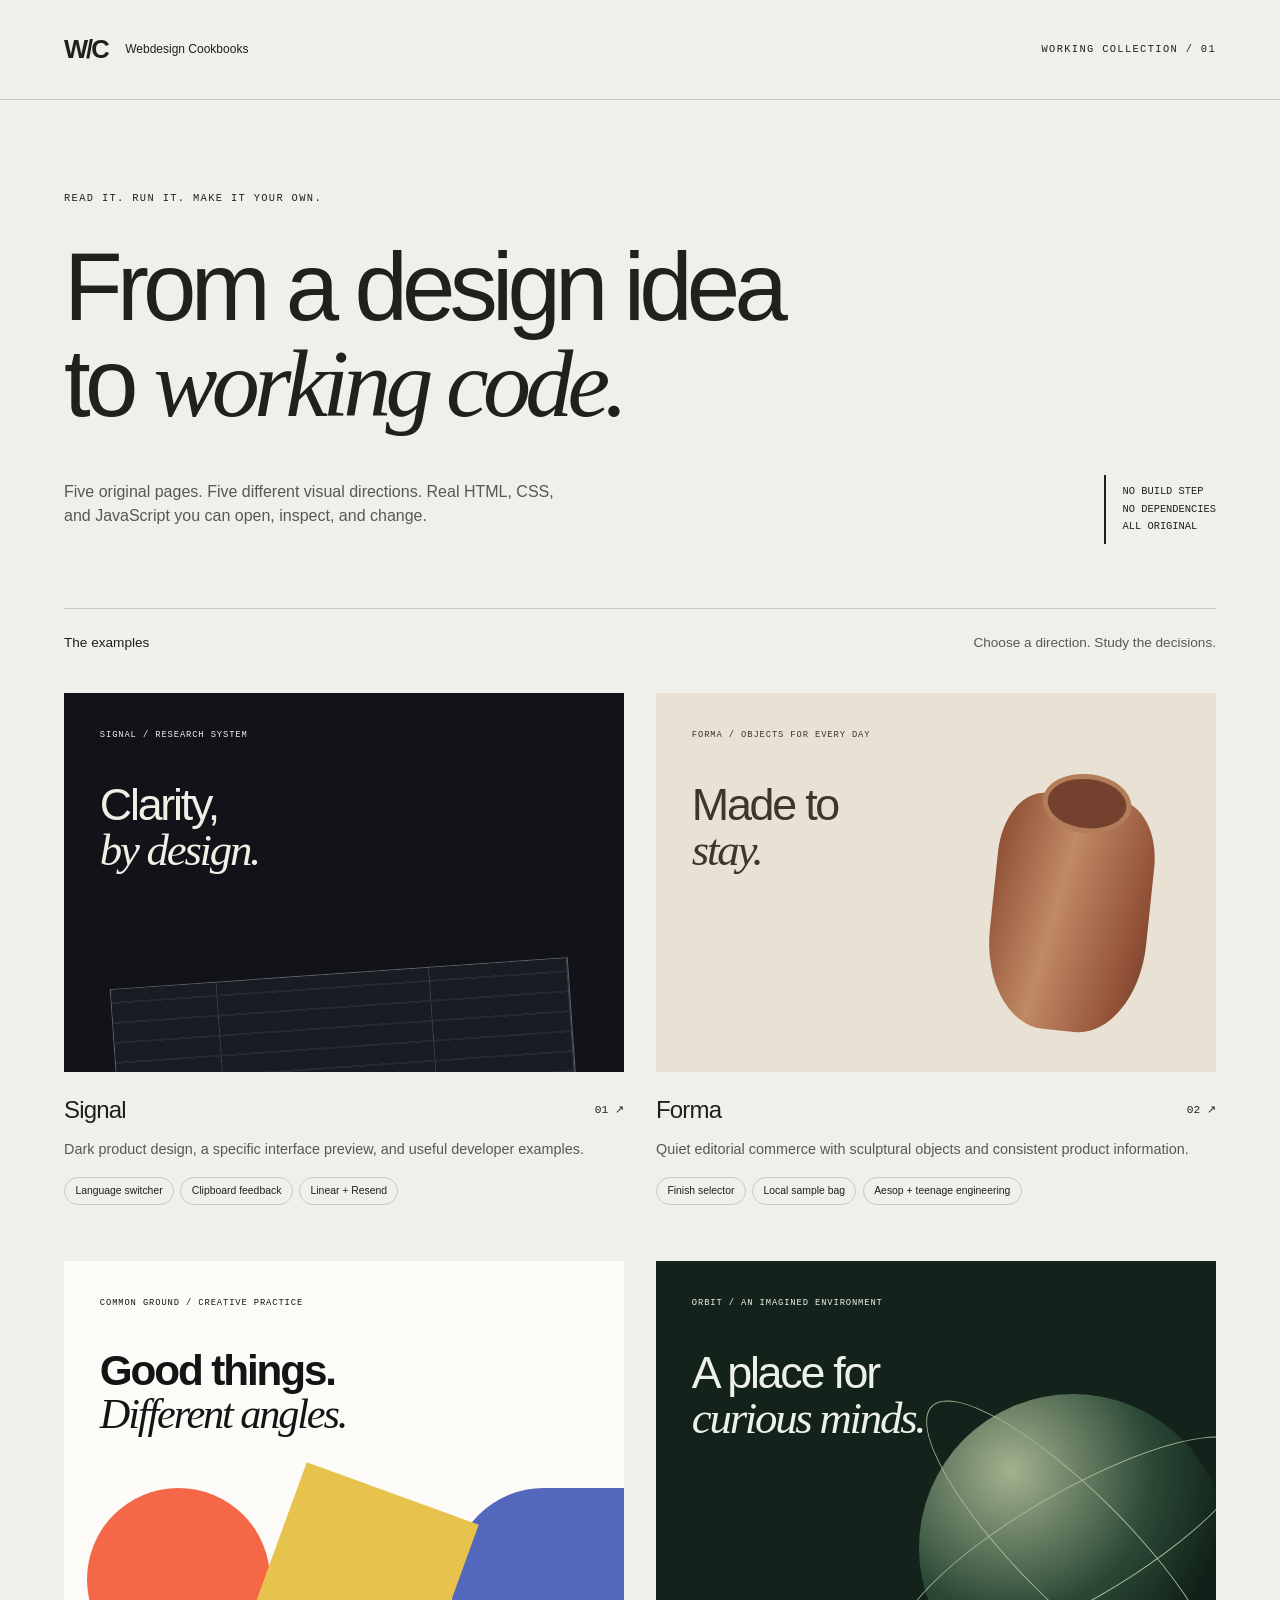
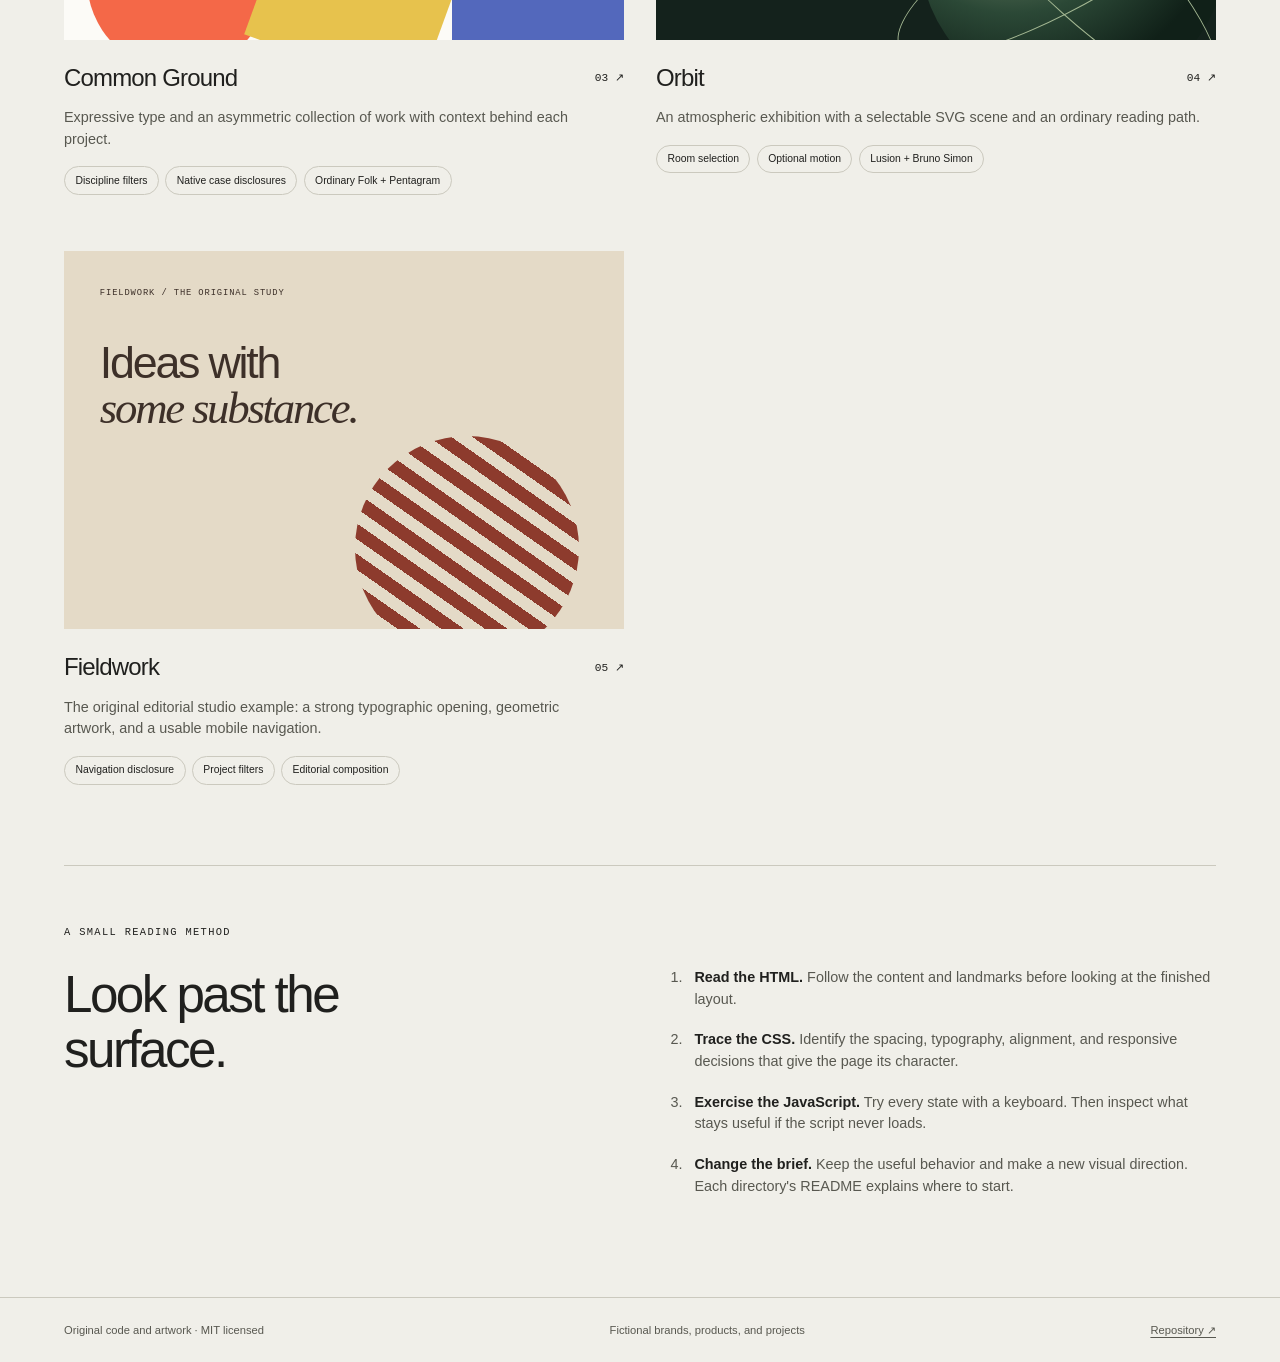
<file: examples/web/index.html>
<!doctype html>
<html lang="en">
<head>
  <meta charset="utf-8">
  <meta name="viewport" content="width=device-width, initial-scale=1">
  <meta name="description" content="Five original working examples of expressive, accessible web design. Vanilla HTML, CSS, and JavaScript, with no dependencies.">
  <title>Working examples — Webdesign Cookbooks</title>
  <link rel="stylesheet" href="styles.css">
</head>
<body>
  <a href="#examples" class="skip">Skip to examples</a>
  <header><a class="brand" href="index.html">W/C<span>Webdesign Cookbooks</span></a><span class="edition">Working collection / 01</span></header>
  <main>
    <section class="intro" aria-labelledby="title"><p class="eyebrow">Read it. Run it. Make it your own.</p><h1 id="title">From a design idea<br>to <em>working code.</em></h1><div class="intro-bottom"><p>Five original pages. Five different visual directions. Real HTML, CSS, and JavaScript you can open, inspect, and change.</p><span class="stamp">NO BUILD STEP<br>NO DEPENDENCIES<br>ALL ORIGINAL</span></div></section>
    <section id="examples" aria-labelledby="examples-title"><div class="section-title"><h2 id="examples-title">The examples</h2><p>Choose a direction. Study the decisions.</p></div>
      <div class="collection">
        <article><a class="example-link" href="signal/index.html"><div class="preview signal" aria-hidden="true"><span>SIGNAL / RESEARCH SYSTEM</span><strong>Clarity,<br><i>by design.</i></strong><div class="mini-workspace"><b></b><b></b><b></b></div></div><div class="card-title"><h3>Signal</h3><span>01 ↗</span></div><p>Dark product design, a specific interface preview, and useful developer examples.</p></a><ul><li>Language switcher</li><li>Clipboard feedback</li><li>Linear + Resend</li></ul></article>
        <article><a class="example-link" href="forma/index.html"><div class="preview forma" aria-hidden="true"><span>FORMA / OBJECTS FOR EVERY DAY</span><strong>Made to<br><i>stay.</i></strong><div class="mini-vase"></div></div><div class="card-title"><h3>Forma</h3><span>02 ↗</span></div><p>Quiet editorial commerce with sculptural objects and consistent product information.</p></a><ul><li>Finish selector</li><li>Local sample bag</li><li>Aesop + teenage engineering</li></ul></article>
        <article><a class="example-link" href="common-ground/index.html"><div class="preview common" aria-hidden="true"><span>COMMON GROUND / CREATIVE PRACTICE</span><strong>Good things.<br><i>Different angles.</i></strong><div class="mini-shapes"><b></b><b></b><b></b></div></div><div class="card-title"><h3>Common Ground</h3><span>03 ↗</span></div><p>Expressive type and an asymmetric collection of work with context behind each project.</p></a><ul><li>Discipline filters</li><li>Native case disclosures</li><li>Ordinary Folk + Pentagram</li></ul></article>
        <article><a class="example-link" href="orbit/index.html"><div class="preview orbit" aria-hidden="true"><span>ORBIT / AN IMAGINED ENVIRONMENT</span><strong>A place for<br><i>curious minds.</i></strong><div class="mini-orbit"><b></b><b></b></div></div><div class="card-title"><h3>Orbit</h3><span>04 ↗</span></div><p>An atmospheric exhibition with a selectable SVG scene and an ordinary reading path.</p></a><ul><li>Room selection</li><li>Optional motion</li><li>Lusion + Bruno Simon</li></ul></article>
        <article class="fieldwork-card"><a class="example-link" href="fieldwork/index.html"><div class="preview fieldwork" aria-hidden="true"><span>FIELDWORK / THE ORIGINAL STUDY</span><strong>Ideas with<br><i>some substance.</i></strong><div class="mini-print"></div></div><div class="card-title"><h3>Fieldwork</h3><span>05 ↗</span></div><p>The original editorial studio example: a strong typographic opening, geometric artwork, and a usable mobile navigation.</p></a><ul><li>Navigation disclosure</li><li>Project filters</li><li>Editorial composition</li></ul></article>
      </div>
    </section>
    <section class="learning" aria-labelledby="learning-title"><p class="eyebrow">A small reading method</p><h2 id="learning-title">Look past the surface.</h2><ol><li><strong>Read the HTML.</strong> Follow the content and landmarks before looking at the finished layout.</li><li><strong>Trace the CSS.</strong> Identify the spacing, typography, alignment, and responsive decisions that give the page its character.</li><li><strong>Exercise the JavaScript.</strong> Try every state with a keyboard. Then inspect what stays useful if the script never loads.</li><li><strong>Change the brief.</strong> Keep the useful behavior and make a new visual direction. Each directory's README explains where to start.</li></ol></section>
  </main>
  <footer><span>Original code and artwork · MIT licensed</span><span>Fictional brands, products, and projects</span><a href="https://github.com/NoseyGames/webdesign-cookbooks">Repository ↗</a></footer>
</body>
</html>
</file>
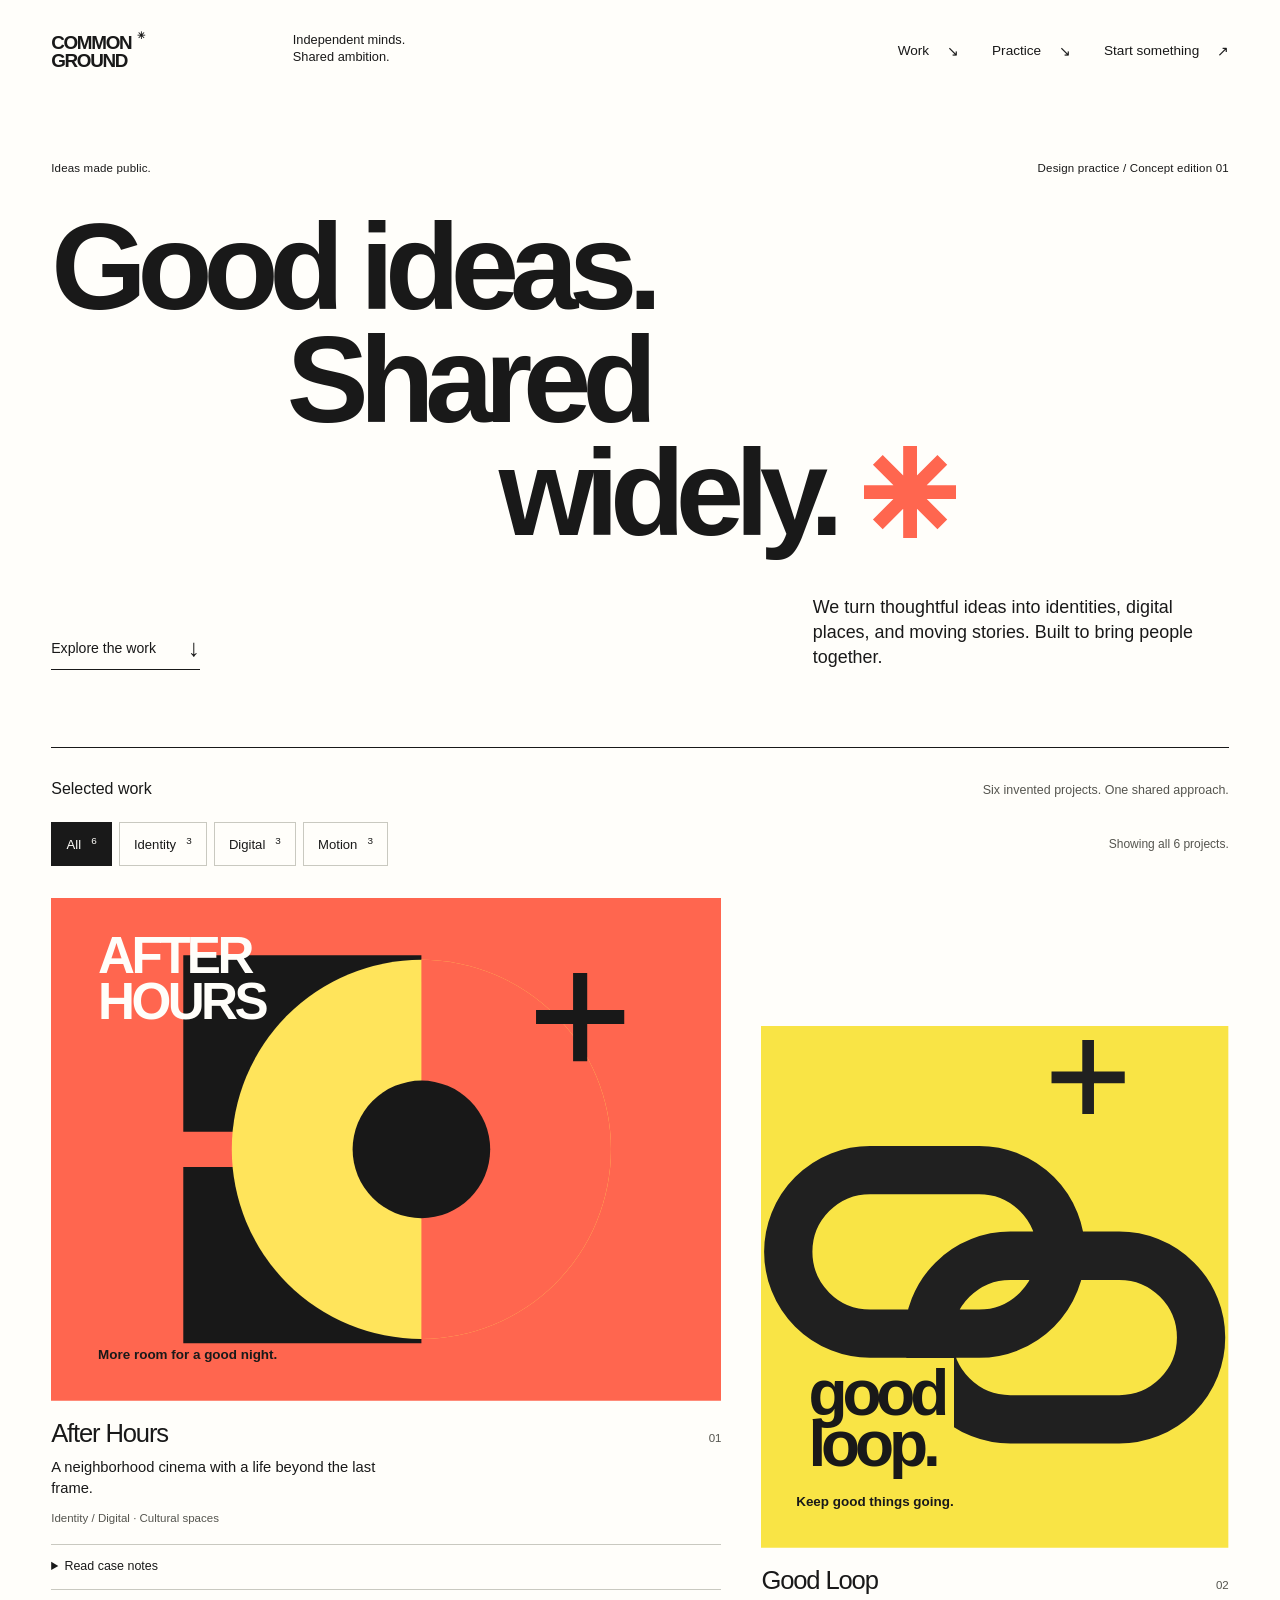
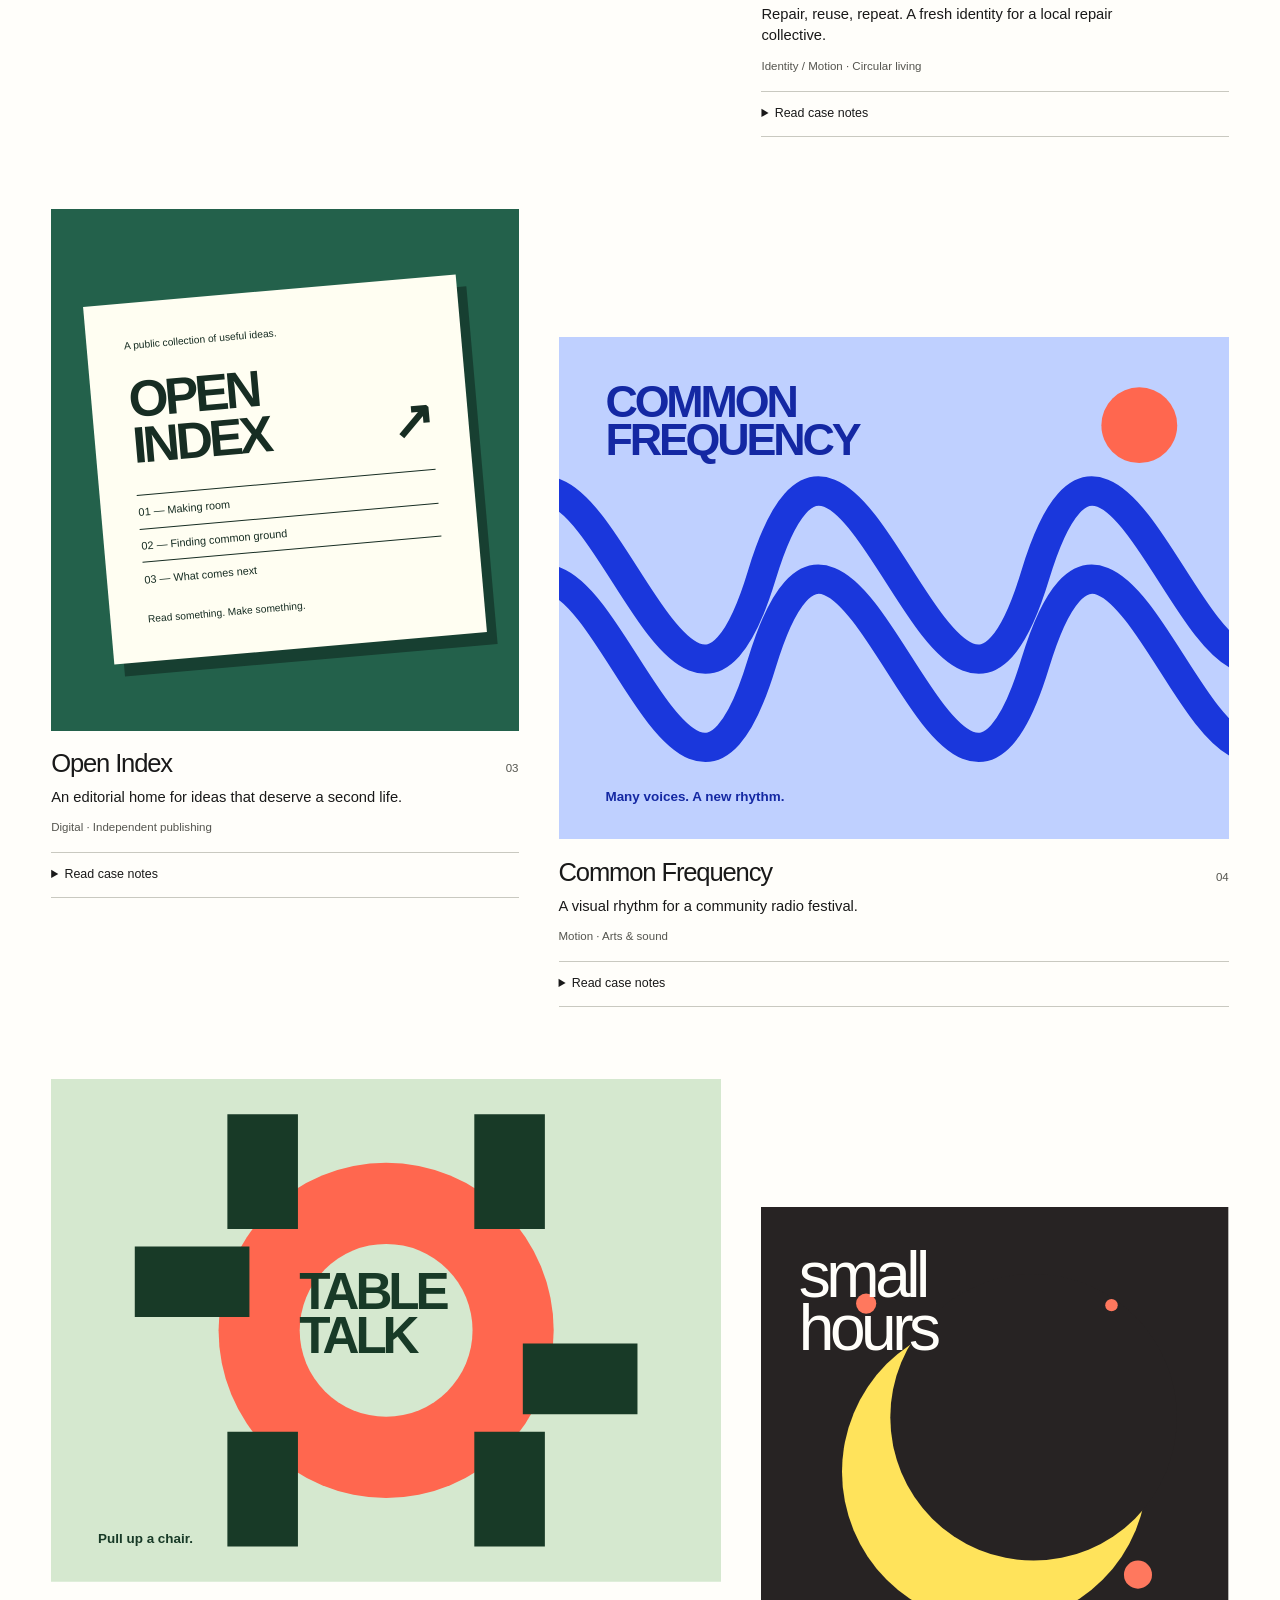
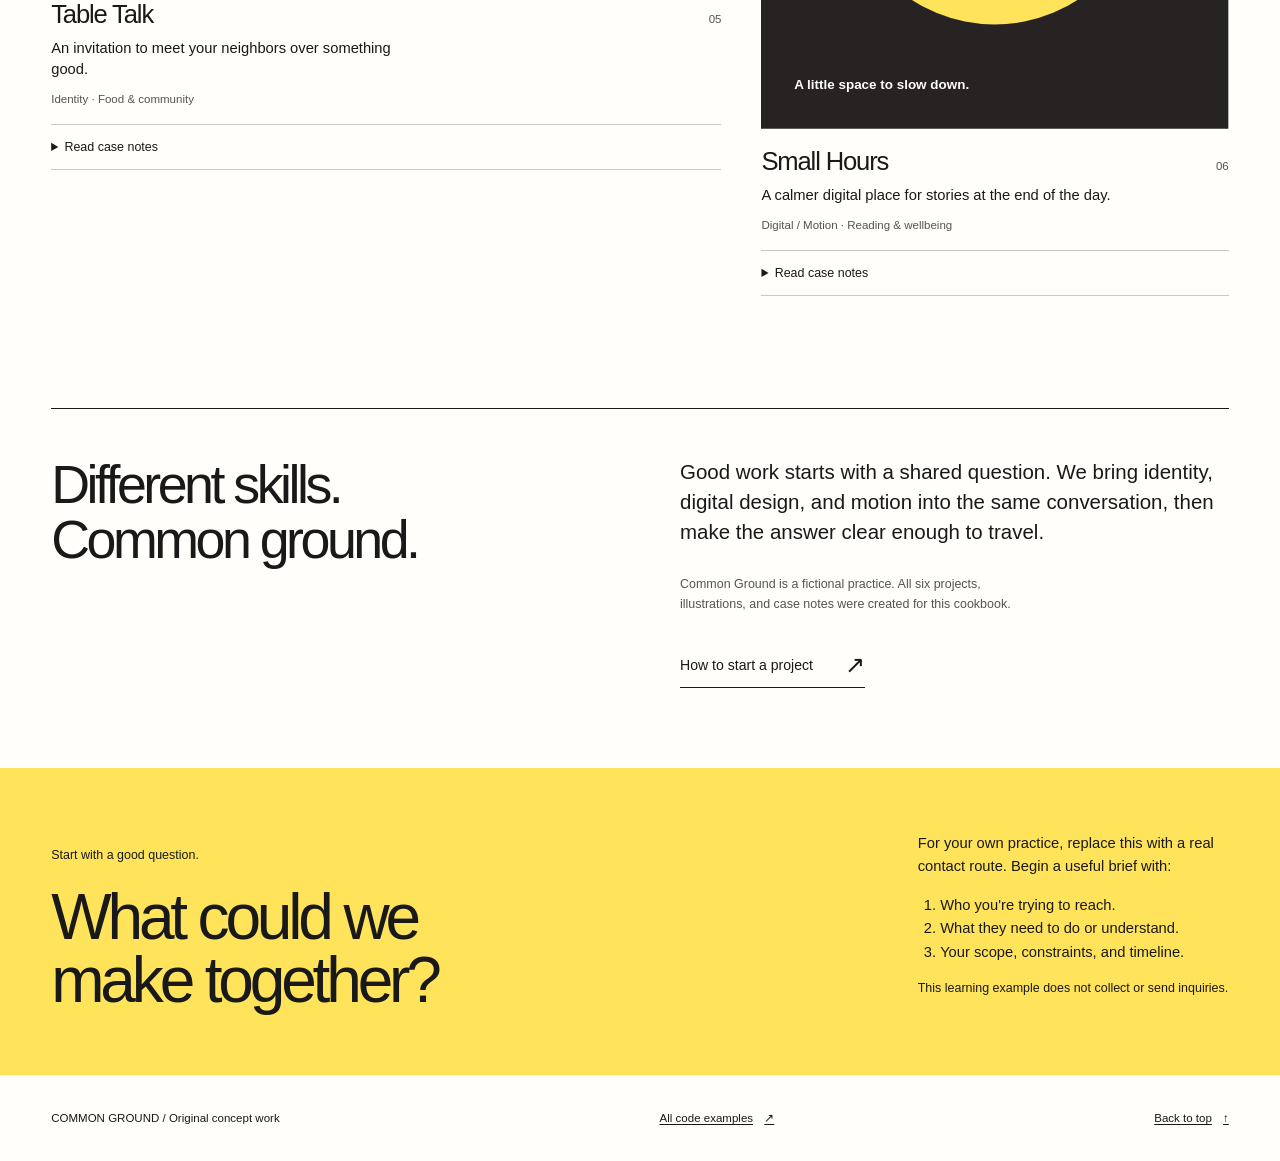
<file: examples/web/common-ground/index.html>
<!doctype html>
<html lang="en">
<head>
  <meta charset="utf-8">
  <meta name="viewport" content="width=device-width, initial-scale=1">
  <meta name="description" content="Common Ground: an original fictional creative practice and a working example of expressive, accessible portfolio design.">
  <title>Common Ground — Ideas made public</title>
  <link rel="stylesheet" href="styles.css">
  <script src="script.js" defer></script>
</head>
<body>
  <a class="skip-link" href="#main">Skip to content</a>
  <header class="site-header shell">
    <a class="wordmark" href="#main" aria-label="Common Ground home">COMMON<br>GROUND<span aria-hidden="true">✳</span></a>
    <p class="header-note">Independent minds.<br>Shared ambition.</p>
    <nav aria-label="Main navigation">
      <a href="#selected-work">Work <span aria-hidden="true">↘</span></a>
      <a href="#practice">Practice <span aria-hidden="true">↘</span></a>
      <a href="#inquiry">Start something <span aria-hidden="true">↗</span></a>
    </nav>
  </header>

  <main id="main">
    <section class="hero shell" aria-labelledby="hero-title">
      <div class="hero-topline"><span>Ideas made public.</span><span>Design practice / Concept edition 01</span></div>
      <!-- A single heading retains its reading order; spans only provide desktop rhythm. -->
      <h1 id="hero-title"><span>Good ideas.</span><span class="line-two">Shared</span><span class="line-three">widely.<svg class="hero-mark" viewBox="0 0 100 100" aria-hidden="true"><path d="M50 0v100M0 50h100M15 15l70 70M15 85l70-70"/></svg></span></h1>
      <div class="hero-bottom">
        <a class="text-link" href="#selected-work">Explore the work <span aria-hidden="true">↓</span></a>
        <p>We turn thoughtful ideas into identities, digital places, and moving stories. Built to bring people together.</p>
      </div>
    </section>

    <section class="work-section shell" id="selected-work" aria-labelledby="work-title">
      <div class="section-heading"><h2 id="work-title">Selected work</h2><p>Six invented projects. One shared approach.</p></div>
      <!-- The complete portfolio is the baseline. JS reveals these controls only after wiring them. -->
      <div class="filter-bar" id="work-filters" hidden>
        <div class="filter-buttons" role="group" aria-label="Filter work by discipline">
          <button type="button" data-filter="all" aria-pressed="true" aria-controls="work-list">All <span data-count>6</span></button>
          <button type="button" data-filter="identity" aria-pressed="false" aria-controls="work-list">Identity <span data-count>3</span></button>
          <button type="button" data-filter="digital" aria-pressed="false" aria-controls="work-list">Digital <span data-count>3</span></button>
          <button type="button" data-filter="motion" aria-pressed="false" aria-controls="work-list">Motion <span data-count>3</span></button>
        </div>
        <p id="result-count" role="status" aria-live="polite" aria-atomic="true">Showing all 6 projects.</p>
      </div>

      <div class="work-list" id="work-list">
        <article class="project project-wide" data-disciplines="identity digital" aria-labelledby="project-afterhours">
          <div class="project-art art-afterhours" aria-hidden="true">
            <svg viewBox="0 0 760 570" preserveAspectRatio="xMidYMid slice" focusable="false"><path d="M0 0h760v570H0z" fill="#ff664f"/><path d="M150 65h270v200H150zM150 305h270v200H150z" fill="#181818"/><circle cx="420" cy="285" r="215" fill="#ffe45b"/><path d="M420 70a215 215 0 0 1 0 430z" fill="#ff664f"/><circle cx="420" cy="285" r="78" fill="#181818"/><path d="M600 85v100m-50-50h100" stroke="#181818" stroke-width="16"/></svg>
            <span class="art-label">AFTER<br>HOURS</span><span class="art-caption">More room for a good night.</span>
          </div>
          <div class="project-heading"><h3 id="project-afterhours">After Hours</h3><span>01</span></div>
          <p class="project-description">A neighborhood cinema with a life beyond the last frame.</p>
          <p class="project-meta">Identity / Digital · Cultural spaces</p>
          <details><summary>Read case notes<span class="sr-only">: After Hours</span></summary><div class="case-notes"><p><strong>Challenge.</strong> Give a fictional independent cinema a clear way to promote films, talks, and late-night gatherings.</p><p><strong>Decision.</strong> A cropped circular symbol suggests both a projector and a meeting place. Event dates remain live text, with a consistent booking route.</p><p><strong>Concept outcome.</strong> An adaptable identity and proposed event index. This is invented work; attendance and booking results have not been measured.</p></div></details>
        </article>

        <article class="project project-narrow" data-disciplines="identity motion" aria-labelledby="project-good-loop">
          <div class="project-art art-loop" aria-hidden="true">
            <svg viewBox="0 0 600 670" preserveAspectRatio="xMidYMid slice" focusable="false"><path fill="#f9e445" d="M0 0h600v670H0z"/><path d="M140 185h140a105 105 0 0 1 0 210H140a105 105 0 0 1 0-210zm180 110h140a105 105 0 0 1 0 210H320a105 105 0 0 1 0-210z" fill="none" stroke="#202020" stroke-width="62"/><path d="M420 18v95m-47-47h94" stroke="#202020" stroke-width="15"/></svg>
            <span class="loop-label">good<br>loop.</span><span class="art-caption">Keep good things going.</span>
          </div>
          <div class="project-heading"><h3 id="project-good-loop">Good Loop</h3><span>02</span></div>
          <p class="project-description">Repair, reuse, repeat. A fresh identity for a local repair collective.</p>
          <p class="project-meta">Identity / Motion · Circular living</p>
          <details><summary>Read case notes<span class="sr-only">: Good Loop</span></summary><div class="case-notes"><p><strong>Challenge.</strong> Make a fictional repair service feel welcoming to people who have never fixed anything.</p><p><strong>Decision.</strong> Interlocking loops express exchange. A three-step repair story would animate only on request and always have a static equivalent.</p><p><strong>Concept outcome.</strong> A visual identity and motion direction, represented here by an original still. No video, real service, or customer outcome is implied.</p></div></details>
        </article>

        <article class="project project-narrow" data-disciplines="digital" aria-labelledby="project-open-index">
          <div class="project-art art-index" aria-hidden="true">
            <div class="index-paper"><span class="index-tiny">A public collection of useful ideas.</span><strong>OPEN<br>INDEX<span>↗</span></strong><div class="index-rule">01 — Making room</div><div class="index-rule">02 — Finding common ground</div><div class="index-rule">03 — What comes next</div><span class="index-tiny">Read something. Make something.</span></div>
          </div>
          <div class="project-heading"><h3 id="project-open-index">Open Index</h3><span>03</span></div>
          <p class="project-description">An editorial home for ideas that deserve a second life.</p>
          <p class="project-meta">Digital · Independent publishing</p>
          <details><summary>Read case notes<span class="sr-only">: Open Index</span></summary><div class="case-notes"><p><strong>Challenge.</strong> Help readers find useful essays in an invented independent publication.</p><p><strong>Decision.</strong> Use a clear typographic index, descriptive article titles, and persistent topic labels. Reading comes before decoration.</p><p><strong>Concept outcome.</strong> A proposed editorial system. The miniature cover above is an illustration, not a working article browser; this page's project filters are the live example.</p></div></details>
        </article>

        <article class="project project-wide" data-disciplines="motion" aria-labelledby="project-common-frequency">
          <div class="project-art art-frequency" aria-hidden="true">
            <svg viewBox="0 0 760 570" preserveAspectRatio="xMidYMid slice" focusable="false"><path fill="#bfd0ff" d="M0 0h760v570H0z"/><g fill="none" stroke="#1a37dc" stroke-width="33"><path d="M-80 270c100-330 210 330 310 0S440 600 540 270s210 330 310 0"/><path d="M-80 370c100-330 210 330 310 0S440 700 540 370s210 330 310 0"/></g><circle cx="658" cy="100" r="43" fill="#ff674f"/></svg>
            <span class="frequency-label">COMMON<br>FREQUENCY</span><span class="art-caption">Many voices. A new rhythm.</span>
          </div>
          <div class="project-heading"><h3 id="project-common-frequency">Common Frequency</h3><span>04</span></div>
          <p class="project-description">A visual rhythm for a community radio festival.</p>
          <p class="project-meta">Motion · Arts &amp; sound</p>
          <details><summary>Read case notes<span class="sr-only">: Common Frequency</span></summary><div class="case-notes"><p><strong>Challenge.</strong> Connect a fictional festival's different voices without giving each one a separate visual system.</p><p><strong>Decision.</strong> Repeated wave geometry creates a shared rhythm. Any future animation would accompany the program rather than delay access to it.</p><p><strong>Concept outcome.</strong> An original poster and motion storyboard direction. This demo intentionally uses a still and makes no claim about a produced film or audience response.</p></div></details>
        </article>

        <article class="project project-wide" data-disciplines="identity" aria-labelledby="project-table-talk">
          <div class="project-art art-table" aria-hidden="true">
            <svg viewBox="0 0 760 570" preserveAspectRatio="xMidYMid slice" focusable="false"><path fill="#d5e8cf" d="M0 0h760v570H0z"/><circle cx="380" cy="285" r="190" fill="#ff674f"/><g fill="#183a27"><path d="M200 40h80v130h-80zM480 40h80v130h-80zM200 400h80v130h-80zM480 400h80v130h-80zM95 190h130v80H95zM535 300h130v80H535z"/></g><circle cx="380" cy="285" r="98" fill="#d5e8cf"/></svg>
            <span class="table-label">TABLE<br>TALK</span><span class="art-caption">Pull up a chair.</span>
          </div>
          <div class="project-heading"><h3 id="project-table-talk">Table Talk</h3><span>05</span></div>
          <p class="project-description">An invitation to meet your neighbors over something good.</p>
          <p class="project-meta">Identity · Food &amp; community</p>
          <details><summary>Read case notes<span class="sr-only">: Table Talk</span></summary><div class="case-notes"><p><strong>Challenge.</strong> Make an invented neighborhood supper club feel open to first-time guests.</p><p><strong>Decision.</strong> Chairs and a shared table become simple geometric building blocks. Practical event information sits beside artwork, never embedded within it.</p><p><strong>Concept outcome.</strong> A flexible print and social identity. The project is fictional and has no real event reservations or measured participation.</p></div></details>
        </article>

        <article class="project project-narrow" data-disciplines="digital motion" aria-labelledby="project-small-hours">
          <div class="project-art art-hours" aria-hidden="true">
            <svg viewBox="0 0 600 670" preserveAspectRatio="xMidYMid slice" focusable="false"><path fill="#272323" d="M0 0h600v670H0z"/><circle cx="300" cy="340" r="196" fill="#ffe35b"/><circle cx="350" cy="270" r="184" fill="#272323"/><g fill="#ff785e"><circle cx="135" cy="124" r="13"/><circle cx="484" cy="472" r="18"/><circle cx="450" cy="126" r="8"/></g></svg>
            <span class="hours-label">small<br>hours</span><span class="art-caption">A little space to slow down.</span>
          </div>
          <div class="project-heading"><h3 id="project-small-hours">Small Hours</h3><span>06</span></div>
          <p class="project-description">A calmer digital place for stories at the end of the day.</p>
          <p class="project-meta">Digital / Motion · Reading &amp; wellbeing</p>
          <details><summary>Read case notes<span class="sr-only">: Small Hours</span></summary><div class="case-notes"><p><strong>Challenge.</strong> Introduce a fictional evening reading collection without adding more noise to the day.</p><p><strong>Decision.</strong> Use quiet spacing, a readable text mode, and optional short transitions. Do not auto-play audio or make motion necessary for navigation.</p><p><strong>Concept outcome.</strong> A digital art direction illustrated here with a static night motif. There are no medical claims, real subscribers, or completed app behind this concept.</p></div></details>
        </article>
      </div>
    </section>

    <section class="practice shell" id="practice" aria-labelledby="practice-title">
      <h2 id="practice-title">Different skills.<br>Common ground.</h2>
      <div class="practice-copy"><p>Good work starts with a shared question. We bring identity, digital design, and motion into the same conversation, then make the answer clear enough to travel.</p><p class="small-copy">Common Ground is a fictional practice. All six projects, illustrations, and case notes were created for this cookbook.</p><a class="text-link" href="#inquiry">How to start a project <span aria-hidden="true">↗</span></a></div>
    </section>

    <section class="inquiry" id="inquiry" aria-labelledby="inquiry-title"><div class="shell inquiry-inner"><div><p class="eyebrow">Start with a good question.</p><h2 id="inquiry-title">What could we<br>make together?</h2></div><div class="inquiry-copy"><p>For your own practice, replace this with a real contact route. Begin a useful brief with:</p><ol><li>Who you're trying to reach.</li><li>What they need to do or understand.</li><li>Your scope, constraints, and timeline.</li></ol><p class="small-copy">This learning example does not collect or send inquiries.</p></div></div></section>
  </main>
  <footer class="site-footer shell"><p>COMMON GROUND / Original concept work</p><a href="../index.html">All code examples <span aria-hidden="true">↗</span></a><a href="#main">Back to top <span aria-hidden="true">↑</span></a></footer>
</body>
</html>
</file>
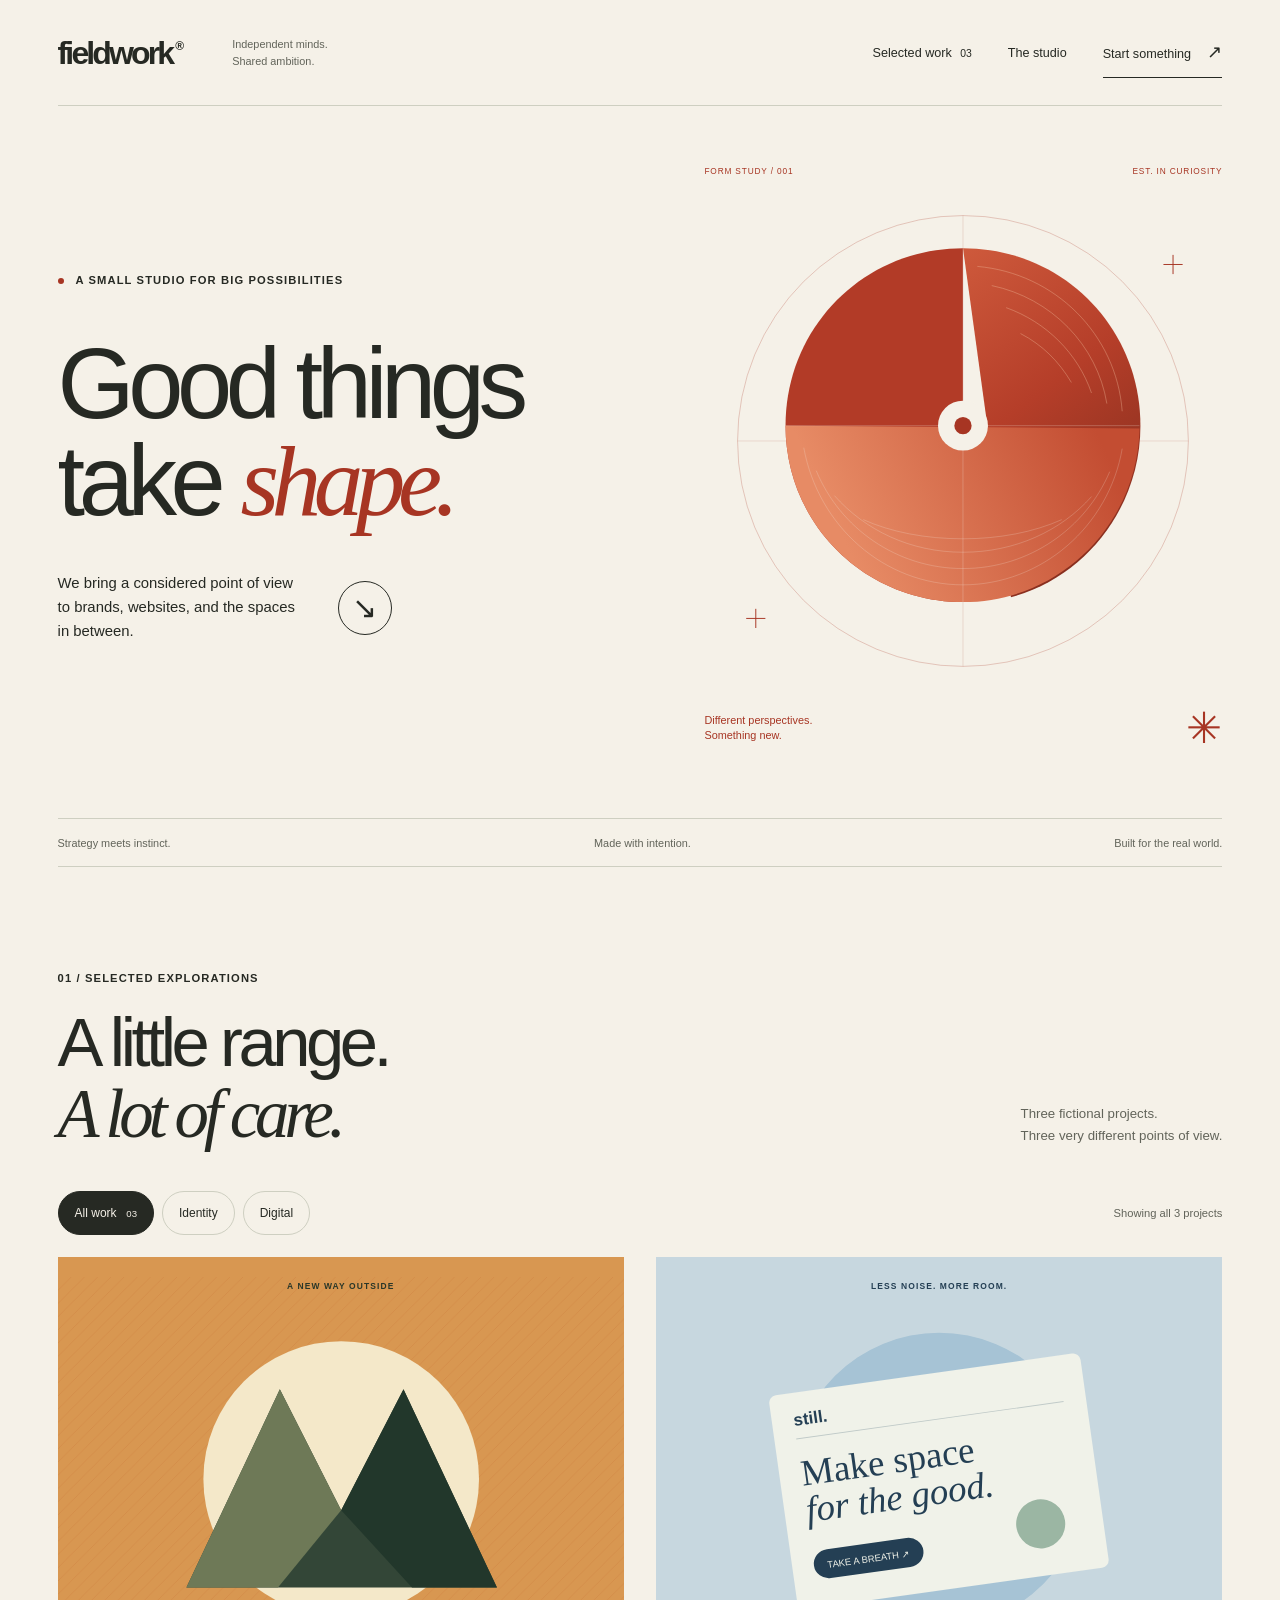
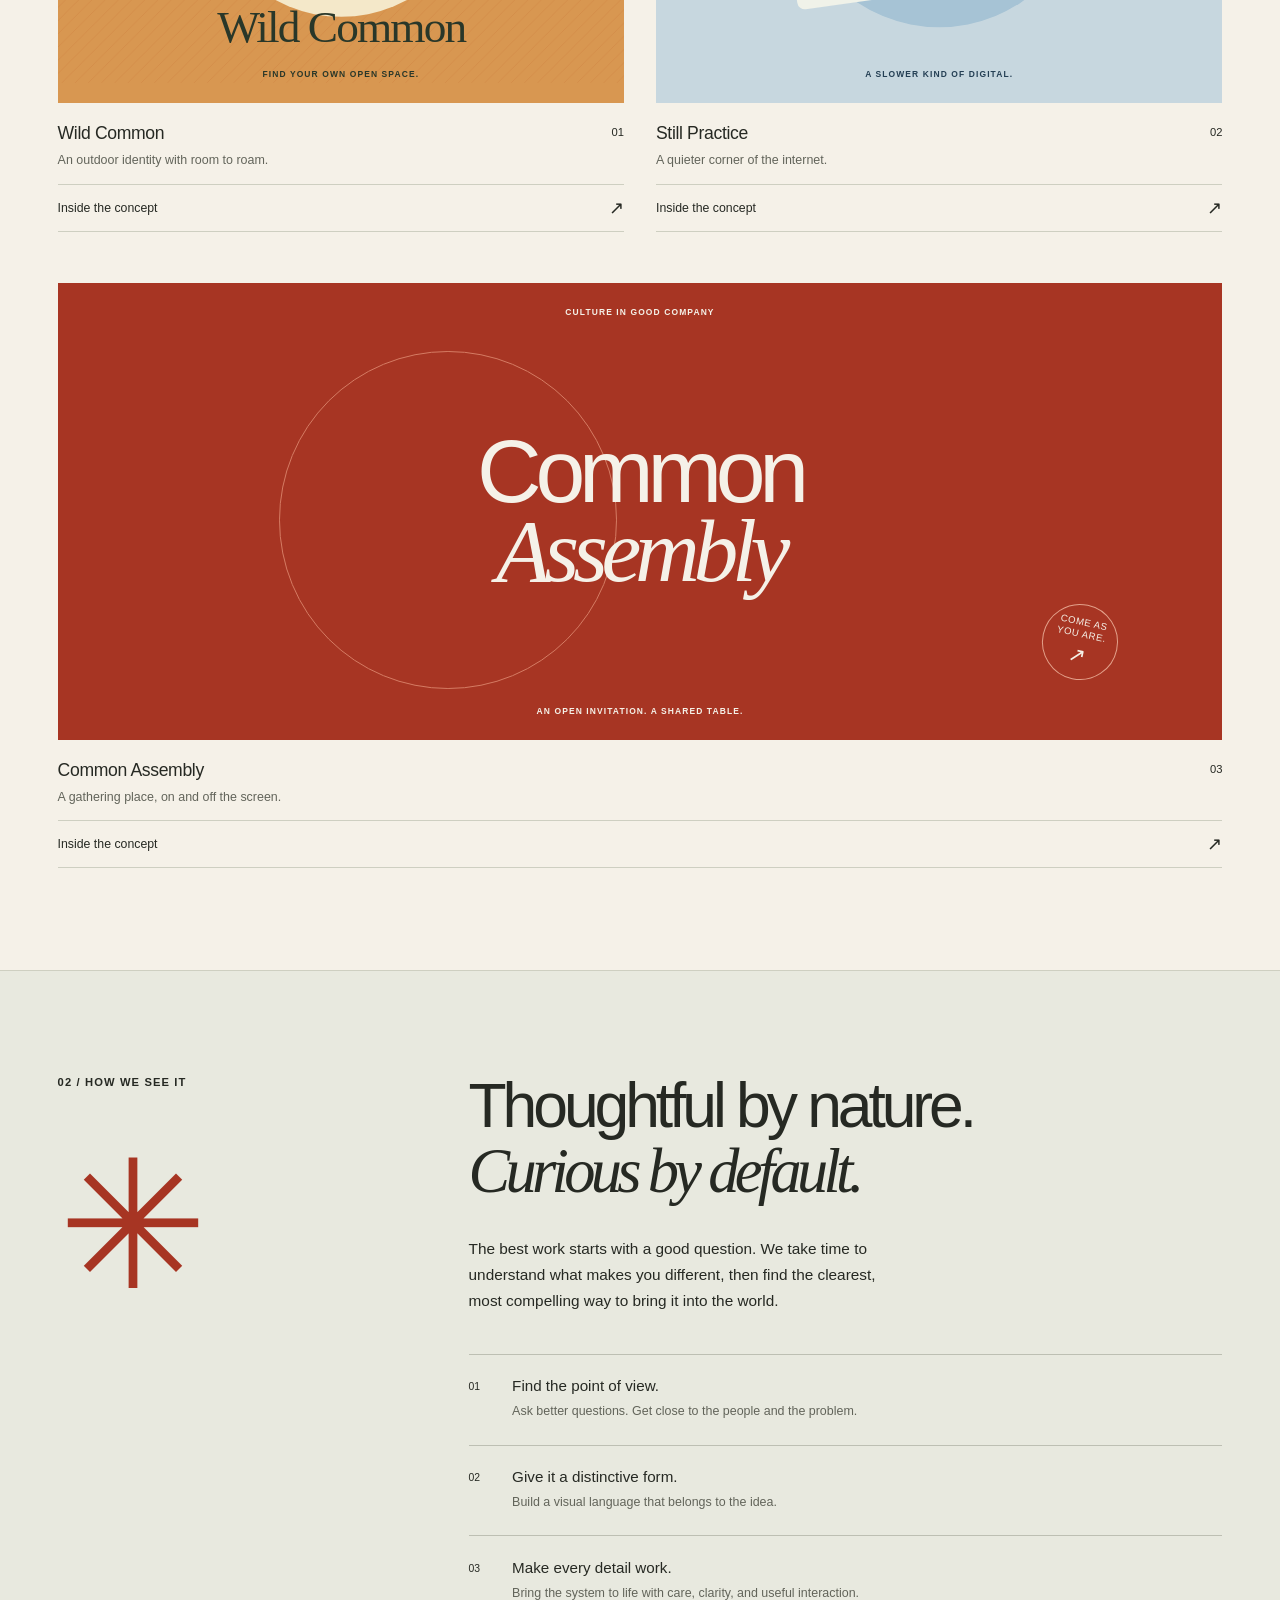
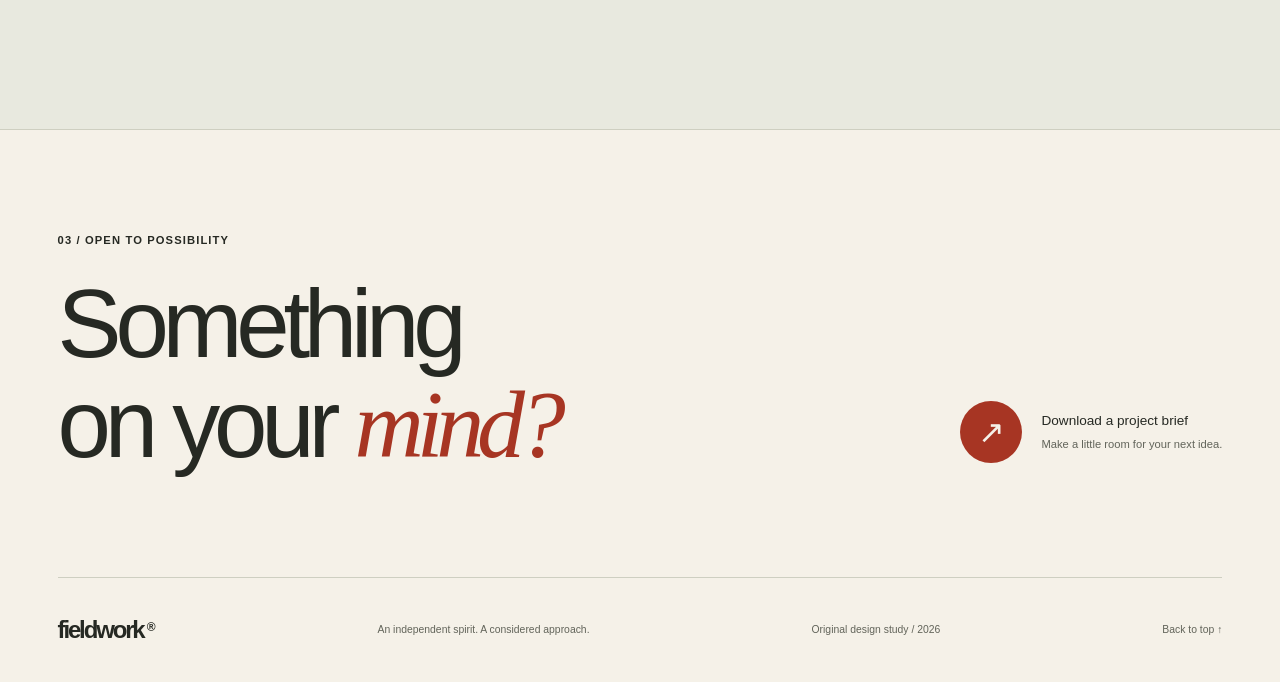
<file: examples/web/fieldwork/index.html>
<!doctype html>
<html lang="en">
<head>
  <meta charset="utf-8">
  <meta name="viewport" content="width=device-width, initial-scale=1">
  <meta name="description" content="Fieldwork: an original design-study website for an independent creative studio.">
  <meta name="theme-color" content="#f5f1e8">
  <title>Fieldwork — Good things take shape.</title>
  <link rel="icon" href="data:image/svg+xml,%3Csvg xmlns='http://www.w3.org/2000/svg' viewBox='0 0 40 40'%3E%3Crect width='40' height='40' rx='20' fill='%23a73523'/%3E%3Cpath d='M12 30V10h17v5H18v4h9v5h-9v6' fill='%23f5f1e8'/%3E%3C/svg%3E">
  <link rel="stylesheet" href="styles.css">
  <script src="script.js" defer></script>
</head>
<body>
  <a class="skip-link" href="#main">Skip to content</a>
  <header class="site-header shell">
    <a class="wordmark" href="#" aria-label="Fieldwork, home">fieldwork<span aria-hidden="true">®</span></a>
    <span class="header-note">Independent minds.<br>Shared ambition.</span>
    <button class="menu-toggle" type="button" aria-expanded="false" aria-controls="site-nav" hidden>Menu <span aria-hidden="true">+</span></button>
    <nav id="site-nav" aria-label="Main navigation">
      <a href="#work">Selected work <span aria-hidden="true">03</span></a>
      <a href="#studio">The studio</a>
      <a class="nav-contact" href="#contact">Start something <span aria-hidden="true">↗</span></a>
    </nav>
  </header>

  <main id="main">
    <section class="hero shell" aria-labelledby="hero-heading">
      <div class="hero-copy">
        <p class="eyebrow"><span class="status-dot" aria-hidden="true"></span> A small studio for big possibilities</p>
        <h1 id="hero-heading">Good things<br>take <em>shape.</em></h1>
        <div class="hero-bottom">
          <p>We bring a considered point of view to brands, websites, and the spaces in between.</p>
          <a class="round-link" href="#work" aria-label="Explore selected work"><span aria-hidden="true">↘</span></a>
        </div>
      </div>
      <div class="hero-figure">
        <div class="figure-meta"><span>FORM STUDY / 001</span><span>EST. IN CURIOSITY</span></div>
        <svg class="hero-art" viewBox="0 0 540 540" fill="none" aria-hidden="true">
          <defs>
            <linearGradient id="fold" x1="120" y1="80" x2="420" y2="480" gradientUnits="userSpaceOnUse"><stop stop-color="#da6745"/><stop offset=".5" stop-color="#b53e29"/><stop offset="1" stop-color="#712719"/></linearGradient>
            <linearGradient id="front" x1="140" y1="360" x2="400" y2="240" gradientUnits="userSpaceOnUse"><stop stop-color="#e78b65"/><stop offset="1" stop-color="#c34d32"/></linearGradient>
          </defs>
          <circle cx="270" cy="270" r="235" stroke="#a73523" stroke-opacity=".25"/>
          <path d="M35 270h470M270 35v470" stroke="#a73523" stroke-opacity=".14"/>
          <g class="sculpture">
            <path d="M270 69C373 69 455 151 455 254c0 85-57 158-135 179L270 69Z" fill="url(#fold)"/>
            <path d="M270 69c-103 0-185 82-185 185 0 102 82 184 185 184V69Z" fill="#b23b27"/>
            <path d="M85 254c0 102 82 184 185 184 101 0 182-81 184-181L85 254Z" fill="url(#front)"/>
            <path d="M85 254h369M270 69v369" stroke="#f5f1e8" stroke-opacity=".24"/>
            <path d="M104 277c15 82 84 143 166 143s152-61 166-142M117 301c25 60 84 102 153 102s128-42 153-101M136 327c32 36 79 59 134 59 54 0 102-22 134-58M166 352c29 13 65 20 104 20 38 0 74-7 103-20" stroke="#f5f1e8" stroke-opacity=".22"/>
            <path d="M285 88c81 7 145 71 151 151M300 108c62 13 110 62 120 123M315 131c42 15 75 48 89 89M330 158c23 12 40 29 53 51" stroke="#efb898" stroke-opacity=".4"/>
            <circle cx="270" cy="254" r="26" fill="#f5f1e8"/>
            <circle cx="270" cy="254" r="9" fill="#a73523"/>
          </g>
          <path d="M44 455h20m-10-10v20M479 86h20m-10-10v20" stroke="#a73523"/>
        </svg>
        <div class="figure-caption"><span>Different perspectives.<br>Something new.</span><span class="caption-star" aria-hidden="true">✳</span></div>
      </div>
    </section>

    <div class="manifesto-strip shell"><span>Strategy meets instinct.</span><span>Made with intention.</span><span>Built for the real world.</span></div>

    <section class="work shell section-space" id="work" aria-labelledby="work-heading">
      <div class="section-heading">
        <div><p class="eyebrow">01 / Selected explorations</p><h2 id="work-heading">A little range.<br><em>A lot of care.</em></h2></div>
        <p>Three fictional projects.<br>Three very different points of view.</p>
      </div>
      <div class="work-tools" hidden>
        <div class="filters" role="group" aria-label="Filter projects">
          <button type="button" data-filter="all" aria-pressed="true">All work <span>03</span></button>
          <button type="button" data-filter="identity" aria-pressed="false">Identity</button>
          <button type="button" data-filter="digital" aria-pressed="false">Digital</button>
        </div>
        <p class="result-count" role="status" aria-live="polite" aria-atomic="true">Showing all 3 projects</p>
      </div>
      <div class="project-grid">
        <article class="project" data-category="identity">
          <div class="project-image image-ochre" aria-hidden="true">
            <span class="art-label">A NEW WAY OUTSIDE</span>
            <svg viewBox="0 0 600 430" class="project-art"><defs><pattern id="grain-lines" width="14" height="14" patternUnits="userSpaceOnUse"><path d="M0 14 14 0" stroke="#c56f31" stroke-width="1" opacity=".25"/></pattern></defs><rect width="600" height="430" fill="url(#grain-lines)"/><circle cx="300" cy="214" r="146" fill="#f4e8c9"/><path d="M136 329 235 119l65 128 66-128 99 210H136Z" fill="#334637"/><path d="m235 119 65 128-67 82H136l99-210Z" fill="#6e7957"/><path d="m366 119 99 210h-90l-75-82 66-128Z" fill="#22372b"/><text x="300" y="387" text-anchor="middle" fill="#293729" font-family="Georgia, serif" font-size="48" letter-spacing="-2">Wild Common</text></svg>
            <span class="art-footer">FIND YOUR OWN OPEN SPACE.</span>
          </div>
          <div class="project-caption"><div><h3>Wild Common</h3><p>An outdoor identity with room to roam.</p></div><span class="project-index">01</span></div>
          <details><summary>Inside the concept <span aria-hidden="true">↗</span></summary><p>A warm, grounded identity for an imagined outdoor collective. A simple mountain mark, generous space, and an earthy palette make the system feel equally at home on a trail sign or a screen.</p></details>
        </article>
        <article class="project" data-category="digital">
          <div class="project-image image-blue" aria-hidden="true">
            <span class="art-label">LESS NOISE. MORE ROOM.</span>
            <svg viewBox="0 0 600 430" class="project-art"><circle cx="300" cy="215" r="156" fill="#a6c3d5"/><rect x="133" y="102" width="333" height="229" rx="8" fill="#f0f2e9" transform="rotate(-8 300 215)"/><g transform="rotate(-8 300 215)" fill="#243f54"><text x="156" y="137" font-size="18" font-family="Arial, sans-serif" font-weight="bold">still.</text><path d="M156 151h286" stroke="#c1cbc9"/><text x="156" y="201" font-size="39" font-family="Georgia, serif">Make space</text><text x="156" y="240" font-size="39" font-family="Georgia, serif" font-style="italic">for the good.</text><rect x="156" y="271" width="117" height="31" rx="16"/><text x="214" y="291" text-anchor="middle" fill="#f0f2e9" font-size="10" font-family="Arial, sans-serif">TAKE A BREATH ↗</text><circle cx="400" cy="276" r="26" fill="#9bb6a3"/></g></svg>
            <span class="art-footer">A SLOWER KIND OF DIGITAL.</span>
          </div>
          <div class="project-caption"><div><h3>Still Practice</h3><p>A quieter corner of the internet.</p></div><span class="project-index">02</span></div>
          <details><summary>Inside the concept <span aria-hidden="true">↗</span></summary><p>A digital concept for an imagined mindfulness practice. Quiet color, clear reading order, and restrained interaction support the content. The central invitation remains visible without requiring motion or a video.</p></details>
        </article>
        <article class="project project-wide" data-category="identity digital">
          <div class="project-image image-red" aria-hidden="true">
            <span class="art-label">CULTURE IN GOOD COMPANY</span>
            <div class="assembly-art project-art"><span class="assembly-orbit"></span><span class="assembly-type">Common<br><em>Assembly</em></span><span class="assembly-stamp">COME AS<br>YOU ARE.<br><span>↗</span></span></div>
            <span class="art-footer">AN OPEN INVITATION. A SHARED TABLE.</span>
          </div>
          <div class="project-caption"><div><h3>Common Assembly</h3><p>A gathering place, on and off the screen.</p></div><span class="project-index">03</span></div>
          <details><summary>Inside the concept <span aria-hidden="true">↗</span></summary><p>An identity and editorial website concept for an imagined cultural venue. Oversized, closely set type creates energy while simple navigation keeps the program usable. A single circle becomes a flexible device across posters and digital layouts.</p></details>
        </article>
      </div>
    </section>

    <section class="studio section-space" id="studio" aria-labelledby="studio-heading">
      <div class="shell studio-grid">
        <div><p class="eyebrow">02 / How we see it</p><span class="studio-symbol" aria-hidden="true">✳</span></div>
        <div><h2 id="studio-heading">Thoughtful by nature.<br><em>Curious by default.</em></h2><p class="studio-intro">The best work starts with a good question. We take time to understand what makes you different, then find the clearest, most compelling way to bring it into the world.</p>
          <ol class="method-list"><li><span>01</span><div><h3>Find the point of view.</h3><p>Ask better questions. Get close to the people and the problem.</p></div></li><li><span>02</span><div><h3>Give it a distinctive form.</h3><p>Build a visual language that belongs to the idea.</p></div></li><li><span>03</span><div><h3>Make every detail work.</h3><p>Bring the system to life with care, clarity, and useful interaction.</p></div></li></ol>
        </div>
      </div>
    </section>

    <section class="contact shell section-space" id="contact" aria-labelledby="contact-heading"><p class="eyebrow">03 / Open to possibility</p><div class="contact-row"><h2 id="contact-heading">Something<br>on your <em>mind?</em></h2><a class="brief-link" href="project-brief.txt" download><span class="brief-arrow" aria-hidden="true">↗</span><span>Download a project brief<br><small>Make a little room for your next idea.</small></span></a></div></section>
  </main>
  <footer class="site-footer shell"><a class="wordmark" href="#">fieldwork<span aria-hidden="true">®</span></a><p>An independent spirit. A considered approach.</p><p>Original design study / 2026</p><a href="#main">Back to top ↑</a></footer>
</body>
</html>
</file>
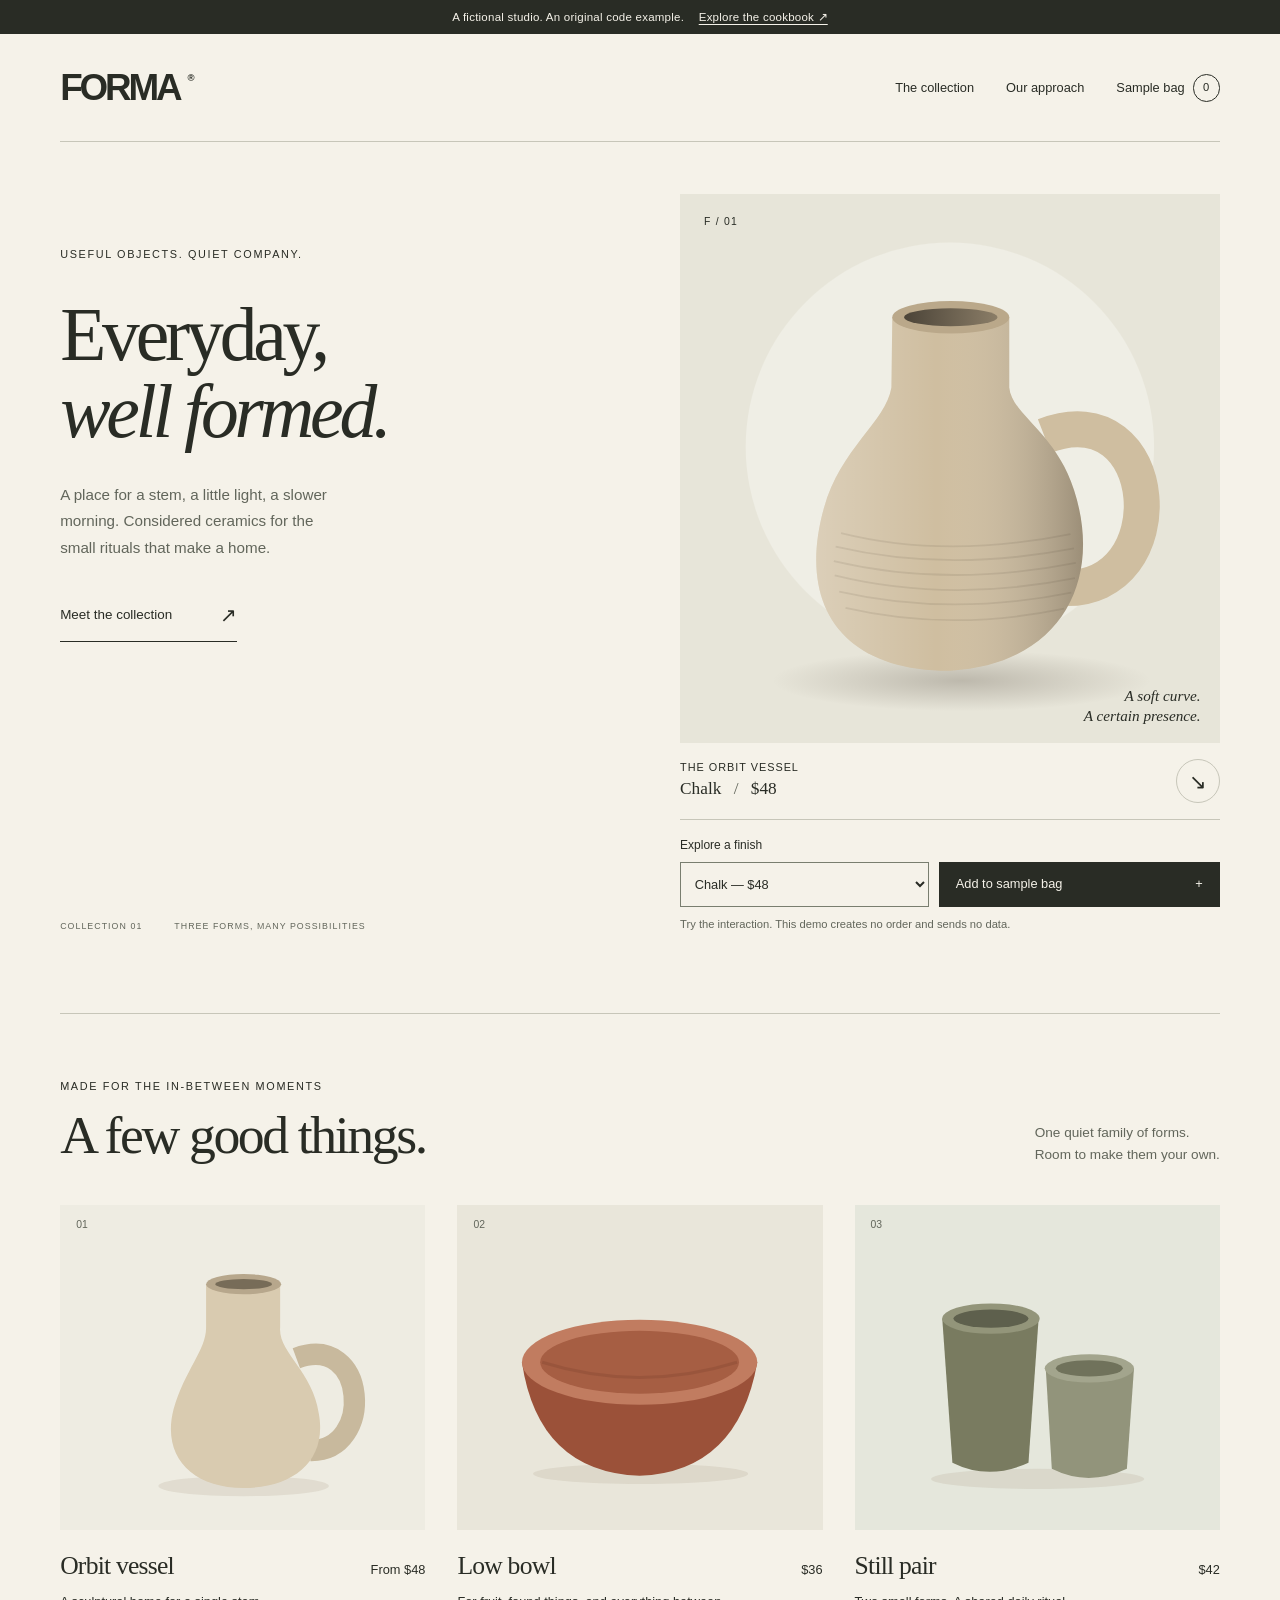
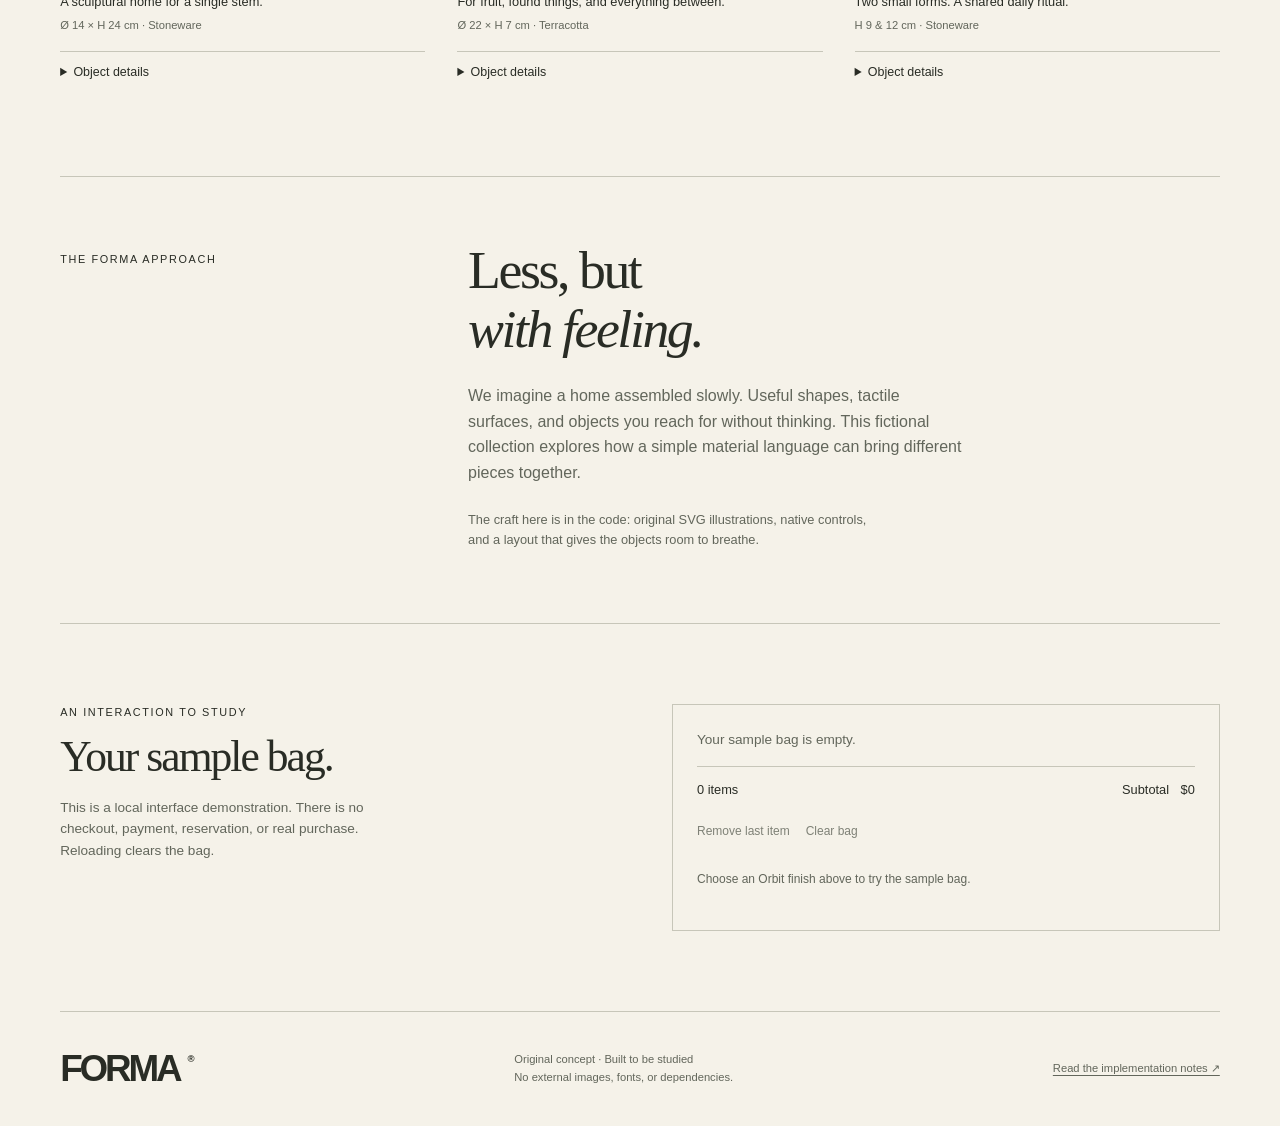
<file: examples/web/forma/index.html>
<!doctype html>
<html lang="en">
<head>
  <meta charset="utf-8">
  <meta name="viewport" content="width=device-width, initial-scale=1">
  <meta name="description" content="FORMA is an original fictional ceramics storefront: a working HTML, CSS, and JavaScript cookbook example.">
  <title>FORMA — Objects for everyday rituals</title>
  <link rel="stylesheet" href="styles.css">
  <script src="script.js" defer></script>
</head>
<body>
  <a class="skip-link" href="#main">Skip to content</a>
  <div class="demo-strip">A fictional studio. An original code example. <a href="../index.html">Explore the cookbook ↗</a></div>
  <header class="site-header shell">
    <a class="wordmark" href="#main" aria-label="FORMA home">FORMA<span aria-hidden="true">®</span></a>
    <nav aria-label="Main navigation">
      <a href="#collection">The collection</a>
      <a href="#studio">Our approach</a>
      <a href="#sample-bag">Sample bag <span id="nav-count" class="bag-count" aria-label="items: 0">0</span></a>
    </nav>
  </header>
  <main id="main" tabindex="-1">
    <section class="hero shell" aria-labelledby="hero-title">
      <div class="hero-copy">
        <p class="eyebrow">Useful objects. Quiet company.</p>
        <h1 id="hero-title">Everyday,<br><em>well formed.</em></h1>
        <p class="hero-intro">A place for a stem, a little light, a slower morning. Considered ceramics for the small rituals that make a home.</p>
        <a class="text-link" href="#collection">Meet the collection <span aria-hidden="true">↗</span></a>
        <div class="hero-footnote"><span>COLLECTION 01</span><span>THREE FORMS, MANY POSSIBILITIES</span></div>
      </div>
      <div class="hero-object">
        <div class="hero-art" id="hero-art" data-finish="chalk">
          <span class="art-index" aria-hidden="true">F / 01</span>
          <svg class="vessel" viewBox="0 0 600 610" role="img" aria-labelledby="vessel-title vessel-description">
            <title id="vessel-title">Orbit vessel in Chalk</title>
            <desc id="vessel-description">Original illustration of a rounded ceramic vase, with a short neck and circular sculptural handle.</desc>
            <defs>
              <linearGradient id="body-light" x1="0" x2="1"><stop offset="0" stop-color="#fff" stop-opacity=".26"/><stop offset=".45" stop-color="#fff" stop-opacity="0"/><stop offset="1" stop-color="#181411" stop-opacity=".28"/></linearGradient>
              <radialGradient id="ground-shadow"><stop offset="0" stop-color="#392d20" stop-opacity=".24"/><stop offset="1" stop-color="#392d20" stop-opacity="0"/></radialGradient>
              <linearGradient id="inner-dark"><stop stop-color="#1c1915" stop-opacity=".7"/><stop offset="1" stop-color="#1c1915" stop-opacity=".3"/></linearGradient>
            </defs>
            <circle class="art-disc" cx="300" cy="281" r="227"/>
            <ellipse cx="313" cy="541" rx="211" ry="34" fill="url(#ground-shadow)"/>
            <g class="ceramic">
              <path class="handle" d="M405 269 C538 218 553 444 425 438" fill="none" stroke-width="40"/>
              <path class="body" d="M236 137 Q301 116 366 137 L366 215 C369 246 417 264 438 329 C471 431 422 523 301 530 C179 531 130 456 160 349 C178 283 229 253 235 215 Z"/>
              <path d="M236 137 Q301 116 366 137 L366 215 C369 246 417 264 438 329 C471 431 422 523 301 530 C179 531 130 456 160 349 C178 283 229 253 235 215 Z" fill="url(#body-light)"/>
              <ellipse class="lip" cx="301" cy="137" rx="65" ry="18"/>
              <ellipse cx="301" cy="137" rx="52" ry="10" fill="url(#inner-dark)"/>
              <path d="M179 377 Q295 406 434 378 M173 392 Q297 421 438 394 M171 408 Q298 438 440 410 M172 424 Q298 455 439 427 M177 442 Q300 470 435 443 M184 460 Q301 487 427 461" fill="none" stroke="#30261b" stroke-opacity=".09" stroke-width="2"/>
            </g>
          </svg>
          <span class="art-caption">A soft curve.<br>A certain presence.</span>
        </div>
        <div class="object-meta">
          <div><p class="eyebrow">The Orbit vessel</p><p><span id="finish-label">Chalk</span> <span class="meta-divider">/</span> <span id="hero-price">$48</span></p></div>
          <a class="round-link" href="#orbit-details" aria-label="Read Orbit vessel details">↘</a>
        </div>
        <div class="sample-controls" id="sample-controls" hidden>
          <label for="finish">Explore a finish</label>
          <div class="control-row">
            <select id="finish" name="finish">
              <option value="chalk" data-label="Chalk" data-price="48">Chalk — $48</option>
              <option value="umber" data-label="Umber" data-price="52">Umber — $52</option>
              <option value="moss" data-label="Moss" data-price="52">Moss — $52</option>
            </select>
            <button id="add-sample" type="button">Add to sample bag <span aria-hidden="true">+</span></button>
          </div>
          <p class="fine-print">Try the interaction. This demo creates no order and sends no data.</p>
        </div>
        <noscript><p class="fine-print">The finish preview and sample bag need JavaScript. All object details and prices are available below.</p></noscript>
      </div>
    </section>
    <section class="collection shell" id="collection" aria-labelledby="collection-title">
      <div class="section-heading"><div><p class="eyebrow">Made for the in-between moments</p><h2 id="collection-title">A few good things.</h2></div><p>One quiet family of forms.<br>Room to make them your own.</p></div>
      <div class="product-grid">
        <article class="product" id="orbit-details">
          <div class="product-art art-orbit"><svg viewBox="0 0 360 320" role="img" aria-label="Chalk Orbit vessel with a round handle"><ellipse cx="181" cy="277" rx="84" ry="10" fill="#b9ad98" opacity=".25"/><path d="M233 151 C303 125 310 243 247 242" fill="none" stroke="#c8b99d" stroke-width="21"/><path d="M144 78 Q181 66 217 78 L217 121 C215 145 249 164 255 205 C264 252 230 279 181 279 C129 279 100 247 112 201 C123 163 144 143 144 121 Z" fill="#d9cbb0"/><ellipse cx="181" cy="78" rx="37" ry="10" fill="#b7a78c"/><ellipse cx="181" cy="78" rx="28" ry="5" fill="#776c58"/></svg><span class="product-number">01</span></div>
          <div class="product-title"><h3>Orbit vessel</h3><p>From $48</p></div>
          <p>A sculptural home for a single stem.</p><p class="product-size">Ø 14 × H 24 cm · Stoneware</p>
          <details><summary>Object details</summary><p>Chalk $48; Umber $52; Moss $52. A circular handle balances the rounded body. Fictional dimensions and prices are provided to demonstrate a complete product card.</p><a href="#hero-art">Explore Orbit finishes ↑</a></details>
        </article>
        <article class="product" id="low-bowl">
          <div class="product-art art-bowl"><svg viewBox="0 0 360 320" role="img" aria-label="Low terracotta bowl with a broad rim"><ellipse cx="181" cy="265" rx="106" ry="10" fill="#b9ad98" opacity=".25"/><path d="M64 155 Q80 263 180 267 Q277 263 296 155 Z" fill="#9b5139"/><ellipse cx="180" cy="155" rx="116" ry="42" fill="#c17c60"/><ellipse cx="180" cy="155" rx="98" ry="31" fill="#a65e43"/><path d="M84 155 Q180 185 276 155" fill="none" stroke="#8d4c36" stroke-width="3" opacity=".5"/></svg><span class="product-number">02</span></div>
          <div class="product-title"><h3>Low bowl</h3><p>$36</p></div>
          <p>For fruit, found things, and everything between.</p><p class="product-size">Ø 22 × H 7 cm · Terracotta</p>
          <details><summary>Object details</summary><p>Warm clay, a generous opening, and a low silhouette. A fictional decorative bowl for this code example. Keep dry; no food-safety certification is implied.</p></details>
        </article>
        <article class="product" id="still-cups">
          <div class="product-art art-cups"><svg viewBox="0 0 360 320" role="img" aria-label="A pair of green ceramic cups, one tall and one short"><ellipse cx="180" cy="270" rx="105" ry="10" fill="#b9ad98" opacity=".25"/><path d="M86 112 L96 254 Q132 272 171 254 L181 112 Z" fill="#797b60"/><ellipse cx="134" cy="112" rx="48" ry="15" fill="#93957a"/><ellipse cx="134" cy="112" rx="37" ry="9" fill="#5e604d"/><path d="M188 161 L194 260 Q230 278 268 260 L275 161 Z" fill="#92947b"/><ellipse cx="231" cy="161" rx="44" ry="14" fill="#a3a58d"/><ellipse cx="231" cy="161" rx="33" ry="8" fill="#70725b"/></svg><span class="product-number">03</span></div>
          <div class="product-title"><h3>Still pair</h3><p>$42</p></div>
          <p>Two small forms. A shared daily ritual.</p><p class="product-size">H 9 &amp; 12 cm · Stoneware</p>
          <details><summary>Object details</summary><p>A complementary pair of cylindrical forms in a muted green finish. Fictional sample objects, illustrated entirely in SVG; these are not real products for sale.</p></details>
        </article>
      </div>
    </section>
    <section class="studio shell" id="studio" aria-labelledby="studio-title"><p class="eyebrow">The FORMA approach</p><div><h2 id="studio-title">Less, but <em>with feeling.</em></h2><p>We imagine a home assembled slowly. Useful shapes, tactile surfaces, and objects you reach for without thinking. This fictional collection explores how a simple material language can bring different pieces together.</p><p class="studio-note">The craft here is in the code: original SVG illustrations, native controls, and a layout that gives the objects room to breathe.</p></div></section>
    <section class="sample-bag shell" id="sample-bag" aria-labelledby="bag-title">
      <div><p class="eyebrow">An interaction to study</p><h2 id="bag-title">Your sample bag.</h2><p>This is a local interface demonstration. There is no checkout, payment, reservation, or real purchase. Reloading clears the bag.</p></div>
      <div class="bag-panel"><p id="bag-empty">Your sample bag is empty.</p><ul id="bag-items" class="bag-items" aria-label="Sample bag items"></ul><div class="bag-total"><span><span id="bag-quantity">0</span> items</span><span>Subtotal <strong id="bag-subtotal">$0</strong></span></div><div id="bag-actions" class="bag-actions" hidden><button type="button" id="remove-last" disabled>Remove last item</button><button type="button" id="clear-bag" disabled>Clear bag</button></div><p class="bag-status" id="bag-status" role="status" aria-live="polite" aria-atomic="true">Choose an Orbit finish above to try the sample bag.</p></div>
    </section>
  </main>
  <footer class="site-footer shell"><a class="wordmark" href="#main" aria-label="Back to FORMA top">FORMA<span aria-hidden="true">®</span></a><p>Original concept · Built to be studied<br>No external images, fonts, or dependencies.</p><a href="README.md">Read the implementation notes ↗</a></footer>
</body>
</html>
</file>
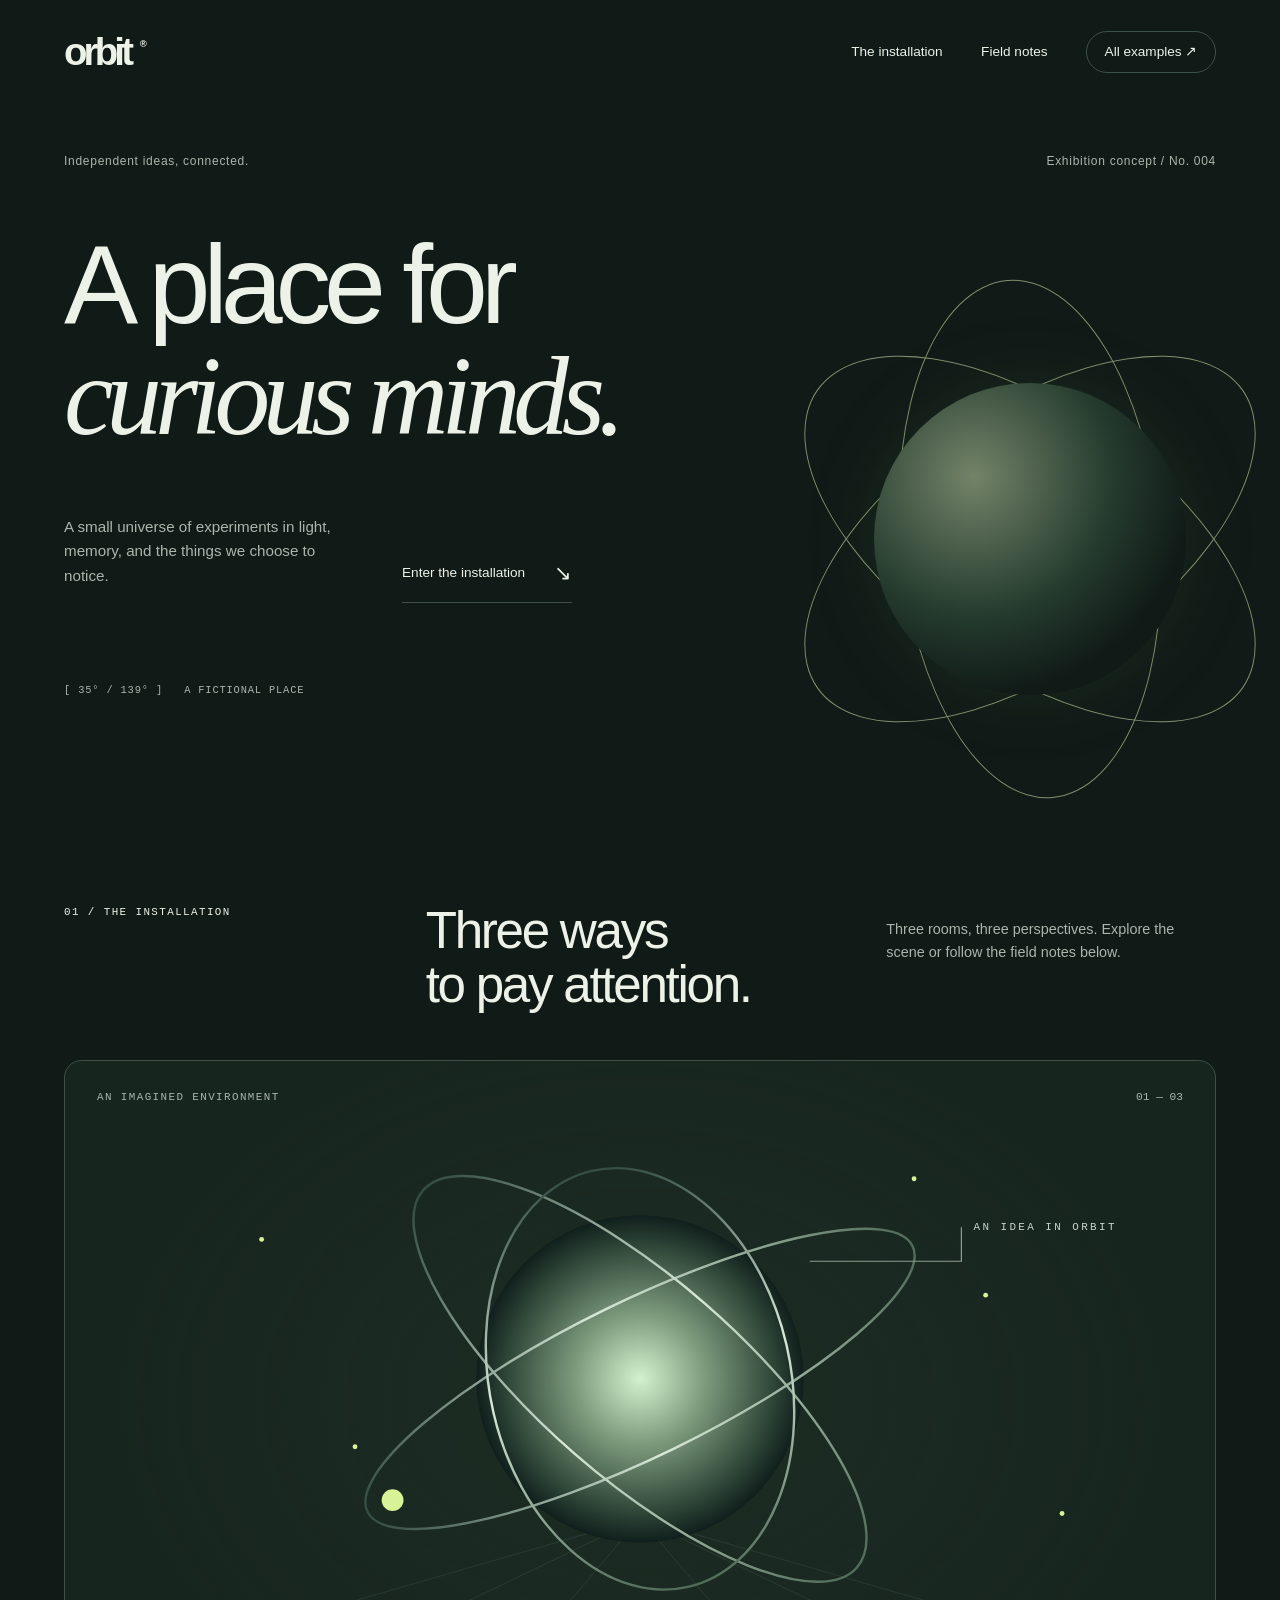
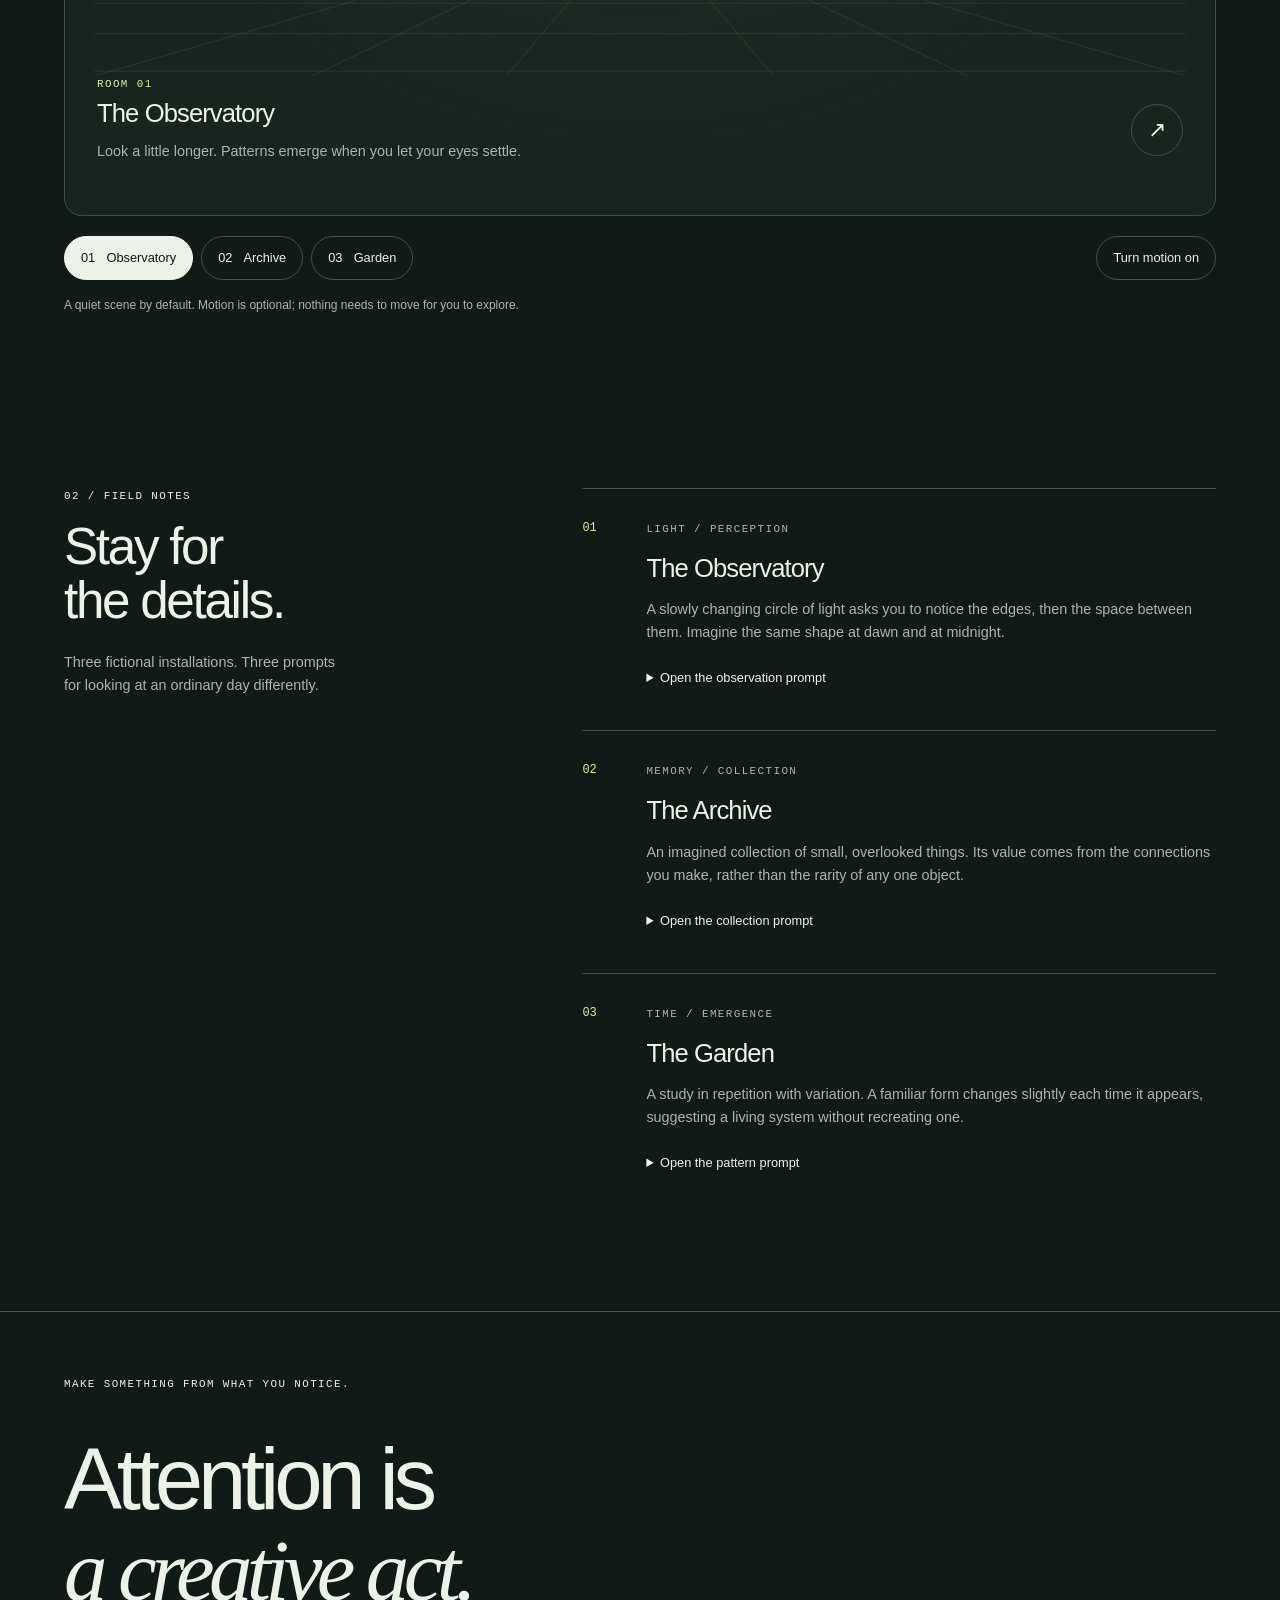
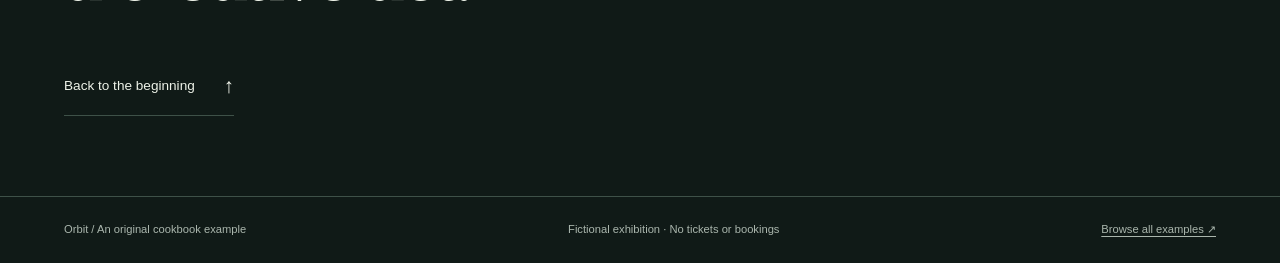
<file: examples/web/orbit/index.html>
<!doctype html>
<html lang="en">
<head>
  <meta charset="utf-8">
  <meta name="viewport" content="width=device-width, initial-scale=1">
  <meta name="description" content="Orbit is an original, fictional exhibition study in progressive enhancement and atmospheric web design.">
  <title>Orbit — a place for curious minds</title>
  <link rel="stylesheet" href="styles.css">
  <script src="script.js" defer></script>
</head>
<body>
  <a class="skip-link" href="#main">Skip to content</a>
  <header class="site-header wrap">
    <a class="wordmark" href="index.html" aria-label="Orbit home">orbit<span aria-hidden="true">®</span></a>
    <nav aria-label="Main navigation"><a href="#installation">The installation</a><a href="#field-notes">Field notes</a><a class="nav-pill" href="../index.html">All examples <span aria-hidden="true">↗</span></a></nav>
  </header>
  <main id="main">
    <section class="hero wrap" aria-labelledby="hero-title">
      <div class="hero-meta"><span>Independent ideas, connected.</span><span>Exhibition concept / No. 004</span></div>
      <h1 id="hero-title">A place for<br><em>curious minds.</em></h1>
      <div class="hero-bottom"><p>A small universe of experiments in light, memory, and the things we choose to notice.</p><a class="text-link" href="#installation">Enter the installation <span aria-hidden="true">↘</span></a></div>
      <!-- The illustration is decoration. The same three destinations are ordinary HTML below. -->
      <div class="hero-orb" aria-hidden="true"><span></span><span></span><span></span><i></i></div>
      <span class="hero-coordinate" aria-hidden="true">[ 35° / 139° ] &nbsp; A FICTIONAL PLACE</span>
    </section>

    <section id="installation" class="installation wrap" aria-labelledby="installation-title">
      <div class="section-heading"><p class="eyebrow">01 / The installation</p><h2 id="installation-title">Three ways<br>to pay attention.</h2><p>Three rooms, three perspectives. Explore the scene or follow the field notes below.</p></div>
      <div class="scene" data-room="observatory">
        <div class="scene-top"><span class="eyebrow">An imagined environment</span><span class="scene-number" aria-hidden="true">01 — 03</span></div>
        <!-- SVG stays useful offline, requires no renderer, and has a reserved aspect ratio. -->
        <svg class="scene-art" viewBox="0 0 900 470" aria-hidden="true" focusable="false">
          <defs>
            <radialGradient id="planet"><stop stop-color="#d4f1ce"/><stop offset=".38" stop-color="#819e80"/><stop offset=".8" stop-color="#31493a"/><stop offset="1" stop-color="#101f1c"/></radialGradient>
            <linearGradient id="orbit-line"><stop stop-color="#354d44"/><stop offset=".48" stop-color="#d7ead8"/><stop offset="1" stop-color="#526c5a"/></linearGradient>
          </defs>
          <path class="floor-grid" d="M0 410H900 M0 435H900 M0 466H900 M450 340L0 470 M450 340L180 470 M450 340L340 470 M450 340L560 470 M450 340L720 470 M450 340L900 470"/>
          <g class="constellation"><circle cx="138" cy="110" r="2"/><circle cx="735" cy="156" r="2"/><circle cx="215" cy="281" r="2"/><circle cx="676" cy="60" r="2"/><circle cx="798" cy="336" r="2"/></g>
          <g class="sculpture">
            <circle cx="450" cy="225" r="135" fill="url(#planet)"/>
            <g class="orbital-rings"><ellipse cx="450" cy="225" rx="250" ry="64" transform="rotate(-26 450 225)"/><ellipse cx="450" cy="225" rx="237" ry="82" transform="rotate(41 450 225)"/><ellipse cx="450" cy="225" rx="176" ry="124" transform="rotate(77 450 225)"/></g>
            <circle class="satellite" cx="246" cy="325" r="9"/>
          </g>
          <path class="annotation-line" d="M590 128H715V100"/><text x="725" y="102" class="annotation-label">AN IDEA IN ORBIT</text>
        </svg>
        <div class="scene-caption"><div><p class="eyebrow" id="room-index">Room 01</p><h3 id="room-title">The Observatory</h3><p id="room-description">Look a little longer. Patterns emerge when you let your eyes settle.</p></div><a id="room-link" class="circle-link" href="#observatory" aria-label="Read the Observatory field note">↗</a></div>
      </div>
      <!-- Enhancement-only controls are revealed after all handlers have been installed. -->
      <div class="scene-controls" hidden>
        <div class="room-buttons" role="group" aria-label="Choose a room">
          <button type="button" data-room="observatory" aria-pressed="true">01 <span>Observatory</span></button>
          <button type="button" data-room="archive" aria-pressed="false">02 <span>Archive</span></button>
          <button type="button" data-room="garden" aria-pressed="false">03 <span>Garden</span></button>
        </div>
        <button type="button" class="motion-toggle" aria-pressed="false">Turn motion on</button>
      </div>
      <p class="enhancement-note">A quiet scene by default. Motion is optional; nothing needs to move for you to explore.</p>
      <p id="scene-status" class="sr-only" role="status" aria-live="polite"></p>
    </section>

    <section id="field-notes" class="notes wrap" aria-labelledby="notes-title">
      <div class="notes-heading"><p class="eyebrow">02 / Field notes</p><h2 id="notes-title">Stay for<br>the details.</h2><p>Three fictional installations. Three prompts for looking at an ordinary day differently.</p></div>
      <div class="notes-list">
        <article id="observatory"><span class="note-number">01</span><div><p class="eyebrow">Light / Perception</p><h3>The Observatory</h3><p>A slowly changing circle of light asks you to notice the edges, then the space between them. Imagine the same shape at dawn and at midnight.</p><details><summary>Open the observation prompt</summary><p>Choose an everyday object. Draw its shadow three times during a day. Which properties stay constant, and which belong to the light?</p></details></div></article>
        <article id="archive"><span class="note-number">02</span><div><p class="eyebrow">Memory / Collection</p><h3>The Archive</h3><p>An imagined collection of small, overlooked things. Its value comes from the connections you make, rather than the rarity of any one object.</p><details><summary>Open the collection prompt</summary><p>Gather five ordinary objects with a shared texture. Arrange them by a different property. Describe what the second arrangement reveals.</p></details></div></article>
        <article id="garden"><span class="note-number">03</span><div><p class="eyebrow">Time / Emergence</p><h3>The Garden</h3><p>A study in repetition with variation. A familiar form changes slightly each time it appears, suggesting a living system without recreating one.</p><details><summary>Open the pattern prompt</summary><p>Repeat a simple mark twenty times, changing only its angle. Find the point where repetition starts to look like movement.</p></details></div></article>
      </div>
    </section>
    <section class="closing wrap"><p class="eyebrow">Make something from what you notice.</p><p class="closing-line">Attention is<br><em>a creative act.</em></p><a class="text-link" href="#hero-title">Back to the beginning <span aria-hidden="true">↑</span></a></section>
  </main>
  <footer class="wrap"><span>Orbit / An original cookbook example</span><span>Fictional exhibition · No tickets or bookings</span><a href="../index.html">Browse all examples ↗</a></footer>
</body>
</html>
</file>
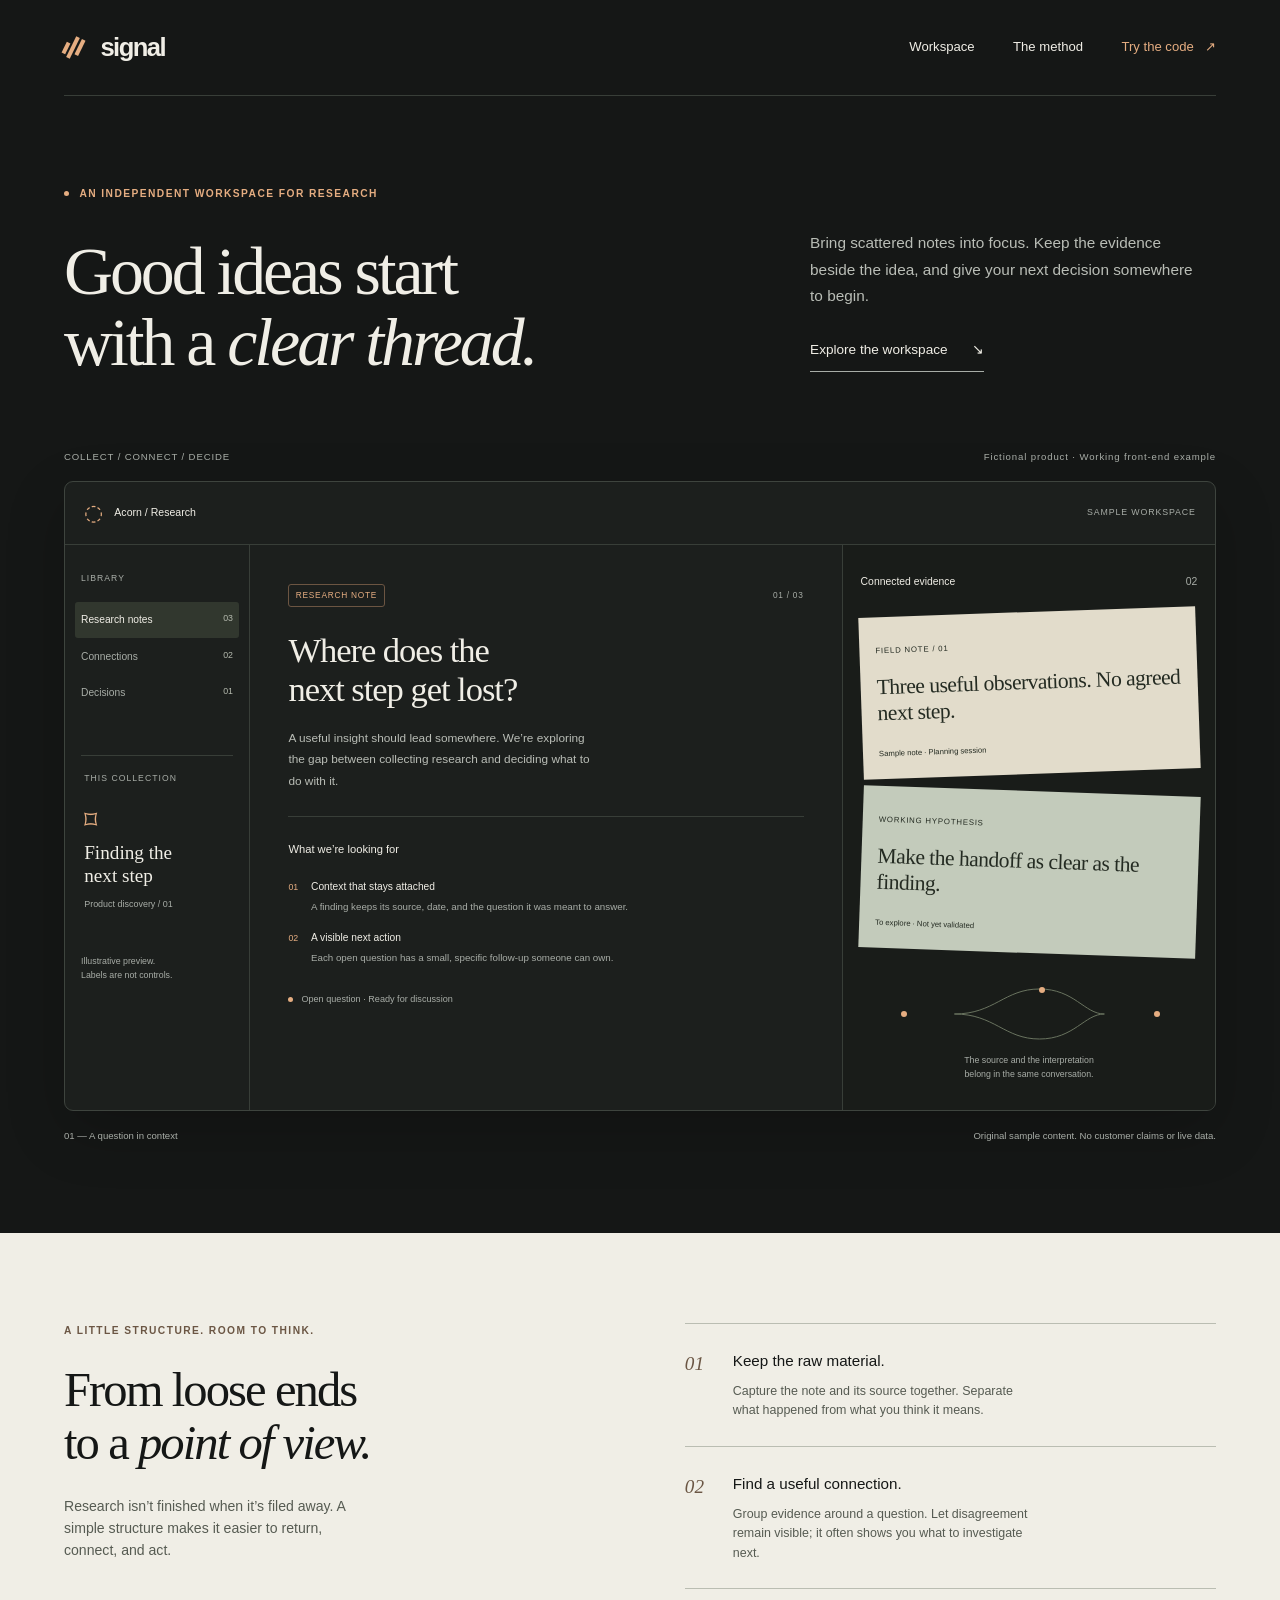
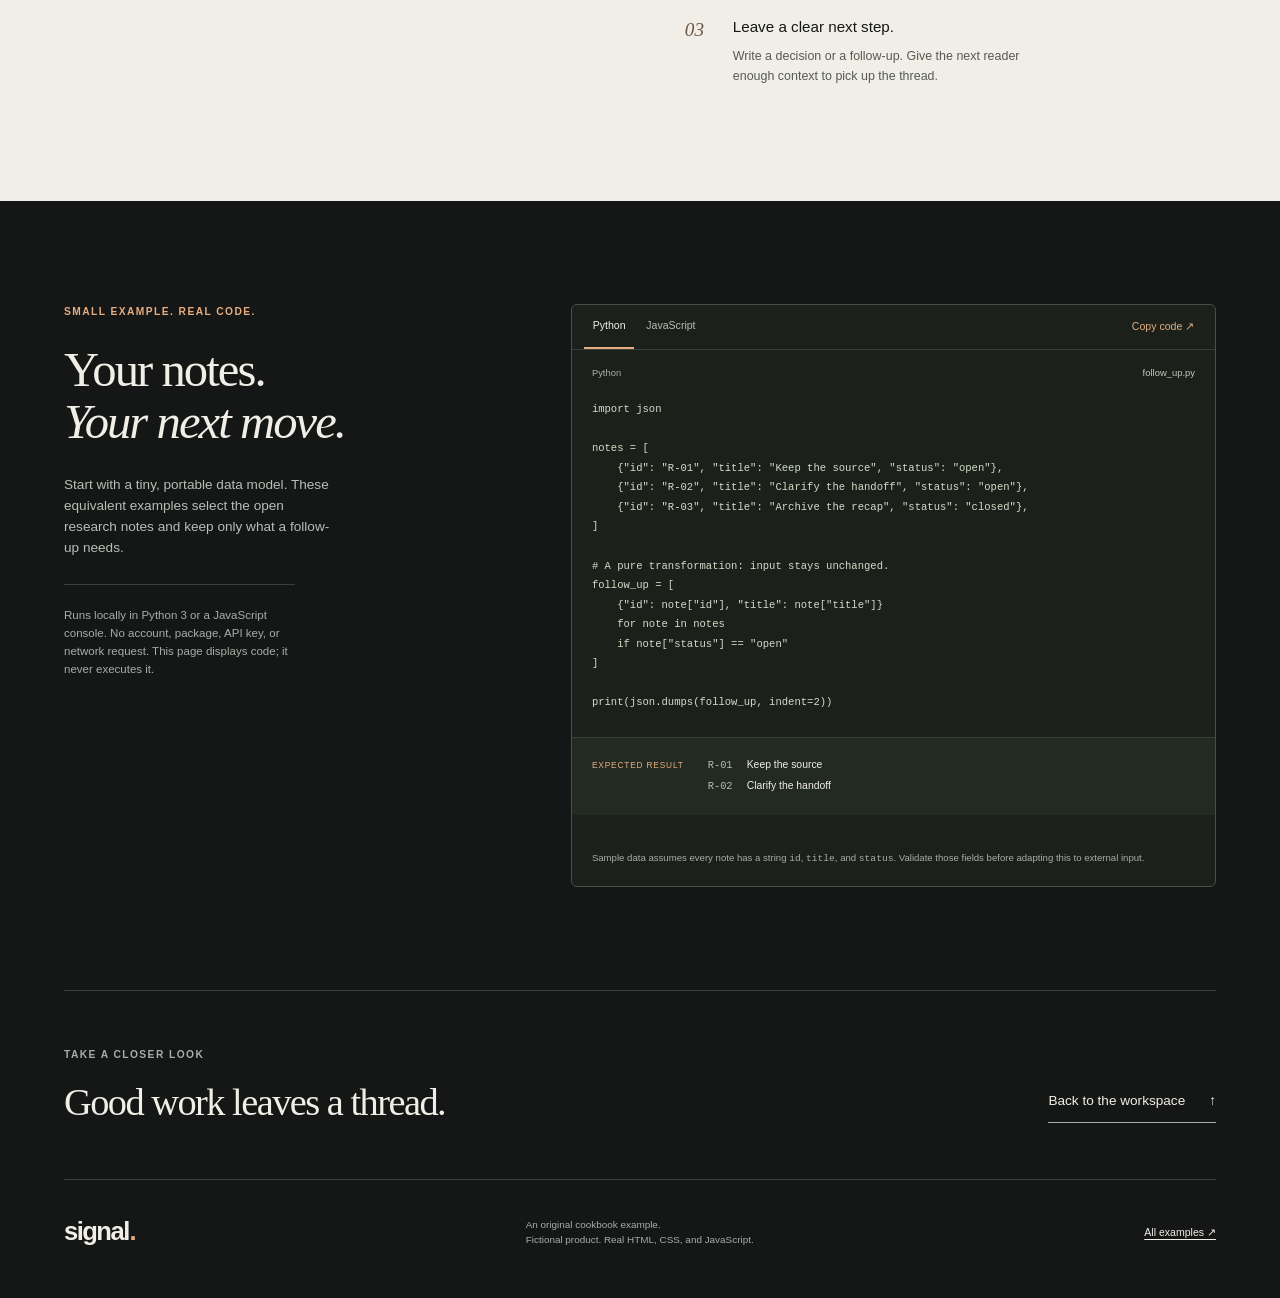
<file: examples/web/signal/index.html>
<!doctype html>
<html lang="en">
<head>
  <meta charset="utf-8">
  <meta name="viewport" content="width=device-width, initial-scale=1">
  <meta name="description" content="Signal: an original, fictional research workspace example built with semantic HTML, CSS, and JavaScript.">
  <title>Signal — Keep the thread</title>
  <link rel="stylesheet" href="styles.css">
  <script src="script.js" defer></script>
</head>
<body>
  <a class="skip-link" href="#main">Skip to content</a>
  <header class="site-header shell">
    <a class="wordmark" href="#main" aria-label="Signal home"><span class="brand-mark" aria-hidden="true"><i></i><i></i><i></i></span>signal</a>
    <nav aria-label="Main navigation"><a href="#workspace">Workspace</a><a href="#method">The method</a><a href="#code">Try the code <span aria-hidden="true">↗</span></a></nav>
  </header>
  <main id="main">
    <section class="hero shell" aria-labelledby="hero-title">
      <p class="eyebrow"><span class="status-dot" aria-hidden="true"></span> An independent workspace for research</p>
      <div class="hero-grid">
        <h1 id="hero-title">Good ideas start<br>with a <em>clear thread.</em></h1>
        <div class="hero-aside"><p>Bring scattered notes into focus. Keep the evidence beside the idea, and give your next decision somewhere to begin.</p><a class="text-link" href="#workspace">Explore the workspace <span aria-hidden="true">↘</span></a></div>
      </div>
      <div class="hero-foot"><span>COLLECT / CONNECT / DECIDE</span><span>Fictional product · Working front-end example</span></div>
    </section>

    <section class="workspace-section shell" id="workspace" aria-labelledby="workspace-heading">
      <h2 class="visually-hidden" id="workspace-heading">A research question, with its evidence in view</h2>
      <figure class="workspace-figure">
        <div class="workspace">
          <div class="workspace-top"><span><span class="tiny-mark" aria-hidden="true">◌</span> Acorn / Research</span><span class="sample-label">SAMPLE WORKSPACE</span></div>
          <div class="workspace-body">
            <aside class="workspace-sidebar" aria-label="Illustrated workspace overview">
              <p class="sidebar-label">LIBRARY</p>
              <ul class="static-navigation"><li class="current">Research notes <span>03</span></li><li>Connections <span>02</span></li><li>Decisions <span>01</span></li></ul>
              <div class="collection"><p class="sidebar-label">THIS COLLECTION</p><span class="folder-icon" aria-hidden="true">⌑</span><p>Finding the<br>next step</p><small>Product discovery / 01</small></div>
              <p class="static-note">Illustrative preview.<br>Labels are not controls.</p>
            </aside>
            <article class="research-note">
              <div class="note-meta"><span class="warm-tag">RESEARCH NOTE</span><span>01 / 03</span></div>
              <h3>Where does the<br>next step get lost?</h3>
              <p class="note-intro">A useful insight should lead somewhere. We’re exploring the gap between collecting research and deciding what to do with it.</p>
              <div class="note-rule"></div>
              <h4>What we’re looking for</h4>
              <ul class="findings"><li><span class="finding-number">01</span><div><strong>Context that stays attached</strong><p>A finding keeps its source, date, and the question it was meant to answer.</p></div></li><li><span class="finding-number">02</span><div><strong>A visible next action</strong><p>Each open question has a small, specific follow-up someone can own.</p></div></li></ul>
              <p class="note-footer"><span class="status-dot" aria-hidden="true"></span> Open question · Ready for discussion</p>
            </article>
            <aside class="evidence-panel" aria-labelledby="evidence-heading">
              <h3 id="evidence-heading">Connected evidence <span>02</span></h3>
              <div class="evidence-card"><span class="evidence-type">FIELD NOTE / 01</span><p>Three useful observations. No agreed next step.</p><span class="evidence-detail">Sample note · Planning session</span></div>
              <div class="evidence-card second"><span class="evidence-type">WORKING HYPOTHESIS</span><p>Make the handoff as clear as the finding.</p><span class="evidence-detail">To explore · Not yet validated</span></div>
              <div class="connection-art" aria-hidden="true"><span></span><span></span><span></span><svg viewBox="0 0 200 80"><path d="M25 40 C65 40 75 15 110 15 S155 40 175 40 M25 40 C65 40 75 65 110 65 S155 40 175 40"/></svg></div>
              <p class="evidence-caption">The source and the interpretation<br>belong in the same conversation.</p>
            </aside>
          </div>
        </div>
        <figcaption><span>01 — A question in context</span><span>Original sample content. No customer claims or live data.</span></figcaption>
      </figure>
    </section>

    <section class="method" id="method" aria-labelledby="method-heading">
      <div class="shell method-grid"><div class="method-heading"><p class="eyebrow">A LITTLE STRUCTURE. ROOM TO THINK.</p><h2 id="method-heading">From loose ends<br>to a <em>point of view.</em></h2><p>Research isn’t finished when it’s filed away. A simple structure makes it easier to return, connect, and act.</p></div>
      <ol class="method-steps"><li><span class="step-number">01</span><div><h3>Keep the raw material.</h3><p>Capture the note and its source together. Separate what happened from what you think it means.</p></div></li><li><span class="step-number">02</span><div><h3>Find a useful connection.</h3><p>Group evidence around a question. Let disagreement remain visible; it often shows you what to investigate next.</p></div></li><li><span class="step-number">03</span><div><h3>Leave a clear next step.</h3><p>Write a decision or a follow-up. Give the next reader enough context to pick up the thread.</p></div></li></ol></div>
    </section>

    <section class="code-section shell" id="code" aria-labelledby="code-heading">
      <div class="code-intro"><p class="eyebrow">SMALL EXAMPLE. REAL CODE.</p><h2 id="code-heading">Your notes.<br><em>Your next move.</em></h2><p>Start with a tiny, portable data model. These equivalent examples select the open research notes and keep only what a follow-up needs.</p><p class="code-note">Runs locally in Python 3 or a JavaScript console. No account, package, API key, or network request. This page displays code; it never executes it.</p></div>
      <div class="code-workbench">
        <!-- Both samples are readable until the enhancement is fully initialized. -->
        <div class="code-toolbar" data-code-controls hidden><div class="language-buttons" role="group" aria-label="Code language"><button type="button" data-language="python" aria-pressed="true">Python</button><button type="button" data-language="javascript" aria-pressed="false">JavaScript</button></div><button class="copy-button" type="button" data-copy>Copy code <span aria-hidden="true">↗</span></button></div>
        <section class="code-sample" data-sample="python" aria-labelledby="python-heading"><h3 id="python-heading">Python <span>follow_up.py</span></h3><pre tabindex="0" aria-label="Python example, scroll horizontally if needed"><code>import json

notes = [
    {"id": "R-01", "title": "Keep the source", "status": "open"},
    {"id": "R-02", "title": "Clarify the handoff", "status": "open"},
    {"id": "R-03", "title": "Archive the recap", "status": "closed"},
]

# A pure transformation: input stays unchanged.
follow_up = [
    {"id": note["id"], "title": note["title"]}
    for note in notes
    if note["status"] == "open"
]

print(json.dumps(follow_up, indent=2))</code></pre></section>
        <section class="code-sample" data-sample="javascript" aria-labelledby="javascript-heading"><h3 id="javascript-heading">JavaScript <span>follow-up.js</span></h3><pre tabindex="0" aria-label="JavaScript example, scroll horizontally if needed"><code>const notes = [
  { id: "R-01", title: "Keep the source", status: "open" },
  { id: "R-02", title: "Clarify the handoff", status: "open" },
  { id: "R-03", title: "Archive the recap", status: "closed" },
];

// A pure transformation: input stays unchanged.
const followUp = notes
  .filter((note) =&gt; note.status === "open")
  .map(({ id, title }) =&gt; ({ id, title }));

console.log(JSON.stringify(followUp, null, 2));</code></pre></section>
        <div class="result"><span class="result-label">EXPECTED RESULT</span><p><span>R-01</span> Keep the source<br><span>R-02</span> Clarify the handoff</p></div>
        <p class="copy-status" role="status" aria-live="polite" data-copy-status></p>
        <p class="data-contract">Sample data assumes every note has a string <code>id</code>, <code>title</code>, and <code>status</code>. Validate those fields before adapting this to external input.</p>
      </div>
    </section>
    <section class="closing shell" aria-labelledby="closing-heading"><div><p class="eyebrow">TAKE A CLOSER LOOK</p><h2 id="closing-heading">Good work leaves a thread.</h2></div><a class="text-link" href="#workspace">Back to the workspace <span aria-hidden="true">↑</span></a></section>
  </main>
  <footer class="site-footer shell"><a class="wordmark" href="#main">signal<span class="footer-dot" aria-hidden="true">.</span></a><p>An original cookbook example.<br>Fictional product. Real HTML, CSS, and JavaScript.</p><a href="../index.html">All examples <span aria-hidden="true">↗</span></a></footer>
</body>
</html>
</file>
<file: examples/web/styles.css>
:root { --paper:#f0efe9; --ink:#20201e; --muted:#585850; --rule:#cbc9be; --gutter:clamp(1.25rem,5vw,5rem); }
* { box-sizing:border-box; }
body { margin:0; color:var(--ink); background:var(--paper); font:1rem/1.5 Arial,Helvetica,sans-serif; }
header,main,footer { max-width:1500px; padding-inline:var(--gutter); margin-inline:auto; }
a { color:inherit; text-underline-offset:.25em; }
:focus-visible { outline:3px solid #6a43c7; outline-offset:5px; }
.skip { position:absolute; padding:1rem; background:white; left:1rem; top:1rem; transform:translateY(-180%); z-index:5; }
.skip:focus { transform:none; }
header { min-height:100px; display:flex; justify-content:space-between; align-items:center; gap:1rem; border-bottom:1px solid var(--rule); }
.brand { display:flex; align-items:center; gap:1.1rem; font-size:1.6rem; font-weight:700; letter-spacing:-.08em; text-decoration:none; }
.brand span { font-size:.75rem; font-weight:400; letter-spacing:0; }
.edition,.eyebrow { font:.65rem/1.6 monospace; text-transform:uppercase; letter-spacing:.13em; }
.intro { padding-block:5rem 4rem; }
.intro h1 { font-size:clamp(3.2rem,7.5vw,7.5rem); line-height:1; font-weight:400; letter-spacing:-.06em; margin:2rem 0; }
em,i { font-family:Georgia,'Times New Roman',serif; font-weight:400; }
.intro-bottom { display:flex; justify-content:space-between; align-items:flex-end; gap:2rem; }
.intro-bottom p { max-width:31rem; color:var(--muted); }
.stamp { padding:.5rem 0 .5rem 1rem; border-left:2px solid var(--ink); font:.65rem/1.7 monospace; }
.section-title { border-top:1px solid var(--rule); padding-block:1.5rem 2.5rem; display:flex; justify-content:space-between; gap:1rem; }
.section-title h2,.section-title p { font-size:.85rem; margin:0; font-weight:400; }
.section-title p { color:var(--muted); }
.collection { display:grid; grid-template-columns:repeat(2,minmax(0,1fr)); gap:3.5rem 2rem; }
.example-link { text-decoration:none; display:block; }
.preview { aspect-ratio:1.48; padding:clamp(1.3rem,2.8vw,3rem); position:relative; overflow:hidden; isolation:isolate; }
.preview>span { display:block; font: .55rem/1.5 monospace; letter-spacing:.1em; }
.preview strong { display:block; position:relative; z-index:1; margin-top:2.5rem; font-weight:400; font-size:clamp(2rem,3.5vw,3.7rem); line-height:1; letter-spacing:-.05em; }
.signal { background:#111318; color:#f1eee6; }
.mini-workspace { position:absolute; bottom:-10%; left:9%; width:82%; height:36%; display:grid; grid-template-columns:1fr 2fr 1.3fr; border:1px solid #60646c; transform:rotate(-4deg); }
.mini-workspace b { border-right:1px solid #40444e; background:repeating-linear-gradient(0deg,#252932 0 2px,#191c23 2px 20px); }
.forma { background:#e8e1d4; color:#3e352d; }
.forma strong { max-width:65%; }
.mini-vase { position:absolute; height:62%; width:28%; right:12%; top:27%; border-radius:27% 27% 40% 40%; background:linear-gradient(100deg,#8a4b31,#c18965 42%,#925137 85%,#75442e); transform:rotate(6deg); }
.mini-vase::before { content:''; position:absolute; width:50%; height:21%; background:#73412e; border:5px solid #b47d59; border-radius:50%; top:-10%; left:25%; }
.common { background:#fcfbf7; color:#141414; }
.common strong { font-weight:700; font-size:clamp(1.8rem,3.3vw,3.4rem); }
.mini-shapes { display:flex; align-items:center; justify-content:flex-end; position:absolute; inset:auto -2% -8% 0; height:48%; }
.mini-shapes b { width:32%; aspect-ratio:1; background:#f46848; border-radius:50%; }
.mini-shapes b:nth-child(2) { background:#e7c24d; border-radius:0; transform:rotate(20deg); }
.mini-shapes b:nth-child(3) { background:#5368bc; border-radius:50% 0 0; }
.orbit { color:#edf2e8; background:#14221c; }
.mini-orbit { position:absolute; right:-2%; top:35%; width:55%; aspect-ratio:1; border-radius:50%; background:radial-gradient(circle at 30% 25%,#a3b28f,#2b4836 45%,#102018 70%); }
.mini-orbit b { position:absolute; inset:32% -15%; border:1px solid #a3b792; border-radius:50%; transform:rotate(-30deg); }
.mini-orbit b:last-child { transform:rotate(45deg); }
.fieldwork { color:#3d3029; background:#e4dac7; }
.mini-print { position:absolute; width:40%; aspect-ratio:1; right:8%; bottom:-8%; background:repeating-linear-gradient(35deg,#8d3b2d 0 13px,transparent 13px 25px); border-radius:50%; }
.card-title { display:flex; justify-content:space-between; gap:1rem; align-items:center; margin-top:1.25rem; }
.card-title h3 { font-size:1.5rem; font-weight:400; letter-spacing:-.035em; margin:0; }
.card-title>span { font:.7rem monospace; }
.example-link>p { color:var(--muted); max-width:34rem; font-size:.9rem; margin:.7rem 0; }
article ul { list-style:none; padding:0; margin:1rem 0 0; display:flex; gap:.4rem; flex-wrap:wrap; }
article li { font-size:.65rem; border:1px solid var(--rule); border-radius:2rem; padding:.35rem .65rem; }
.learning { border-top:1px solid var(--rule); margin-top:5rem; padding-block:3rem 5rem; display:grid; grid-template-columns:1fr 1fr; gap:1rem 3rem; }
.learning .eyebrow { grid-column:1/-1; }
.learning h2 { font-size:clamp(2rem,4vw,4rem); line-height:1.08; letter-spacing:-.05em; font-weight:400; margin:0; max-width:25rem; }
.learning ol { margin:0; padding-left:1.4rem; }
.learning li { margin:0 0 1.2rem; padding-left:.5rem; font-size:.9rem; color:var(--muted); }
.learning strong { color:var(--ink); }
footer { border-top:1px solid var(--rule); display:flex; flex-wrap:wrap; justify-content:space-between; gap:1rem; padding-block:1.5rem; font-size:.7rem; color:var(--muted); }
@media (prefers-reduced-motion:no-preference) { .preview { transition:filter 180ms ease; } .example-link:hover .preview { filter:brightness(1.07); } }
@media (max-width:700px) {
  .edition { display:none; }
  .intro { padding-top:3rem; }
  .intro-bottom { display:block; }
  .stamp { display:inline-block; margin-top:1rem; }
  .collection { grid-template-columns:minmax(0,1fr); gap:3rem; }
  .preview strong { font-size:clamp(2.2rem,8vw,3.7rem); }
  .section-title { display:block; }
  .section-title p { margin-top:.4rem; }
  .learning { display:block; }
  .learning h2 { margin-bottom:2rem; }
}
</file>
<file: examples/web/common-ground/styles.css>
/* Art direction: expressive type and generous white space; project art carries color. */
:root {
  color-scheme: light;
  --ink: #191919;
  --paper: #fffefa;
  --muted: #55554f;
  --line: #c9c9c0;
  --coral: #ff664f;
  --gutter: clamp(1.1rem, 4vw, 4.5rem);
  font-family: Arial, Helvetica, sans-serif;
  color: var(--ink);
  background: var(--paper);
}
* { box-sizing: border-box; }
html { scroll-padding-top: 1rem; }
body { margin: 0; }
button { font: inherit; }
a { color: inherit; text-underline-offset: .2em; }
button, summary, a { -webkit-tap-highlight-color: transparent; }
button, summary { cursor: pointer; }
:focus-visible { outline: 3px solid #213fc6; outline-offset: 5px; }
/* Explicit hidden rule prevents layout display rules from reviving filtered content. */
[hidden] { display: none !important; }
.shell { width: min(100% - 2 * var(--gutter), 90rem); margin-inline: auto; }
.sr-only { position: absolute; width: 1px; height: 1px; padding: 0; margin: -1px; overflow: hidden; clip-path: inset(50%); white-space: nowrap; border: 0; }
.skip-link { position: absolute; left: var(--gutter); top: 1rem; z-index: 3; padding: .85rem; background: var(--ink); color: white; transform: translateY(-200%); }
.skip-link:focus { transform: none; }
.site-header { display: flex; align-items: flex-start; justify-content: space-between; gap: 2rem; padding-block: 1.8rem 2rem; }
.wordmark { position: relative; font-size: 1.18rem; line-height: .91; font-weight: 900; letter-spacing: -.07em; text-decoration: none; padding-block: .35rem; }
.wordmark span { position: absolute; top: .2rem; right: -.8rem; font-size: .6rem; }
.header-note { margin: .2rem auto 0 11%; font-size: .8rem; line-height: 1.3; }
nav { display: flex; gap: clamp(1rem, 2.6vw, 2.6rem); flex-wrap: wrap; }
nav a { display: flex; align-items: center; gap: 1.1rem; min-height: 44px; font-size: .85rem; text-decoration: none; }
nav a:hover { text-decoration: underline; }
.hero { padding-block: 3.5rem 4.8rem; }
.hero-topline { display: flex; justify-content: space-between; gap: 1rem; font-size: .72rem; letter-spacing: .015em; }
h1 { font-size: clamp(3.15rem, 9.6vw, 9.25rem); line-height: .92; letter-spacing: -.075em; font-weight: 600; margin: 2.2rem 0 2.9rem; }
h1 > span { display: block; }
h1 .line-two { margin-left: 20%; }
h1 .line-three { display: flex; align-items: center; gap: .24em; margin-left: 38%; }
.hero-mark { width: .75em; height: .75em; flex: 0 0 .75em; stroke: var(--coral); stroke-width: 15; }
.hero-bottom { display: flex; justify-content: space-between; align-items: flex-end; gap: 3rem; }
.hero-bottom p { max-width: 26rem; font-size: clamp(1rem, 1.4vw, 1.25rem); line-height: 1.4; margin: 0; }
.text-link { display: inline-flex; align-items: center; gap: 2rem; min-height: 44px; font-size: .88rem; text-decoration: none; border-bottom: 1px solid currentColor; }
.text-link:hover { text-decoration: underline; }
.text-link span { font-size: 1.5rem; }
.work-section { padding-top: 2rem; border-top: 1px solid var(--ink); }
.section-heading { display: flex; justify-content: space-between; gap: 2rem; align-items: baseline; margin-bottom: 1.5rem; }
.section-heading h2 { font-size: 1rem; font-weight: 400; margin: 0; }
.section-heading p { font-size: .78rem; margin: 0; color: var(--muted); }
.filter-bar { display: flex; justify-content: space-between; align-items: center; flex-wrap: wrap; gap: 1rem; margin-bottom: 2rem; }
.filter-buttons { display: flex; flex-wrap: wrap; gap: .4rem; }
.filter-buttons button { border: 1px solid var(--line); border-radius: 0; color: var(--ink); background: transparent; padding: .65rem .9rem; min-height: 44px; font-size: .82rem; }
.filter-buttons button span { vertical-align: super; font-size: .62rem; margin-left: .4rem; }
.filter-buttons button[aria-pressed="true"] { background: var(--ink); border-color: var(--ink); color: var(--paper); }
.filter-buttons button:hover { border-color: var(--ink); }
#result-count { font-size: .75rem; color: var(--muted); margin: 0; }
/* Asymmetry follows source order. Filtering switches to an even, gap-free composition. */
.work-list { display: grid; grid-template-columns: repeat(12, minmax(0, 1fr)); gap: 4.5rem 2.5rem; align-items: start; }
.project { min-width: 0; }
.project-wide { grid-column: span 7; }
.project-narrow { grid-column: span 5; }
.project:nth-child(even) { margin-top: 8rem; }
.work-list.is-filtered .project { grid-column: span 6; margin-top: 0; }
.project-art { position: relative; overflow: hidden; aspect-ratio: 4 / 3; }
.project-narrow .project-art { aspect-ratio: 6 / 6.7; }
.work-list.is-filtered .project-art { aspect-ratio: 4 / 3; }
.project-art svg { display: block; width: 100%; height: 100%; object-fit: cover; }
.project-art > span { position: absolute; }
.art-label { top: 7%; left: 7%; color: var(--paper); font-size: clamp(1.8rem, 4vw, 4rem); letter-spacing: -.07em; line-height: .9; font-weight: 900; }
.art-caption { left: 7%; bottom: 7%; font-size: clamp(.65rem, 1.05vw, .88rem); font-weight: 600; }
.art-afterhours .art-caption { background: #ff664f; padding: .2rem .35rem; left: calc(7% - .35rem); }
.loop-label { bottom: 13%; left: 8%; font-size: clamp(2.5rem, 5vw, 5rem); font-weight: 700; line-height: .8; letter-spacing: -.08em; }
/* Keep live lettering readable when the decorative loops crop on narrow cards. */
.art-loop .loop-label, .art-loop .art-caption { background: #f9e445; padding: .15em; }
.art-index { background: #23614b; display: grid; place-items: center; padding: 10%; }
.index-paper { color: #172d23; background: #fffef2; width: 100%; padding: 10%; transform: rotate(-5deg); box-shadow: .6rem .8rem 0 #173f31; }
.index-paper strong { display: block; margin-block: 1.6rem; font-size: clamp(1.6rem, 4vw, 3.7rem); letter-spacing: -.075em; line-height: .9; }
.index-paper strong span { float: right; }
.index-tiny { display: block; font-size: clamp(.5rem, .8vw, .7rem); }
.index-rule { border-top: 1px solid; padding-block: .65rem; font-size: clamp(.5rem, .85vw, .72rem); }
.index-paper > .index-tiny:last-child { margin-top: 1.1rem; }
.frequency-label { left: 7%; top: 9%; font-size: clamp(1.5rem, 3.5vw, 3.5rem); color: #1428a3; font-weight: 900; line-height: .85; letter-spacing: -.07em; }
.art-frequency .art-caption { color: #1428a3; }
.table-label { top: 38%; left: 37%; font-size: clamp(1.8rem, 4vw, 4rem); font-weight: 900; line-height: .87; letter-spacing: -.08em; color: #183a27; }
.art-table .art-caption { color: #183a27; }
.hours-label { top: 8%; left: 8%; color: #fffefa; font-size: clamp(2.2rem, 5vw, 5rem); font-weight: 400; line-height: .84; letter-spacing: -.07em; }
.art-hours .art-caption { color: #fffefa; }
.project-heading { display: flex; align-items: baseline; justify-content: space-between; gap: 1rem; margin-top: 1.15rem; }
.project-heading h3 { margin: 0; font-size: clamp(1.25rem, 2vw, 1.8rem); font-weight: 500; letter-spacing: -.045em; }
.project-heading > span { font-size: .72rem; color: var(--muted); }
.project-description { margin: .55rem 0; max-width: 45ch; line-height: 1.45; font-size: .92rem; }
.project-meta { font-size: .72rem; color: var(--muted); margin: .8rem 0; }
details { margin-top: 1.2rem; border-top: 1px solid var(--line); border-bottom: 1px solid var(--line); }
summary { padding-block: .9rem; min-height: 44px; font-size: .78rem; }
summary::marker { color: var(--ink); }
.case-notes { padding: 0 .2rem .8rem; max-width: 60ch; font-size: .88rem; line-height: 1.6; }
.case-notes p { margin: .6rem 0; }
.practice { display: grid; grid-template-columns: 1fr 1fr; gap: 5rem; border-top: 1px solid var(--ink); margin-top: 7rem; padding-block: 3rem 5rem; }
.practice h2 { font-size: clamp(2.1rem, 4.2vw, 4rem); letter-spacing: -.065em; line-height: 1.02; margin: 0; font-weight: 500; }
.practice-copy > p:first-child { font-size: clamp(1.05rem, 1.6vw, 1.4rem); line-height: 1.45; margin-top: 0; }
.small-copy { font-size: .78rem; line-height: 1.6; }
.practice-copy .small-copy { color: var(--muted); max-width: 50ch; margin-block: 1.8rem; }
.inquiry { background: #ffe45b; padding-block: 4rem; }
.inquiry-inner { display: grid; grid-template-columns: 1.3fr 1fr; gap: 4rem; align-items: end; }
.eyebrow { font-size: .78rem; margin: 0 0 1.5rem; }
.inquiry h2 { font-size: clamp(2.6rem, 5vw, 5rem); line-height: .98; letter-spacing: -.065em; font-weight: 500; margin: 0; }
.inquiry-copy { max-width: 38ch; justify-self: end; font-size: .92rem; line-height: 1.6; }
.inquiry-copy p:first-child { margin-top: 0; }
.inquiry-copy ol { padding-left: 1.4rem; }
.site-footer { display: flex; flex-wrap: wrap; justify-content: space-between; align-items: center; gap: 1rem 2rem; font-size: .72rem; padding-block: 1.3rem; }
.site-footer p { margin: 0; }
.site-footer a { display: inline-flex; align-items: center; gap: .7rem; min-height: 44px; }
/* Base styles are static. No scroll-driven reveal can strand hidden content. */
@media (prefers-reduced-motion: no-preference) {
  html { scroll-behavior: smooth; }
  .project-art svg, .index-paper { transition: transform 200ms ease; }
  .project:hover .project-art svg, .project:focus-within .project-art svg { transform: scale(1.025); }
  .project:hover .index-paper, .project:focus-within .index-paper { transform: rotate(-2deg); }
}
@media (max-width: 58rem) {
  .header-note { display: none; }
  .site-header { gap: 1.5rem; }
  .hero { padding-top: 2rem; }
  h1 .line-three { margin-left: 30%; }
  .work-list { gap: 3.5rem 1.5rem; }
  .project:nth-child(even) { margin-top: 5rem; }
  .practice { gap: 2.5rem; }
  .inquiry-inner { gap: 2.5rem; }
}
@media (max-width: 40rem) {
  .site-header { flex-wrap: wrap; padding-block: 1.2rem; }
  .wordmark { font-size: 1.1rem; }
  nav { gap: 1.1rem; width: 100%; justify-content: space-between; }
  nav a { gap: .4rem; font-size: .76rem; }
  .hero { padding-block: 1.7rem 3.5rem; }
  .hero-topline { font-size: .64rem; }
  .hero-topline span:last-child { max-width: 16ch; text-align: right; }
  h1 { font-size: clamp(3.15rem, 12.8vw, 5.7rem); margin-block: 2.2rem; }
  h1 .line-two { margin-left: 10%; }
  h1 .line-three { margin-left: 19%; }
  .hero-bottom { flex-direction: column-reverse; align-items: flex-start; gap: 1.5rem; }
  .hero-bottom p { max-width: 29ch; }
  .section-heading { flex-direction: column; gap: .7rem; }
  .filter-bar { gap: .9rem; }
  .filter-buttons { gap: .3rem; }
  .filter-buttons button { padding: .6rem .65rem; font-size: .76rem; }
  .filter-buttons button span { margin-left: .2rem; }
  .work-list { grid-template-columns: minmax(0, 1fr); gap: 3.3rem; }
  .project-wide, .project-narrow, .work-list.is-filtered .project { grid-column: auto; margin-top: 0; }
  .project-narrow .project-art, .work-list.is-filtered .project-art { aspect-ratio: 4 / 3; }
  .project-art svg { object-fit: cover; }
  .art-label, .frequency-label, .table-label { font-size: clamp(1.8rem, 8vw, 3rem); }
  .loop-label, .hours-label { font-size: clamp(2.4rem, 11vw, 4rem); }
  .index-paper { max-width: 19rem; padding: 6%; }
  .index-paper strong { margin-block: .7rem; font-size: 2.2rem; }
  .index-rule { padding-block: .45rem; font-size: .6rem; }
  .index-tiny { font-size: .55rem; }
  .index-paper > .index-tiny:last-child { margin-top: .5rem; }
  .practice { grid-template-columns: 1fr; gap: 2rem; margin-top: 4rem; padding-block: 2.5rem 3rem; }
  .inquiry { padding-block: 3rem; }
  .inquiry-inner { grid-template-columns: 1fr; gap: 2.2rem; }
  .inquiry-copy { max-width: none; justify-self: start; }
  .site-footer p { width: 100%; }
}
@media (forced-colors: active) {
  .filter-buttons button[aria-pressed="true"] { outline: 2px solid Highlight; outline-offset: 2px; }
  .project-art { border: 1px solid CanvasText; }
}
</file>
<file: examples/web/fieldwork/styles.css>
/* Original artwork and design. No external fonts, assets, or dependencies. */
:root { color-scheme: light; --paper: #f5f1e8; --ink: #262923; --muted: #62645a; --red: #a73523; --rule: #cecfc1; --gutter: clamp(1.25rem, 4.5vw, 5rem); }
* { box-sizing: border-box; }
[hidden] { display: none !important; }
html { scroll-padding-top: 1.5rem; }
body { margin: 0; background: var(--paper); color: var(--ink); font-family: Arial, Helvetica, sans-serif; -webkit-font-smoothing: antialiased; }
button, input, textarea, select { font: inherit; }
a { color: inherit; text-decoration: none; }
button, summary { cursor: pointer; }
button { color: inherit; }
button, a, summary { -webkit-tap-highlight-color: transparent; }
::selection { background: var(--red); color: var(--paper); }
:focus-visible { outline: 3px solid var(--red); outline-offset: 5px; }
svg { display: block; max-width: 100%; }
h1, h2, h3, p { margin: 0; }
h1, h2 { font-weight: 500; letter-spacing: -.065em; }
h2 { font-size: clamp(2.6rem, 1.5rem + 3.5vw, 5rem); line-height: 1.04; }
h1 em, h2 em { font-family: Georgia, 'Times New Roman', serif; font-weight: normal; letter-spacing: -.075em; }
.shell { width: min(100% - 2 * var(--gutter), 90rem); margin-inline: auto; }
.section-space { padding-block: clamp(4rem, 8vw, 8rem); }
.eyebrow { font-size: .7rem; font-weight: 600; line-height: 1.6; letter-spacing: .1em; text-transform: uppercase; }
.skip-link { position: fixed; top: 1rem; left: 1rem; z-index: 5; background: var(--ink); color: white; padding: 1rem; transform: translateY(-200%); }
.skip-link:focus { transform: translateY(0); }
.site-header { min-height: 106px; display: flex; align-items: center; gap: 3rem; border-bottom: 1px solid var(--rule); }
.wordmark { font-weight: 700; font-size: 2rem; letter-spacing: -.09em; line-height: 1; padding-block: .5rem; }
.wordmark span { font-size: .75rem; vertical-align: top; position: relative; top: .2rem; letter-spacing: 0; margin-left: .2rem; }
.header-note { font-size: .68rem; line-height: 1.5; color: var(--muted); }
.site-header nav { margin-left: auto; display: flex; align-items: center; gap: 2.25rem; }
.site-header nav a { font-size: .79rem; padding-block: .9rem; }
.site-header nav a:hover, .site-footer a:hover { text-decoration: underline; text-underline-offset: .3em; }
.site-header nav a > span { font-size: .65rem; margin-left: .3rem; }
.site-header nav .nav-contact { border-bottom: 1px solid var(--ink); }
.site-header nav .nav-contact span { font-size: 1.1rem; margin-left: .8rem; }
.menu-toggle { padding: .7rem .85rem; min-height: 44px; background: transparent; border: 1px solid var(--ink); border-radius: 2px; }
.hero { display: grid; grid-template-columns: 1.15fr 1fr; gap: clamp(2rem, 4vw, 4rem); padding-top: 3rem; padding-bottom: 3.5rem; align-items: center; }
.hero > * { min-width: 0; }
.hero-copy .eyebrow { margin-bottom: 2.8rem; }
.status-dot { display: inline-block; width: 6px; height: 6px; border-radius: 50%; background: var(--red); vertical-align: middle; margin-right: .5rem; }
h1 { font-size: clamp(3.4rem, 1.4rem + 6vw, 8.25rem); line-height: .98; }
h1 em { color: var(--red); }
.hero-bottom { display: flex; align-items: center; gap: 2.5rem; max-width: 25rem; margin-top: 2.6rem; }
.hero-bottom > p { font-size: .93rem; line-height: 1.6; max-width: 29ch; }
.round-link { width: 54px; height: 54px; flex-shrink: 0; border: 1px solid var(--ink); border-radius: 50%; display: grid; place-items: center; font-size: 1.9rem; }
.round-link:hover { background: var(--ink); color: var(--paper); }
.hero-figure { padding: .75rem 0; color: var(--red); }
.figure-meta { display: flex; justify-content: space-between; gap: 1rem; font-size: .52rem; letter-spacing: .1em; }
.hero-art { width: 100%; aspect-ratio: 1; margin-block: .4rem; }
.sculpture { transform-origin: 50% 50%; }
.figure-caption { display: flex; justify-content: space-between; align-items: center; font-size: .68rem; line-height: 1.4; }
.caption-star { font-size: 2.7rem; line-height: 1; }
.manifesto-strip { display: flex; justify-content: space-between; gap: 1.5rem; border-block: 1px solid var(--rule); padding-block: 1.1rem; font-size: .68rem; color: var(--muted); }
.section-heading { display: flex; align-items: flex-end; justify-content: space-between; gap: 2rem; margin-bottom: 2.5rem; }
.section-heading .eyebrow { margin-bottom: 1.2rem; }
.section-heading > p { font-size: .83rem; color: var(--muted); line-height: 1.6; padding-bottom: .3rem; }
.work-tools { display: flex; justify-content: space-between; align-items: center; flex-wrap: wrap; gap: 1rem; margin-bottom: 1.4rem; }
.filters { display: flex; flex-wrap: wrap; gap: .5rem; }
.filters button { border: 1px solid var(--rule); background: none; border-radius: 100px; padding: .7rem 1rem; min-height: 44px; font-size: .75rem; }
.filters button span { margin-left: .4rem; font-size: .6rem; }
.filters button[aria-pressed="true"] { color: var(--paper); background: var(--ink); border-color: var(--ink); }
.filters button:hover { border-color: var(--ink); }
.result-count { color: var(--muted); font-size: .7rem; }
.project-grid { display: grid; grid-template-columns: repeat(2, minmax(0, 1fr)); gap: 3.2rem 2rem; }
.project-wide { grid-column: 1 / -1; }
.project-grid[data-filtered="true"] .project-wide { grid-column: auto; }
.project-grid[data-filtered="true"] .image-red { aspect-ratio: 1.27; }
.project-grid[data-filtered="true"] .assembly-type { font-size: clamp(2.7rem, 4vw, 4.5rem); }
.project-image { position: relative; overflow: hidden; display: flex; flex-direction: column; justify-content: center; aspect-ratio: 1.27; }
.image-ochre { background: #d89751; color: #293729; }
.image-blue { background: #c7d7df; color: #243f54; }
.image-red { background: var(--red); color: var(--paper); aspect-ratio: 2.55; }
.art-label, .art-footer { position: absolute; z-index: 1; left: 1.5rem; right: 1.5rem; text-align: center; font-size: .53rem; font-weight: 600; letter-spacing: .13em; }
.art-label { top: 1.5rem; }
.art-footer { bottom: 1.5rem; }
.project-art { width: 100%; }
.project-caption { display: flex; justify-content: space-between; align-items: start; gap: 1rem; padding-top: 1.25rem; }
.project-caption h3 { font-size: 1.1rem; font-weight: 500; letter-spacing: -.02em; }
.project-caption p { color: var(--muted); font-size: .78rem; line-height: 1.5; margin-top: .45rem; }
.project-index { font-size: .7rem; padding-top: .2rem; }
.project details { margin-top: .85rem; font-size: .77rem; }
.project summary { display: flex; align-items: center; justify-content: space-between; min-height: 44px; padding-block: .75rem; border-block: 1px solid var(--rule); list-style: none; }
.project summary::-webkit-details-marker { display: none; }
.project summary span { font-size: 1.15rem; }
.project details[open] summary span { transform: rotate(90deg); }
.project details > p { color: var(--muted); line-height: 1.7; max-width: 65ch; margin-top: 1rem; }
.assembly-art { min-height: 100%; display: flex; align-items: center; justify-content: center; position: relative; padding: 3rem 0; }
.assembly-type { position: relative; z-index: 1; text-align: center; font-size: clamp(2.7rem, 7vw, 7rem); letter-spacing: -.07em; line-height: .88; }
.assembly-type em { font-family: Georgia, 'Times New Roman', serif; font-weight: normal; }
.assembly-orbit { position: absolute; width: 29%; aspect-ratio: 1; border: 1px solid #d57b63; border-radius: 50%; left: 19%; top: 15%; }
.assembly-stamp { position: absolute; right: 9%; bottom: 13%; transform: rotate(12deg); font-size: .6rem; line-height: 1.3; letter-spacing: .06em; border: 1px solid #e3a08a; border-radius: 50%; width: 76px; height: 76px; display: flex; align-items: center; justify-content: center; flex-direction: column; text-align: center; }
.assembly-stamp span { font-size: 1.3rem; }
.studio { background: #e8e9df; border-block: 1px solid var(--rule); }
.studio-grid { display: grid; grid-template-columns: .65fr 1.35fr; gap: 3rem; }
.studio-symbol { display: block; font-size: clamp(6rem, 14vw, 14rem); color: var(--red); line-height: 1; margin-top: 2.8rem; }
.studio-grid h2 { font-size: clamp(2.5rem, 1.5rem + 3vw, 4.5rem); }
.studio-intro { max-width: 49ch; font-size: .96rem; line-height: 1.7; margin-top: 2rem; }
.method-list { list-style: none; padding: 0; margin: 2.5rem 0 0; }
.method-list li { display: flex; align-items: start; gap: 2rem; padding-block: 1.4rem; border-top: 1px solid #bdbfb3; }
.method-list li > span { font-size: .65rem; padding-top: .25rem; }
.method-list h3 { font-size: .95rem; font-weight: 500; }
.method-list p { font-size: .78rem; color: var(--muted); line-height: 1.6; margin-top: .5rem; }
.contact > .eyebrow { margin-bottom: 1.5rem; }
.contact-row { display: flex; align-items: flex-end; justify-content: space-between; gap: 3rem; }
.contact h2 { font-size: clamp(3.3rem, 2rem + 5vw, 7rem); }
.contact h2 em { color: var(--red); }
.brief-link { display: flex; align-items: center; gap: 1.2rem; font-size: .85rem; line-height: 1.7; padding-block: .7rem; }
.brief-link small { font-size: .7rem; color: var(--muted); }
.brief-arrow { display: grid; place-items: center; width: 62px; height: 62px; flex-shrink: 0; font-size: 2rem; background: var(--red); color: var(--paper); border-radius: 50%; }
.brief-link:hover > span:last-child { text-decoration: underline; text-underline-offset: .25em; }
.site-footer { border-top: 1px solid var(--rule); padding-block: 2rem; display: flex; align-items: center; justify-content: space-between; gap: 2rem; flex-wrap: wrap; }
.site-footer .wordmark { font-size: 1.5rem; }
.site-footer p, .site-footer > a:last-child { font-size: .65rem; color: var(--muted); }
.site-footer > a:last-child { padding-block: .8rem; }
@media (prefers-reduced-motion: no-preference) {
  html { scroll-behavior: smooth; }
  .project-art { transition: transform 220ms ease; }
  .project:hover .project-art, .project:focus-within .project-art { transform: scale(1.025); }
  .round-link, .brief-arrow { transition: transform 180ms ease, background-color 180ms ease; }
  .round-link:hover, .brief-link:hover .brief-arrow { transform: translateY(-3px); }
}
@media (max-width: 66rem) {
  .header-note { display: none; }
  .site-header { min-height: 90px; }
  .site-header nav { gap: 1.5rem; }
  .hero-copy .eyebrow { font-size: .6rem; margin-bottom: 2rem; }
  .hero-bottom { gap: 1rem; }
  .hero-bottom > p { font-size: .85rem; }
}
@media (max-width: 52rem) {
  .hero { grid-template-columns: 1fr; padding-top: 2.5rem; }
  h1 { font-size: clamp(3.4rem, 1rem + 10vw, 7rem); }
  .hero-copy .eyebrow { font-size: .65rem; }
  .hero-bottom { max-width: 33rem; justify-content: space-between; }
  .hero-bottom > p { max-width: 38ch; font-size: .95rem; }
  .hero-figure { width: min(100%, 33rem); justify-self: center; }
  .studio-grid { grid-template-columns: 1fr; gap: 2rem; }
  .studio-symbol { display: none; }
  .contact-row { align-items: start; flex-direction: column; gap: 2rem; }
  .assembly-stamp { right: 5%; bottom: 9%; width: 60px; height: 60px; font-size: .5rem; }
}
@media (max-width: 42rem) {
  .site-header { position: relative; display: flex; flex-wrap: wrap; gap: 0; padding-block: 1rem; min-height: 82px; justify-content: space-between; }
  .wordmark { font-size: 1.8rem; }
  .site-header nav { flex-basis: 100%; margin-left: 0; flex-wrap: wrap; gap: .3rem 1.3rem; padding-top: .75rem; }
  .site-header nav a { font-size: .74rem; }
  .site-header nav .nav-contact { border-bottom: 0; }
  .menu-toggle { font-size: .75rem; }
  .menu-toggle > span { margin-left: .6rem; }
  .manifesto-strip { justify-content: flex-start; flex-wrap: wrap; column-gap: 1.5rem; row-gap: .6rem; font-size: .6rem; }
  .manifesto-strip span:last-child { display: none; }
  .section-heading { align-items: start; flex-direction: column; gap: 1.3rem; }
  .section-heading > p br { display: none; }
  .project-grid { grid-template-columns: 1fr; gap: 2.5rem; }
  .project-wide { grid-column: auto; }
  .image-red { aspect-ratio: 1.27; }
  .assembly-type { font-size: clamp(2.7rem, 10vw, 4.5rem); }
  .assembly-orbit { width: 55%; left: 10%; top: 18%; }
  .assembly-stamp { bottom: 15%; right: 9%; }
  .result-count { width: 100%; }
  .contact h2 { font-size: clamp(3.3rem, 12vw, 5.4rem); }
  .site-footer { gap: 1.3rem; }
  .site-footer p { flex-basis: 100%; }
}
@media (forced-colors: active) {
  .filters button[aria-pressed="true"] { border: 3px solid Highlight; }
  .brief-arrow, .round-link { border: 1px solid ButtonText; }
}
@media print {
  .menu-toggle, .work-tools, .round-link, .skip-link { display: none !important; }
  #site-nav { display: flex !important; }
  .project[hidden] { display: block !important; }
  .project, .studio-grid { break-inside: avoid; }
  body { background: white; }
}
</file>
<file: examples/web/forma/styles.css>
/* A small token system gives the whole storefront one material language. */
:root {
  color-scheme: light;
  --paper: #f5f2e9;
  --ink: #292c25;
  --muted: #62665b;
  --line: #c7c6b9;
  --art-paper: #e7e5d9;
  --accent: #424d37;
  --gutter: clamp(1.1rem, 4.7vw, 5rem);
  --serif: Georgia, 'Times New Roman', serif;
  --sans: Arial, Helvetica, sans-serif;
}
*, *::before, *::after { box-sizing: border-box; }
html { scroll-padding-top: 1.5rem; }
body { margin: 0; background: var(--paper); color: var(--ink); font-family: var(--sans); font-size: 1rem; line-height: 1.6; }
[hidden] { display: none !important; }
svg { display: block; width: 100%; height: auto; }
a { color: inherit; text-underline-offset: .25em; }
button, select { font: inherit; }
button, select, summary { cursor: pointer; }
button { border-radius: 0; }
:focus-visible { outline: 3px solid #476482; outline-offset: 5px; }
h1, h2, h3, p { margin: 0; }
h1, h2 { font-family: var(--serif); font-weight: 400; }
em { font-weight: 400; }
.shell { width: min(calc(100% - 2 * var(--gutter)), 90rem); margin-inline: auto; }
.skip-link { position: fixed; z-index: 10; left: 1rem; top: 1rem; padding: .7rem 1rem; background: var(--ink); color: var(--paper); transform: translateY(-200%); }
.skip-link:focus { transform: translateY(0); }
.demo-strip { background: var(--ink); color: var(--paper); padding: .5rem var(--gutter); text-align: center; font-size: .72rem; letter-spacing: .02em; }
.demo-strip a { display: inline-block; margin-left: .7rem; }
.site-header { min-height: 108px; display: flex; justify-content: space-between; align-items: center; gap: 1.5rem; border-bottom: 1px solid var(--line); }
.wordmark { display: inline-flex; align-items: flex-start; font-size: 2.3rem; line-height: 1; font-weight: 700; letter-spacing: -.085em; text-decoration: none; }
.wordmark span { font-size: .6rem; letter-spacing: 0; margin: .2rem 0 0 .5rem; }
.site-header nav { display: flex; align-items: center; flex-wrap: wrap; gap: .4rem 2rem; font-size: .8rem; }
.site-header nav a { min-height: 44px; display: inline-flex; align-items: center; gap: .5rem; text-decoration: none; }
.site-header nav a:hover { text-decoration: underline; }
.bag-count { border: 1px solid var(--ink); min-width: 1.7rem; height: 1.7rem; display: inline-grid; place-items: center; border-radius: 50%; font-size: .7rem; }
.hero { display: grid; grid-template-columns: 1.03fr 1fr; gap: clamp(2rem, 5vw, 6rem); padding-block: 3.25rem 5rem; }
.hero > * { min-width: 0; }
.hero-copy { padding-top: clamp(2rem, 4vw, 4.3rem); display: flex; align-items: flex-start; flex-direction: column; }
.eyebrow { text-transform: uppercase; letter-spacing: .15em; font-size: .68rem; line-height: 1.5; font-weight: 500; }
h1 { font-size: clamp(3.1rem, 5.9vw, 6.1rem); line-height: 1.02; letter-spacing: -.055em; margin-top: 2.1rem; }
h1 em { white-space: nowrap; }
.hero-intro { margin-top: 2rem; max-width: 32ch; color: var(--muted); font-size: .95rem; line-height: 1.75; }
.text-link { display: inline-flex; align-items: center; gap: 3rem; text-decoration: none; border-bottom: 1px solid var(--ink); padding: .6rem 0; margin-top: 1.75rem; font-size: .84rem; }
.text-link span { font-size: 1.25rem; }
.hero-footnote { display: flex; gap: 1rem 2rem; flex-wrap: wrap; font-size: .55rem; letter-spacing: .12em; color: var(--muted); padding-top: 4rem; margin-top: auto; }
.hero-art { --vessel: #cfbea0; --lip: #baa88a; position: relative; background: var(--art-paper); min-width: 0; }
.hero-art[data-finish="umber"] { --vessel: #ad6e51; --lip: #91553e; }
.hero-art[data-finish="moss"] { --vessel: #8d9272; --lip: #747b5e; }
.vessel { aspect-ratio: 600 / 610; }
.body { fill: var(--vessel); }
.handle { stroke: var(--vessel); }
.lip { fill: var(--lip); }
.art-disc { fill: #efeee5; }
.art-index { position: absolute; left: 1.5rem; top: 1.2rem; font-size: .65rem; letter-spacing: .12em; }
.art-caption { position: absolute; right: 1.2rem; bottom: 1.1rem; font-family: var(--serif); font-style: italic; font-size: .95rem; text-align: right; line-height: 1.3; }
.object-meta { display: flex; justify-content: space-between; gap: 1rem; align-items: center; padding-block: 1rem; border-bottom: 1px solid var(--line); }
.object-meta .eyebrow { letter-spacing: .09em; }
.object-meta p + p { font-family: var(--serif); font-size: 1.08rem; }
.meta-divider { color: var(--muted); padding-inline: .5rem; }
.round-link { display: grid; place-items: center; width: 44px; height: 44px; border: 1px solid var(--line); border-radius: 50%; text-decoration: none; font-size: 1.3rem; }
.sample-controls { padding-top: 1rem; }
.sample-controls label { display: block; font-size: .75rem; margin-bottom: .4rem; }
.control-row { display: flex; gap: .6rem; flex-wrap: wrap; }
select { min-width: 0; flex: 1 1 10rem; background: transparent; border: 1px solid #797e6f; color: var(--ink); padding: .7rem .6rem; border-radius: 0; font-size: .8rem; }
#add-sample { display: flex; justify-content: space-between; align-items: center; gap: 1.3rem; flex: 1 1 12rem; padding: .7rem 1rem; min-height: 44px; border: 1px solid var(--ink); background: var(--ink); color: var(--paper); font-size: .8rem; }
#add-sample:hover { background: var(--accent); }
.fine-print { font-size: .7rem; line-height: 1.5; color: var(--muted); margin-top: .6rem; }
.collection { padding-block: 4rem 5rem; border-top: 1px solid var(--line); }
.section-heading { display: flex; align-items: end; justify-content: space-between; gap: 1rem 2rem; margin-bottom: 2.5rem; }
h2 { font-size: clamp(2.4rem, 4.2vw, 4.6rem); line-height: 1.1; letter-spacing: -.045em; }
.section-heading h2 { margin-top: .75rem; }
.section-heading > p { font-size: .85rem; color: var(--muted); }
.product-grid { display: grid; grid-template-columns: repeat(3, minmax(0, 1fr)); gap: 2rem; }
.product-art { position: relative; background: #eeece2; aspect-ratio: 360 / 320; }
.art-bowl { background: #e9e6da; }
.art-cups { background: #e5e7dc; }
.product-number { position: absolute; left: 1rem; top: .7rem; font-size: .65rem; color: var(--muted); }
.product-title { display: flex; justify-content: space-between; flex-wrap: wrap; align-items: baseline; gap: .2rem 1rem; padding-top: 1rem; }
h3 { font-family: var(--serif); font-size: 1.6rem; font-weight: 400; letter-spacing: -.03em; }
.product-title p { font-size: .8rem; }
.product > p { font-size: .8rem; margin-top: .3rem; }
.product .product-size { color: var(--muted); font-size: .7rem; }
details { font-size: .78rem; margin-top: 1rem; border-top: 1px solid var(--line); }
summary { padding-block: .7rem; min-height: 44px; }
details p { color: var(--muted); padding-bottom: .7rem; }
details a { display: inline-block; padding-block: .4rem; }
.studio { padding-block: 4rem 4.5rem; display: grid; grid-template-columns: 1fr 2fr; gap: 2rem; border-block: 1px solid var(--line); }
.studio > .eyebrow { padding-top: .6rem; }
.studio h2 { max-width: 14ch; }
.studio h2 em { display: inline-block; }
.studio p:not(.eyebrow) { max-width: 56ch; margin-top: 1.5rem; color: var(--muted); }
.studio .studio-note { font-size: .8rem; }
.sample-bag { display: grid; grid-template-columns: 1fr 1fr; gap: 4rem; padding-block: 5rem; }
.sample-bag h2 { font-size: clamp(2.4rem, 3.4vw, 3.6rem); margin-top: .8rem; }
.sample-bag > div > p:not(.eyebrow) { max-width: 43ch; color: var(--muted); font-size: .85rem; margin-top: 1rem; }
.bag-panel { border: 1px solid var(--line); padding: 1.5rem; align-self: start; min-width: 0; }
.bag-panel #bag-empty { margin-top: 0; }
.bag-items { list-style: none; padding: 0; margin: 0; }
.bag-items li { display: flex; justify-content: space-between; align-items: baseline; gap: 1rem; font-size: .8rem; padding-block: .6rem; border-bottom: 1px solid var(--line); }
.bag-items li span:last-child { white-space: nowrap; }
.bag-total { display: flex; justify-content: space-between; flex-wrap: wrap; gap: .5rem 1rem; border-top: 1px solid var(--line); padding-top: .8rem; margin-top: 1rem; font-size: .8rem; }
.bag-total strong { font-weight: 500; margin-left: .5rem; }
.bag-actions { display: flex; flex-wrap: wrap; gap: .5rem 1rem; padding-top: .6rem; }
.bag-actions button { border: 0; border-bottom: 1px solid currentColor; background: transparent; padding: .6rem 0; min-height: 44px; color: var(--ink); font-size: .75rem; }
.bag-actions button:disabled { color: var(--muted); border-color: transparent; cursor: default; opacity: .8; }
.bag-status { min-height: 3em; color: var(--muted); font-size: .75rem !important; margin-top: 1rem; }
.site-footer { display: flex; flex-wrap: wrap; justify-content: space-between; align-items: center; gap: 1.5rem; padding-block: 2.4rem; border-top: 1px solid var(--line); }
.site-footer p, .site-footer > a:last-child { font-size: .7rem; color: var(--muted); }
@media (max-width: 65rem) { .hero { gap: 2rem; } h1 { font-size: clamp(3rem, 6.4vw, 5rem); } .hero-footnote { padding-top: 2.5rem; } .product-grid { gap: 1.2rem; } }
@media (max-width: 48rem) {
  .site-header { align-items: flex-start; flex-direction: column; gap: .7rem; padding-block: 1.3rem .7rem; }
  .site-header nav { width: 100%; gap: .3rem 1.4rem; }
  .hero { grid-template-columns: 1fr; padding-block: 1.2rem 3rem; gap: 2rem; }
  .hero-copy { padding-top: 1rem; }
  h1 { font-size: clamp(3.2rem, 9vw, 5.5rem); margin-top: 1.3rem; }
  .hero-intro { max-width: 45ch; margin-top: 1.3rem; }
  .text-link { margin-top: 1rem; }
  .hero-footnote { padding-top: 1.8rem; }
  .hero-object { width: min(100%, 36rem); justify-self: center; }
  .section-heading { align-items: start; flex-direction: column; }
  .collection { padding-block: 2.5rem 3rem; }
  .product-grid { grid-template-columns: 1fr; gap: 2.5rem; }
  .product-art { max-height: 30rem; display: flex; justify-content: center; }
  .product-art svg { max-width: 34rem; }
  .studio { grid-template-columns: 1fr; gap: 1.2rem; padding-block: 2.5rem; }
  .sample-bag { grid-template-columns: 1fr; gap: 1.6rem; padding-block: 3rem; }
}
@media (max-width: 23rem) { .demo-strip a { margin-left: 0; } .site-header nav { font-size: .72rem; gap: .2rem .8rem; } h1 { font-size: 2.95rem; } .art-caption { font-size: .8rem; } .bag-panel { padding: 1rem; } }
@media (prefers-reduced-motion: no-preference) { html { scroll-behavior: smooth; } .body, .lip, .handle { transition: fill 240ms ease, stroke 240ms ease; } }
@media (forced-colors: active) { .hero-art, .product-art { border: 1px solid CanvasText; } #add-sample { border: 1px solid ButtonText; } }
</file>
<file: examples/web/orbit/styles.css>
/* 1. A restrained material palette; spacing and type do most of the work. */
:root { color-scheme: dark; --paper:#edf2e8; --muted:#aab6ad; --ground:#101a17; --panel:#17251f; --line:#3e5148; --accent:#d8f397; --gutter:clamp(1.25rem,5vw,5rem); }
* { box-sizing:border-box; }
html { scroll-padding-top:2rem; }
body { margin:0; background:var(--ground); color:var(--paper); font:1rem/1.6 Arial,Helvetica,sans-serif; }
a { color:inherit; text-underline-offset:.3em; }
button { font:inherit; color:inherit; cursor:pointer; }
button:disabled { cursor:default; }
button,a,summary { -webkit-tap-highlight-color:transparent; }
:focus-visible { outline:3px solid var(--accent); outline-offset:5px; }
[hidden] { display:none !important; }
::selection { color:var(--ground); background:var(--accent); }
.wrap { max-width:1600px; margin-inline:auto; padding-inline:var(--gutter); }
.sr-only { position:absolute; width:1px; height:1px; padding:0; margin:-1px; overflow:hidden; clip-path:inset(50%); white-space:nowrap; border:0; }
.skip-link { position:absolute; z-index:10; top:1rem; left:1rem; padding:.7rem 1rem; background:var(--paper); color:var(--ground); transform:translateY(-200%); }
.skip-link:focus { transform:none; }
.site-header { display:flex; justify-content:space-between; align-items:center; gap:2rem; min-height:104px; }
.wordmark { font-size:2.4rem; letter-spacing:-.1em; line-height:1; text-decoration:none; font-weight:700; white-space:nowrap; flex-shrink:0; }
.wordmark span { display:inline-block; font-size:.6rem; vertical-align:top; margin:.4rem 0 0 .6rem; letter-spacing:0; }
nav { display:flex; align-items:center; gap:clamp(1rem,3vw,3rem); font-size:.85rem; }
nav a { padding:.65rem 0; text-decoration:none; }
nav a:hover { text-decoration:underline; }
.nav-pill { border:1px solid var(--line); border-radius:2rem; padding:.6rem 1.1rem; }
/* 2. Overlapping art is confined to its own composition, not the text's stacking layer. */
.hero { position:relative; min-height:720px; padding-top:3rem; padding-bottom:4rem; overflow:hidden; isolation:isolate; }
.hero-meta { display:flex; justify-content:space-between; gap:1rem; font-size:.75rem; letter-spacing:.06em; color:var(--muted); }
h1 { max-width:1000px; margin:3.7rem 0 2rem; font-size:clamp(3.3rem,8.7vw,8.5rem); font-weight:400; line-height:.99; letter-spacing:-.065em; }
em { font-family:Georgia,'Times New Roman',serif; font-weight:400; letter-spacing:-.065em; }
.hero-bottom { max-width:570px; display:flex; align-items:flex-end; gap:3rem; margin-top:3rem; }
.hero-bottom p { max-width:290px; color:var(--muted); font-size:.95rem; }
.text-link { display:inline-flex; align-items:center; justify-content:space-between; gap:1.8rem; padding:.8rem 0; border-bottom:1px solid var(--line); font-size:.85rem; text-decoration:none; }
.text-link span { font-size:1.3rem; }
.hero-coordinate { display:block; margin-top:5rem; font: .65rem/1.4 monospace; color:var(--muted); letter-spacing:.08em; }
.hero-orb { position:absolute; z-index:-1; width:520px; height:520px; right:-10px; top:175px; opacity:.65; }
.hero-orb i { position:absolute; inset:20%; border-radius:50%; background:radial-gradient(circle at 32% 30%,#a8bc94,#324f3c 45%,#101a17 73%); box-shadow:0 0 70px #729e5530; }
.hero-orb span { position:absolute; inset:25% 0; border:1px solid #bdce9d; border-radius:50%; transform:rotate(-35deg); }
.hero-orb span:nth-child(2) { transform:rotate(35deg); }
.hero-orb span:nth-child(3) { transform:rotate(85deg); }
.installation { padding-top:5rem; padding-bottom:6rem; }
.section-heading { display:grid; grid-template-columns:1fr 1.3fr 1fr; gap:2rem; align-items:start; margin-bottom:3rem; }
.eyebrow { margin:0 0 1rem; text-transform:uppercase; font: .68rem/1.5 monospace; letter-spacing:.13em; }
h2 { margin:0; font-size:clamp(2.4rem,4vw,4.2rem); font-weight:400; line-height:1.05; letter-spacing:-.045em; }
.section-heading>p:last-child { color:var(--muted); max-width:24rem; font-size:.9rem; }
.scene { border:1px solid var(--line); border-radius:1.1rem; background:radial-gradient(ellipse at 50% 45%,#2a3f2c55,transparent 65%),var(--panel); overflow:hidden; }
.scene-top { display:flex; justify-content:space-between; align-items:center; gap:1rem; padding:1.8rem 2rem 0; }
.scene-top .eyebrow { margin:0; color:var(--muted); }
.scene-number { font:.7rem monospace; color:var(--muted); }
.scene-art { width:100%; height:auto; display:block; max-height:570px; }
.floor-grid { fill:none; stroke:#7c9685; opacity:.2; stroke-width:.7; }
.constellation { fill:var(--accent); }
.orbital-rings { fill:none; stroke:url(#orbit-line); stroke-width:2; }
.satellite { fill:var(--accent); }
.annotation-line { stroke:#8c9d8c; fill:none; }
.annotation-label { font:9px monospace; fill:#c8d5c8; letter-spacing:2px; }
.sculpture { transform-origin:450px 225px; }
.scene[data-room="archive"] .sculpture { transform:rotate(25deg) scale(.86); }
.scene[data-room="archive"] .scene-art { filter:hue-rotate(65deg); }
.scene[data-room="garden"] .sculpture { transform:rotate(-22deg) scale(1.08); }
.scene[data-room="garden"] .scene-art { filter:hue-rotate(-35deg); }
.scene-caption { display:flex; justify-content:space-between; align-items:center; gap:1rem; padding:0 2rem 2rem; }
.scene-caption .eyebrow { color:var(--accent); margin-bottom:.4rem; }
h3 { font-size:1.6rem; font-weight:400; letter-spacing:-.035em; line-height:1.2; margin:0 0 .7rem; }
.scene-caption p:last-child { max-width:35rem; color:var(--muted); margin:0; font-size:.9rem; min-height:3em; }
.circle-link { flex-shrink:0; display:grid; place-items:center; width:52px; height:52px; border:1px solid var(--line); border-radius:50%; text-decoration:none; font-size:1.4rem; }
.scene-controls { display:flex; justify-content:space-between; gap:1rem; align-items:center; margin-top:1.25rem; }
.room-buttons { display:flex; gap:.5rem; }
.room-buttons button,.motion-toggle { border:1px solid var(--line); border-radius:2rem; background:transparent; padding:.65rem 1rem; min-height:44px; font-size:.8rem; }
.room-buttons button { display:flex; gap:.7rem; }
.room-buttons button[aria-pressed="true"] { background:var(--paper); border-color:var(--paper); color:var(--ground); }
.motion-toggle[aria-pressed="true"] { border-color:var(--accent); color:var(--accent); }
.motion-toggle:disabled { opacity:.8; }
.enhancement-note { font-size:.75rem; color:var(--muted); margin-top:1rem; }
/* 3. Every destination exists outside the enhanced scene. No animation gates content. */
.notes { display:grid; grid-template-columns:1fr 1.5fr; gap:6rem; padding-top:4rem; padding-bottom:6rem; }
.notes-heading>p:last-child { color:var(--muted); max-width:18rem; margin-top:1.5rem; font-size:.9rem; }
.notes article { display:grid; grid-template-columns:3rem 1fr; gap:1rem; border-top:1px solid var(--line); padding:2rem 0; scroll-margin-top:2rem; }
.note-number { color:var(--accent); font:.75rem monospace; }
.notes article p:not(.eyebrow) { color:var(--muted); font-size:.9rem; max-width:36rem; }
.notes article .eyebrow { color:var(--muted); }
summary { width:fit-content; cursor:pointer; padding:.6rem 0; font-size:.8rem; }
details[open] summary { color:var(--accent); }
.closing { border-top:1px solid var(--line); padding-top:4rem; padding-bottom:5rem; }
.closing-line { margin:2.5rem 0; font-size:clamp(3rem,6.8vw,7rem); line-height:1.05; letter-spacing:-.06em; }
footer { display:flex; justify-content:space-between; flex-wrap:wrap; gap:1rem; border-top:1px solid var(--line); padding-block:1.5rem; font-size:.7rem; color:var(--muted); }
/* 4. Motion needs both explicit opt-in and an OS preference that allows it. */
@media (prefers-reduced-motion:no-preference) {
  html { scroll-behavior:smooth; }
  .sculpture { transition:transform 600ms ease; }
  .scene-art { transition:filter 600ms ease; }
  .orbital-rings { transform-origin:450px 225px; }
  .scene.is-moving .orbital-rings { animation:orbit 32s linear infinite; }
  .scene.is-paused .orbital-rings { animation-play-state:paused; }
  @keyframes orbit { to { transform:rotate(360deg); } }
}
@media (max-width:900px) {
  .hero { min-height:650px; }
  .hero-orb { right:-170px; top:230px; opacity:.4; }
  .hero-bottom { max-width:500px; }
  .section-heading { grid-template-columns:1fr 1.5fr; }
  .section-heading>p:last-child { grid-column:2; }
  .notes { gap:3rem; grid-template-columns:1fr 1.5fr; }
  .scene-controls { align-items:flex-start; flex-direction:column; }
}
@media (max-width:600px) {
  .site-header { align-items:flex-start; gap:1.5rem; padding-top:1.5rem; padding-bottom:1rem; }
  nav { flex-wrap:wrap; justify-content:flex-end; gap:.25rem 1rem; font-size:.7rem; max-width:230px; }
  .nav-pill { padding:.4rem .7rem; }
  .hero { padding-top:2rem; min-height:640px; }
  .hero-meta { font-size:.65rem; flex-direction:column; gap:.4rem; }
  h1 { margin-top:3rem; font-size:clamp(3.25rem,12vw,4.6rem); }
  .hero-bottom { display:block; margin-top:2rem; }
  .hero-bottom p { max-width:19rem; }
  .hero-orb { top:330px; right:-200px; width:400px; height:400px; opacity:.28; }
  .hero-coordinate { margin-top:2.5rem; }
  .installation { padding-block:3rem; }
  .section-heading,.notes { display:block; }
  .section-heading h2 { margin-bottom:1.5rem; }
  .scene-top { padding:1.2rem 1rem 0; }
  .scene-top .eyebrow { font-size:.55rem; }
  .scene-caption { align-items:flex-end; padding:0 1rem 1.5rem; }
  .scene-caption h3 { font-size:1.3rem; }
  .scene-caption p:last-child { font-size:.8rem; }
  .scene-art { margin-block:1.5rem; }
  .annotation-label,.annotation-line { display:none; }
  .room-buttons { flex-wrap:wrap; }
  .room-buttons button { padding:.6rem .8rem; font-size:.75rem; }
  .notes { padding-top:3rem; }
  .notes-heading { margin-bottom:2.5rem; }
  .notes article { grid-template-columns:1.5rem 1fr; }
  .closing { padding-block:3rem; }
}
@media (forced-colors:active) {
  .room-buttons button[aria-pressed="true"],.motion-toggle[aria-pressed="true"] { outline:2px solid Highlight; }
  .hero-orb { display:none; }
}
</file>
<file: examples/web/signal/styles.css>
:root {
  color-scheme: dark;
  --ink: #151716;
  --surface: #1c1f1d;
  --paper: #f0eee6;
  --muted: #a8ada7;
  --line: #383e38;
  --accent: #e5ad81;
  --gutter: clamp(1.2rem, 5vw, 5rem);
  --serif: Georgia, "Times New Roman", serif;
  --sans: Arial, Helvetica, sans-serif;
}
* { box-sizing: border-box; }
html { scroll-padding-top: 1.5rem; }
body { margin: 0; background: var(--ink); color: var(--paper); font-family: var(--sans); line-height: 1.55; }
a { color: inherit; text-decoration-thickness: 1px; text-underline-offset: .25em; }
button { font: inherit; }
button, a { -webkit-tap-highlight-color: transparent; }
:focus-visible { outline: 2px solid var(--accent); outline-offset: 5px; }
[hidden] { display: none !important; }
::selection { color: var(--ink); background: var(--accent); }
h1, h2, h3, h4, p, figure { margin: 0; }
.shell { width: min(100% - var(--gutter) * 2, 82rem); margin-inline: auto; }
.visually-hidden { position: absolute; width: 1px; height: 1px; padding: 0; margin: -1px; overflow: hidden; clip-path: inset(50%); white-space: nowrap; border: 0; }
.skip-link { position: fixed; z-index: 5; top: .75rem; left: 1rem; padding: .75rem 1rem; color: var(--ink); background: var(--paper); transform: translateY(-200%); }
.skip-link:focus { transform: translateY(0); }
.site-header { display: flex; justify-content: space-between; align-items: center; gap: 1.5rem; padding-block: 1.6rem; border-bottom: 1px solid var(--line); }
.wordmark { display: inline-flex; gap: .65rem; align-items: center; font-size: 1.6rem; font-weight: 600; letter-spacing: -.06em; text-decoration: none; }
.brand-mark { display: flex; align-items: center; gap: 3px; width: 26px; height: 27px; }
.brand-mark i { display: block; width: 4px; height: 12px; background: var(--accent); transform: rotate(26deg); }
.brand-mark i:nth-child(2) { height: 23px; }
.brand-mark i:nth-child(3) { height: 17px; }
.site-header nav { display: flex; gap: clamp(1rem, 3vw, 2.7rem); align-items: center; font-size: .82rem; }
.site-header nav a { display: inline-flex; align-items: center; gap: .7rem; min-height: 44px; text-decoration: none; }
.site-header nav a:last-child { color: var(--accent); }
.hero { padding-top: clamp(3.75rem, 7vw, 7rem); }
.eyebrow { display: flex; align-items: center; gap: .65rem; font-size: .64rem; font-weight: 600; letter-spacing: .14em; text-transform: uppercase; }
.status-dot { width: 5px; height: 5px; border-radius: 50%; background: var(--accent); flex: 0 0 auto; }
.hero > .eyebrow { color: var(--accent); }
.hero-grid { display: grid; grid-template-columns: 1.7fr 1fr; gap: 3.5rem; align-items: end; margin-top: 1.8rem; }
h1 { font: 400 clamp(2.8rem, 5.3vw, 5.5rem)/1.04 var(--serif); letter-spacing: -.045em; }
h1 em, h2 em { font-weight: 400; }
.hero-aside { max-width: 24rem; padding-bottom: .4rem; }
.hero-aside > p { color: #b9bdb6; font-size: .96rem; line-height: 1.7; }
.text-link { display: inline-flex; gap: 1.5rem; align-items: center; min-height: 44px; font-size: .85rem; text-decoration: none; border-bottom: 1px solid var(--muted); padding-block: .5rem; }
.hero-aside .text-link { margin-top: 1.2rem; }
.hero-foot { display: flex; justify-content: space-between; gap: 1rem; margin-top: 3.5rem; padding-block: 1rem; color: var(--muted); font-size: .6rem; letter-spacing: .09em; }
.workspace-section { padding-bottom: clamp(4rem, 7vw, 7rem); }
.workspace { background: var(--surface); border: 1px solid #3e443e; border-radius: 9px; box-shadow: 0 20px 60px #0003; overflow: hidden; }
.workspace-top { display: flex; justify-content: space-between; align-items: center; gap: 1rem; padding: .85rem 1.2rem; border-bottom: 1px solid var(--line); font-size: .66rem; }
.tiny-mark { font-size: 1.4rem; vertical-align: middle; margin-right: .55rem; color: var(--accent); }
.sample-label { color: var(--muted); letter-spacing: .1em; font-size: .55rem; }
/* The preview is live HTML. Its content reflows instead of shrinking like a screenshot. */
.workspace-body { display: grid; grid-template-columns: 185px minmax(0, 1fr) minmax(220px, .63fr); }
.workspace-body > * { min-width: 0; }
.workspace-sidebar { padding: 1.7rem 1rem 1.3rem; border-right: 1px solid var(--line); }
.sidebar-label { font-size: .54rem; letter-spacing: .12em; color: var(--muted); }
.static-navigation { list-style: none; margin: 1rem -.4rem 2.7rem; padding: 0; font-size: .64rem; }
.static-navigation li { display: flex; justify-content: space-between; gap: .5rem; padding: .65rem .4rem; color: var(--muted); border-radius: 3px; }
.static-navigation li.current { background: #31372e; color: var(--paper); }
.static-navigation li span { color: #b5baaf; font-size: .55rem; }
.collection { padding: 1rem .2rem; border-top: 1px solid var(--line); }
.folder-icon { display: block; margin-top: 1rem; color: var(--accent); font-size: 1.6rem; }
.collection > p:not(.sidebar-label) { font-family: var(--serif); font-size: 1.2rem; line-height: 1.2; }
.collection small { display: block; margin-top: .7rem; color: var(--muted); font-size: .56rem; }
.static-note { margin-top: 1.7rem; color: var(--muted); font-size: .55rem; }
.research-note { padding: clamp(1.5rem, 3vw, 2.7rem); }
.note-meta { display: flex; justify-content: space-between; gap: 1rem; align-items: center; font-size: .52rem; color: var(--muted); letter-spacing: .09em; }
.warm-tag { color: var(--accent); border: 1px solid #6c5542; border-radius: 3px; padding: .28rem .4rem; }
.research-note > h3 { font: 400 clamp(1.8rem, 2.7vw, 2.6rem)/1.12 var(--serif); letter-spacing: -.03em; margin-top: 1.5rem; }
.note-intro { margin-top: 1.2rem; font-size: .74rem; color: #b9bdb6; line-height: 1.8; max-width: 48ch; }
.note-rule { height: 1px; background: var(--line); margin-block: 1.5rem; }
.research-note h4 { font-size: .7rem; font-weight: 500; }
.findings { list-style: none; margin: 1.3rem 0; padding: 0; }
.findings li { display: flex; gap: .8rem; margin-top: 1rem; }
.finding-number { color: var(--accent); font-size: .55rem; padding-top: .12rem; }
.findings strong { display: block; font-size: .64rem; font-weight: 500; }
.findings p { font-size: .61rem; color: var(--muted); margin-top: .25rem; }
.note-footer { display: flex; align-items: center; gap: .5rem; color: var(--muted); font-size: .57rem; margin-top: 1.7rem; }
.evidence-panel { border-left: 1px solid var(--line); padding: 1.8rem 1.1rem; background: #191c19; }
.evidence-panel > h3 { display: flex; justify-content: space-between; gap: .5rem; font-size: .65rem; font-weight: 500; }
.evidence-panel > h3 span { color: var(--muted); }
.evidence-card { background: #e2dccb; color: #242b22; padding: 1.2rem 1rem; margin-top: 1.4rem; transform: rotate(-2deg); }
.evidence-card.second { background: #c3cbbb; transform: rotate(2deg); margin-top: 1rem; }
.evidence-type { font-size: .49rem; letter-spacing: .1em; }
.evidence-card p { font: 400 1.35rem/1.17 var(--serif); margin-top: .9rem; letter-spacing: -.025em; }
.evidence-detail { display: block; font-size: .48rem; margin-top: 1.4rem; }
.connection-art { position: relative; width: 100%; height: 80px; margin-top: 1.3rem; }
.connection-art svg { width: 100%; height: 100%; }
.connection-art path { stroke: #69735f; fill: none; stroke-width: 1; }
.connection-art span { position: absolute; top: 46%; width: 6px; height: 6px; border-radius: 50%; background: var(--accent); }
.connection-art span:nth-child(1) { left: 12%; }.connection-art span:nth-child(2) { left: 53%; top: 16%; }.connection-art span:nth-child(3) { right: 11%; }
.evidence-caption { text-align: center; font-size: .55rem; color: var(--muted); }
figcaption { display: flex; justify-content: space-between; gap: 1rem; padding-top: 1.1rem; font-size: .6rem; color: var(--muted); }
.method { color: var(--ink); background: var(--paper); padding-block: clamp(4rem, 7vw, 7rem); }
.method-grid { display: grid; grid-template-columns: 1fr 1fr; gap: clamp(2.5rem, 7vw, 7rem); }
.method .eyebrow { color: #6b5644; }
h2 { font: 400 clamp(2.3rem, 3.8vw, 3.8rem)/1.08 var(--serif); letter-spacing: -.04em; }
.method h2 { margin-top: 1.6rem; }
.method-heading > p:last-child { max-width: 38ch; margin-top: 1.7rem; color: #565b52; font-size: .88rem; }
.method-steps { list-style: none; margin: 0; padding: 0; }
.method-steps li { display: flex; gap: 1.8rem; padding-block: 1.6rem; border-top: 1px solid #babdb2; }
.step-number { font-family: var(--serif); font-style: italic; color: #6b5644; font-size: 1.2rem; }
.method-steps h3 { font-size: .95rem; font-weight: 500; }
.method-steps p { color: #565b52; font-size: .78rem; margin-top: .55rem; max-width: 43ch; }
.code-section { display: grid; grid-template-columns: .8fr 1.2fr; gap: clamp(2.5rem, 6vw, 6rem); padding-block: clamp(4rem, 8vw, 8rem); align-items: start; }
.code-section > * { min-width: 0; }
.code-intro .eyebrow { color: var(--accent); }
.code-intro h2 { margin-top: 1.5rem; }
.code-intro > p:not(.eyebrow) { max-width: 36ch; margin-top: 1.6rem; font-size: .85rem; color: #b9bdb6; }
.code-intro .code-note { font-size: .72rem !important; color: var(--muted) !important; padding-top: 1.4rem; border-top: 1px solid var(--line); }
.code-workbench { border: 1px solid #465044; background: #1b201b; border-radius: 6px; min-width: 0; }
.code-toolbar { display: flex; justify-content: space-between; align-items: center; flex-wrap: wrap; padding-inline: .75rem; border-bottom: 1px solid var(--line); gap: .25rem; }
.language-buttons { display: flex; gap: .2rem; }
.code-toolbar button { min-height: 44px; padding: .65rem .55rem; background: transparent; border: 0; cursor: pointer; color: #b6bdb1; font-size: .66rem; }
.language-buttons button { border-bottom: 2px solid transparent; }
.language-buttons button[aria-pressed="true"] { color: var(--paper); border-bottom-color: var(--accent); }
.code-toolbar .copy-button { color: var(--accent); }
.code-toolbar button:disabled, .code-toolbar button[aria-disabled="true"] { cursor: wait; opacity: .6; }
.code-sample h3 { display: flex; justify-content: space-between; flex-wrap: wrap; gap: .5rem; padding: 1rem 1.25rem .5rem; color: var(--muted); font-size: .59rem; font-weight: 400; }
.code-sample h3 span { color: #c4c9be; }
.code-sample + .code-sample { border-top: 1px solid var(--line); }
pre { max-width: 100%; overflow-x: auto; margin: 0; padding: .75rem 1.25rem 1.5rem; font-size: .66rem; line-height: 1.85; tab-size: 2; color: #d3ddc8; }
code { font-family: Consolas, "Liberation Mono", monospace; }
.result { display: flex; gap: 1.5rem; flex-wrap: wrap; padding: 1.1rem 1.25rem; border-top: 1px solid var(--line); background: #232a21; }
.result-label { color: var(--accent); font-size: .52rem; letter-spacing: .1em; padding-top: .2rem; }
.result p { font-size: .65rem; line-height: 1.9; }.result p span { color: #b3bdaa; margin-right: .7rem; font-family: monospace; }
.copy-status { min-height: 2.3rem; padding: .6rem 1.25rem 0; color: var(--accent); font-size: .64rem; }
.data-contract { padding: 0 1.25rem 1.2rem; font-size: .6rem; color: var(--muted); }
.closing { display: flex; justify-content: space-between; gap: 2rem; align-items: end; border-top: 1px solid var(--line); padding-block: 3.5rem; }
.closing .eyebrow { color: var(--muted); }.closing h2 { font-size: clamp(2rem, 3vw, 3rem); margin-top: 1.2rem; }
.closing .text-link { flex-shrink: 0; }
.site-footer { display: flex; justify-content: space-between; gap: 1.5rem; align-items: center; border-top: 1px solid var(--line); padding-block: 2rem; }
.site-footer p { color: var(--muted); font-size: .62rem; }.site-footer > a:last-child { font-size: .66rem; }.footer-dot { color: var(--accent); margin-left: -.6rem; }
@media (max-width: 64rem) {
  .hero-grid { gap: 2rem; grid-template-columns: 1.5fr 1fr; }
  .workspace-body { grid-template-columns: 150px minmax(0, 1fr); }
  .evidence-panel { grid-column: 1 / -1; display: grid; grid-template-columns: 1fr 1fr; gap: 1.2rem; border-left: 0; border-top: 1px solid var(--line); }
  .evidence-panel > h3 { grid-column: 1 / -1; }.evidence-card, .evidence-card.second { margin: 0; transform: none; }.connection-art, .evidence-caption { display: none; }
  .code-section { grid-template-columns: .8fr 1.2fr; gap: 2rem; }
}
@media (max-width: 46rem) {
  .site-header { flex-wrap: wrap; padding-block: 1rem; gap: .4rem 1.5rem; }.site-header nav { flex-wrap: wrap; gap: 1.2rem; font-size: .72rem; }
  .hero-grid, .method-grid, .code-section { grid-template-columns: 1fr; }.hero-aside { max-width: 34rem; }.hero { padding-top: 3rem; }
  .hero-foot, figcaption { flex-direction: column; gap: .4rem; }.hero-foot { margin-top: 2.2rem; }.hero-aside > p { font-size: .9rem; }
  .workspace-body { grid-template-columns: 1fr; }.workspace-sidebar { border-right: 0; border-bottom: 1px solid var(--line); padding: 1rem; }
  .workspace-sidebar .sidebar-label, .collection, .static-note { display: none; }.static-navigation { display: flex; flex-wrap: wrap; gap: .35rem; margin: 0; }.static-navigation li { gap: .7rem; padding: .35rem .45rem; }
  .research-note { padding: 1.6rem; }.research-note > h3 { font-size: 2.1rem; }.note-intro { font-size: .8rem; }.findings strong { font-size: .75rem; }.findings p { font-size: .72rem; }.note-footer { font-size: .64rem; }
  .evidence-panel { padding: 1.3rem; gap: 1rem; }.evidence-card p { font-size: 1.2rem; }.evidence-detail { font-size: .55rem; }
  .code-intro > p:not(.eyebrow), .method-heading > p:last-child { max-width: 48ch; }.method-steps li { gap: 1.3rem; }.method-steps p { font-size: .84rem; }
  .code-intro .code-note { max-width: 48ch; }.code-section { gap: 2rem; }.code-sample h3 { padding-inline: 1rem; }pre { padding-inline: 1rem; font-size: .72rem; }
  .closing { align-items: start; flex-direction: column; gap: 1.5rem; }.site-footer { flex-wrap: wrap; }.site-footer p { flex-basis: 60%; }
}
@media (max-width: 25rem) {
  .site-header nav { gap: 1rem; }.eyebrow { letter-spacing: .1em; font-size: .59rem; }h1 { font-size: 2.65rem; }
  .evidence-panel { grid-template-columns: 1fr; }.sample-label { max-width: 6rem; text-align: right; }.static-navigation { font-size: .6rem; }.research-note { padding: 1.25rem; }
  .code-toolbar { padding-inline: .4rem; }.code-toolbar button { padding-inline: .4rem; font-size: .64rem; }.site-footer p { flex-basis: 100%; }
}
@media (prefers-reduced-motion: no-preference) {
  html { scroll-behavior: smooth; }
  a, button { transition: color 150ms ease, border-color 150ms ease; }
  .text-link:hover { color: var(--accent); border-color: var(--accent); }
}
@media (forced-colors: active) {
  .language-buttons button[aria-pressed="true"] { border-bottom-color: ButtonText; }
  .workspace, .code-workbench, .evidence-card { border: 1px solid CanvasText; }
}
</file>
